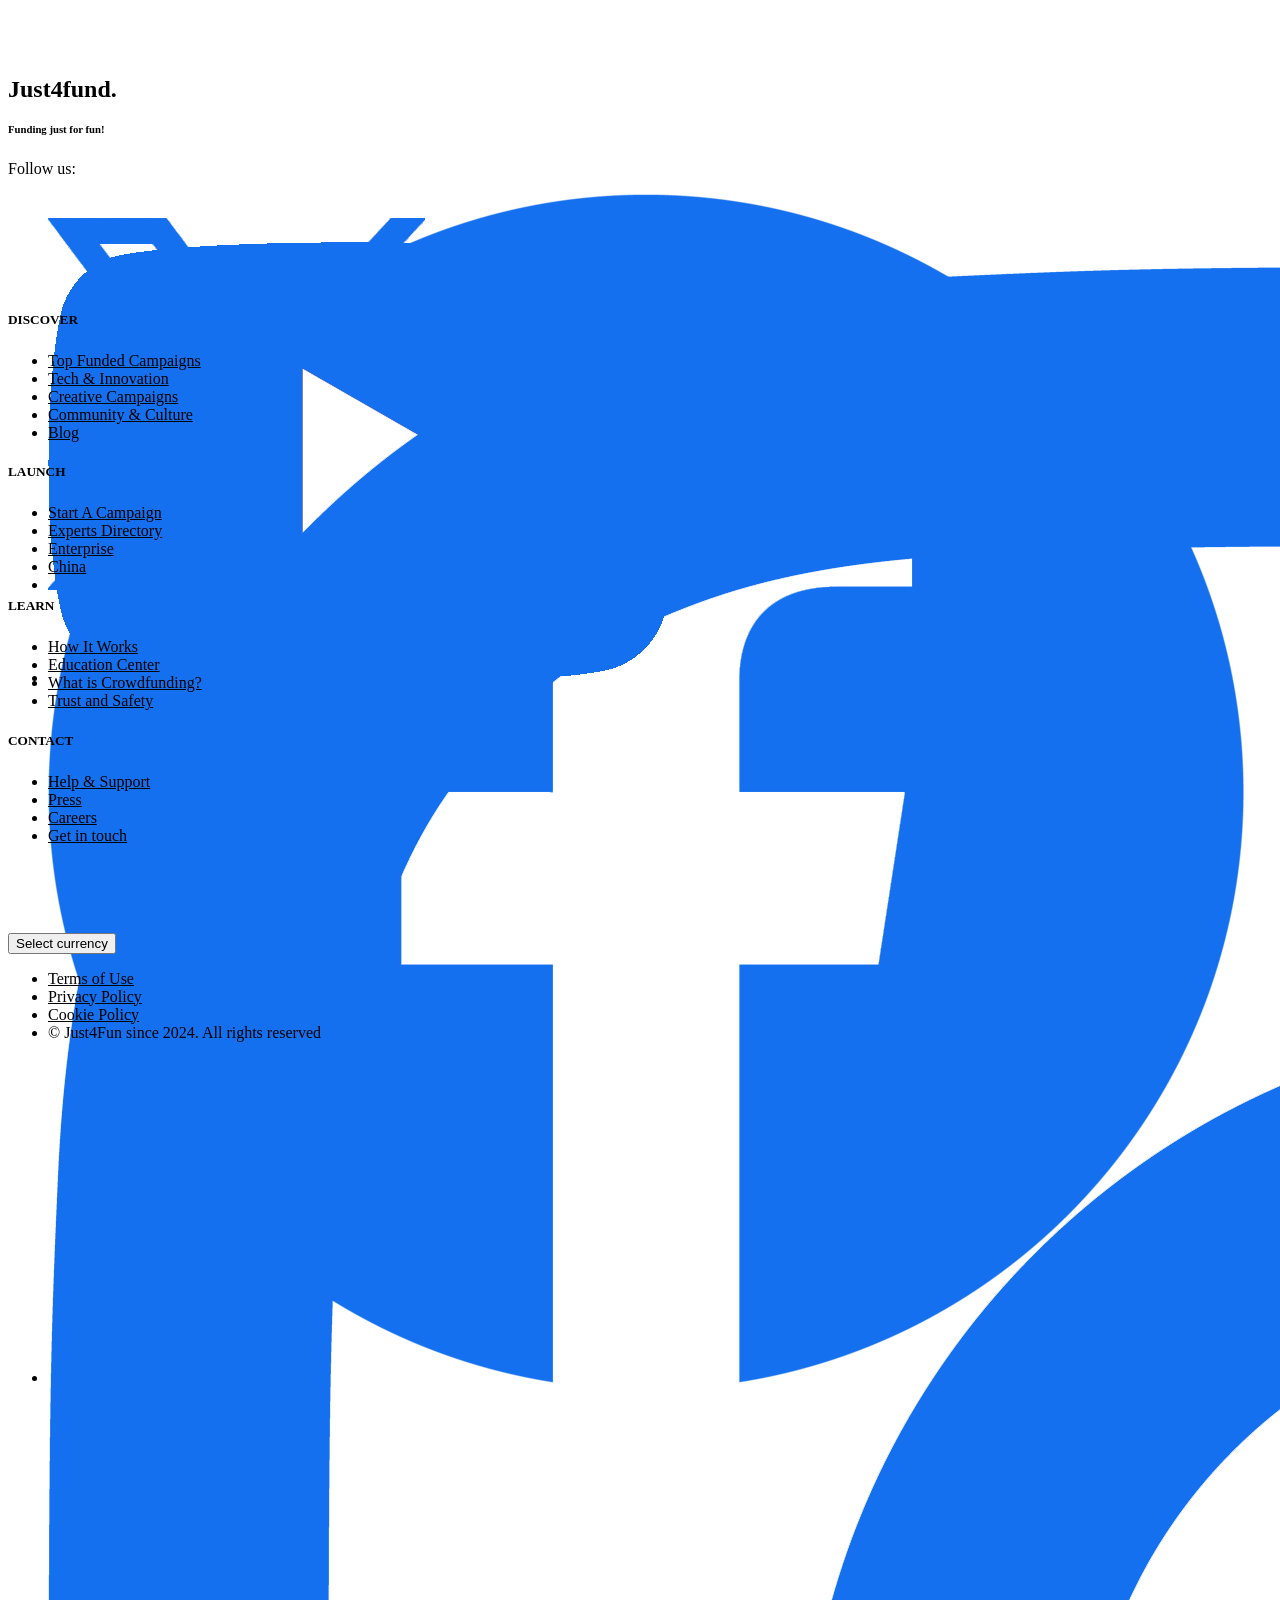
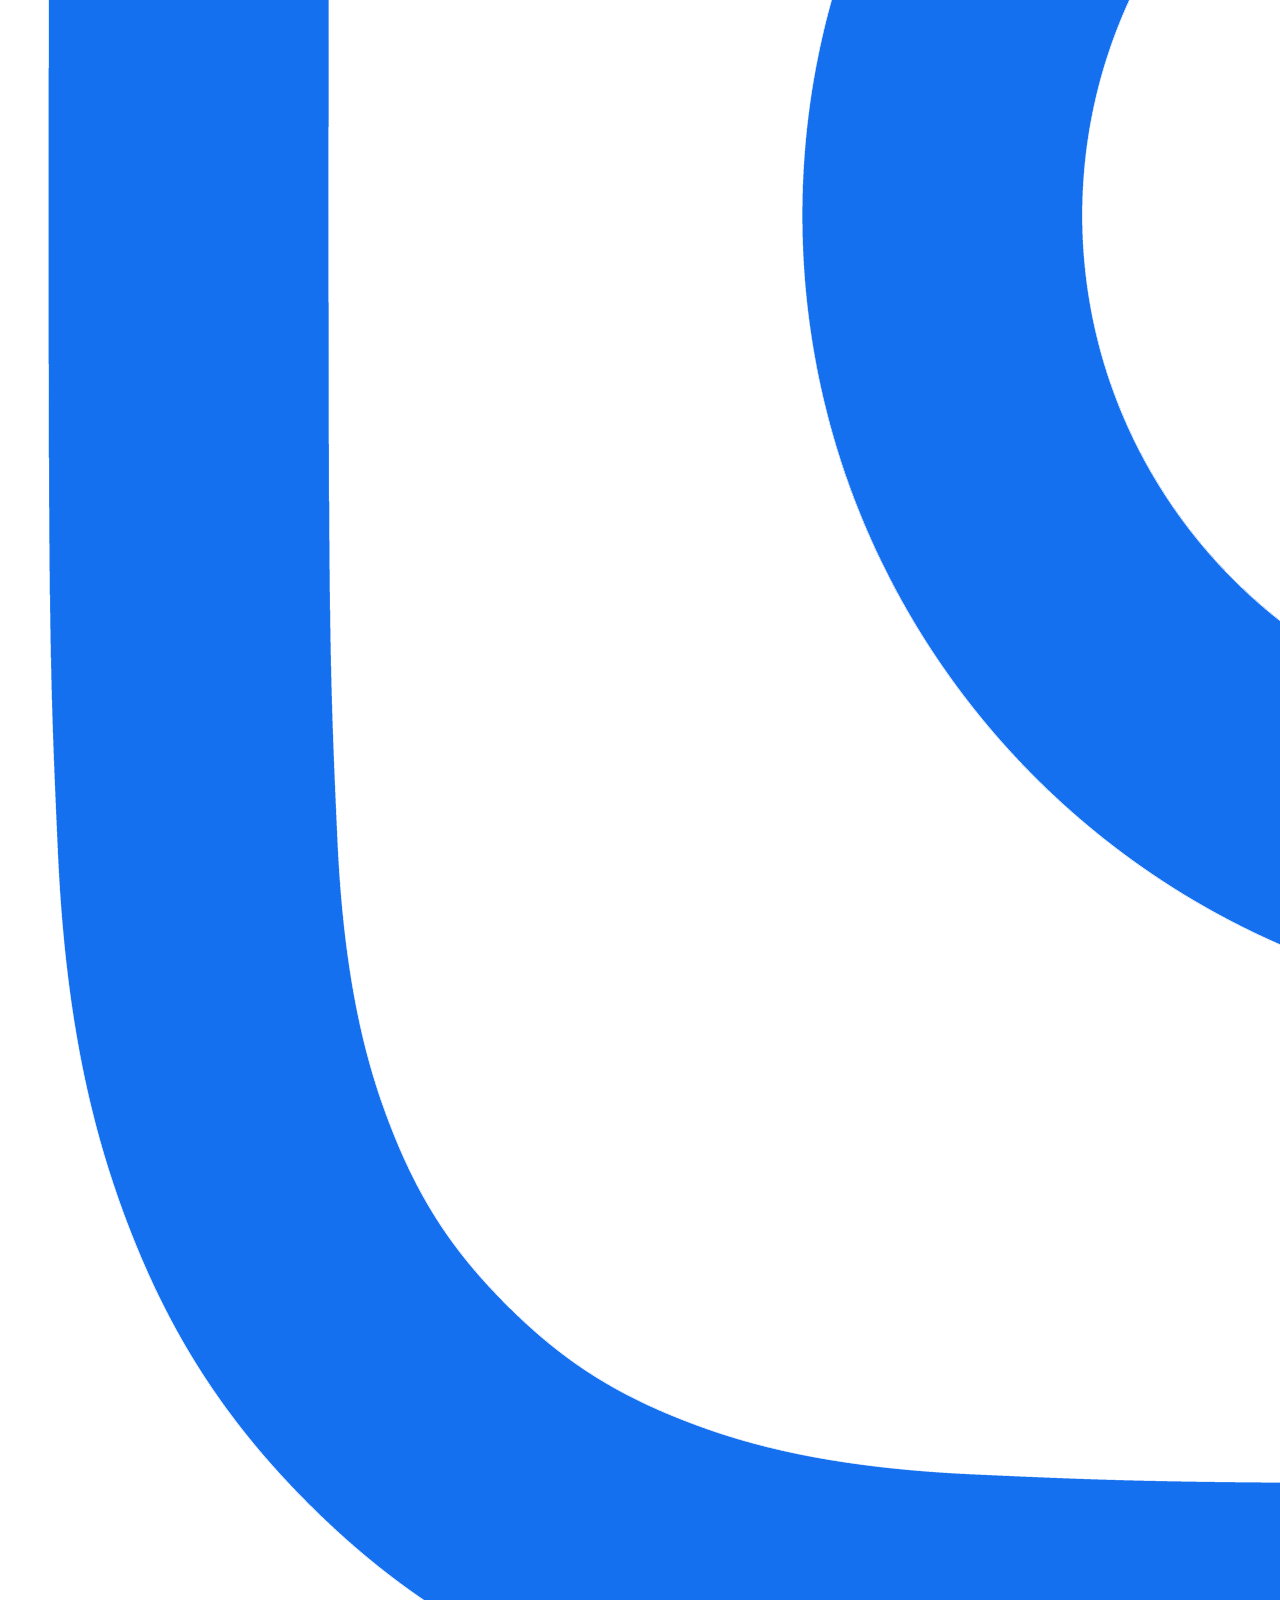
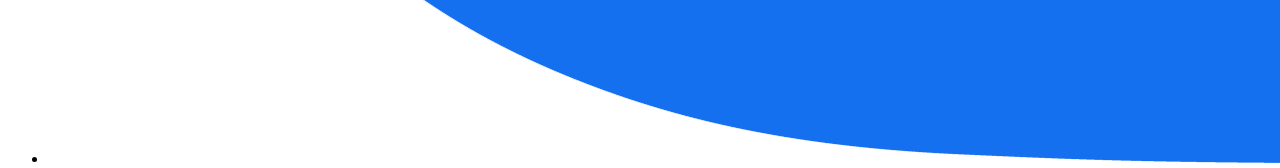
<file: layouts/common/AppFooter.html>
<!DOCTYPE html>
<html lang="en">
  <head>
    <style>
      .footer__top {
        padding: 3.25rem 0 3rem;
        border-top-color: var(--color-brand-600) !important;
      }
      .footer__top .container > div {
        gap: 2rem;
      }
      .footer__info {
        gap: 4rem;
      }
      .footer__title > h2 {
        line-height: 0.75;
        font-family: var(--font-lalezar);
      }
      .footer__title > h2 > span {
        color: var(--color-brand-600);
      }
      .footer__title > h6 {
        color: var(--color-text-description);
      }
      .footer__title > h2,
      .footer__contact > div {
        margin-bottom: 0.875rem;
      }
      .footer__contact > div {
        color: var(--color-text-icon-second);
      }
      .footer__contact ul {
        gap: 0.625rem;
      }
      .footer__contact li {
        width: 1.5rem;
        height: 1.5rem;
      }
      .footer__contact a img {
        object-fit: contain;
      }
      .footer__menu .footer__category a {
        color: var(--color-text-icon-primary);
      }
      .footer__category h5 {
        margin-bottom: 1.5rem;
        color: var(--color-text-description);
      }
      .footer__category ul {
        gap: 0.625rem;
      }
      .footer__bottom {
        padding: 1.5rem 0 1.6875rem;
        border-top-color: var(--color-brand-400) !important;
      }
      .footer__policy {
        column-gap: 2rem;
        row-gap: 0.625rem;
      }
      .footer__policy li a {
        color: var(--color-gray-400) !important;
      }
      .footer__bottom .btn.btn-1 {
        padding: 0.625rem 0.875rem;
        line-height: 1.4;
        color: var(--color-brand-700);
        border-color: var(--color-brand-300) !important;
      }
      .footer__top,
      .footer__bottom {
        background-color: var(--color-background-base-light);
      }
      @media only screen and (min-width: 1200px) {
        .footer__info {
          width: auto !important;
        }
        .footer__menu {
          max-width: 53.125rem;
        }
        .footer__policy {
          column-gap: 3rem;
        }
      }
    </style>
  </head>
  <body>
    <footer class="footer">
      <div class="footer__top border border-2 border-white">
        <div class="container container-padding-8">
          <div
            class="d-flex justify-content-between flex-wrap fs-6 fw-medium lh-base"
          >
            <div
              class="footer__info d-flex flex-row flex-xl-column flex-wrap w-100"
            >
              <div class="footer__title">
                <h2 class="fw-normal text-uppercase">
                  Just<span>4fund.</span>
                </h2>
                <h6 class="fs-small fw-medium mb-0">Funding just for fun!</h6>
              </div>
              <div class="footer__contact">
                <div>Follow us:</div>
                <ul class="d-flex align-items-center">
                  <li>
                    <a href="" class="d-block w-100 h-100">
                      <img
                        class="h-100"
                        src="../../assets/images/contact/facebook.png"
                        alt="facebook"
                        loading="lazy"
                      />
                    </a>
                  </li>
                  <li>
                    <a href="" class="d-block w-100 h-100">
                      <img
                        class="h-100"
                        src="../../assets/images/contact/x.png"
                        alt="x"
                        loading="lazy"
                      />
                    </a>
                  </li>
                  <li>
                    <a href="" class="d-block w-100 h-100">
                      <img
                        class="h-100"
                        src="../../assets/images/contact/youtube.png"
                        alt="youtube"
                        loading="lazy"
                      />
                    </a>
                  </li>
                  <li>
                    <a href="" class="d-block w-100 h-100">
                      <img
                        class="h-100"
                        src="../../assets/images/contact/instagram.png"
                        alt="instagram"
                        loading="lazy"
                      />
                    </a>
                  </li>
                </ul>
              </div>
            </div>
            <div class="footer__menu row w-100">
              <div class="col-12 col-sm-6 col-lg-3">
                <div class="footer__category">
                  <h5 class="fw-normal ln-1-75 text-uppercase">DISCOVER</h5>
                  <ul class="d-flex flex-column">
                    <li><a href="">Top Funded Campaigns</a></li>
                    <li><a href="">Tech & Innovation</a></li>
                    <li><a href="">Creative Campaigns</a></li>
                    <li><a href="">Community & Culture</a></li>
                    <li><a href="">Blog</a></li>
                  </ul>
                </div>
              </div>
              <div class="col-12 col-sm-6 col-lg-3">
                <div class="footer__category">
                  <h5 class="fw-normal ln-1-75 text-uppercase">LAUNCH</h5>
                  <ul class="d-flex flex-column">
                    <li><a href="">Start A Campaign</a></li>
                    <li><a href="">Experts Directory</a></li>
                    <li><a href="">Enterprise</a></li>
                    <li><a href="">China</a></li>
                  </ul>
                </div>
              </div>
              <div class="col-12 col-sm-6 col-lg-3">
                <div class="footer__category">
                  <h5 class="fw-normal ln-1-75 text-uppercase">LEARN</h5>
                  <ul class="d-flex flex-column">
                    <li><a href="">How It Works</a></li>
                    <li><a href="">Education Center</a></li>
                    <li><a href="">What is Crowdfunding?</a></li>
                    <li><a href="">Trust and Safety</a></li>
                  </ul>
                </div>
              </div>
              <div class="col-12 col-sm-6 col-lg-3">
                <div class="footer__category">
                  <h5 class="fw-normal ln-1-75 text-uppercase">CONTACT</h5>
                  <ul class="d-flex flex-column">
                    <li><a href="">Help & Support</a></li>
                    <li><a href="">Press</a></li>
                    <li><a href="">Careers</a></li>
                    <li><a href="">Get in touch</a></li>
                  </ul>
                </div>
              </div>
            </div>
          </div>
        </div>
      </div>
      <div class="footer__bottom border border-white">
        <div class="container container-padding-8">
          <div
            class="d-flex justify-content-between align-items-center flex-wrap fs-small fw-normal lh-base"
          >
            <button
              type="button"
              class="btn btn-3 fs-small text-uppercase d-none d-lg-block"
            >
              Select currency
            </button>
            <ul class="footer__policy d-flex flex-wrap">
              <li>
                <a href="">Terms of Use</a>
              </li>
              <li>
                <a href="">Privacy Policy</a>
              </li>
              <li>
                <a href="">Cookie Policy</a>
              </li>
              <li>
                <a>© Just4Fun since 2024. All rights reserved</a>
              </li>
            </ul>
          </div>
        </div>
      </div>
    </footer>
  </body>
</html>
</file>
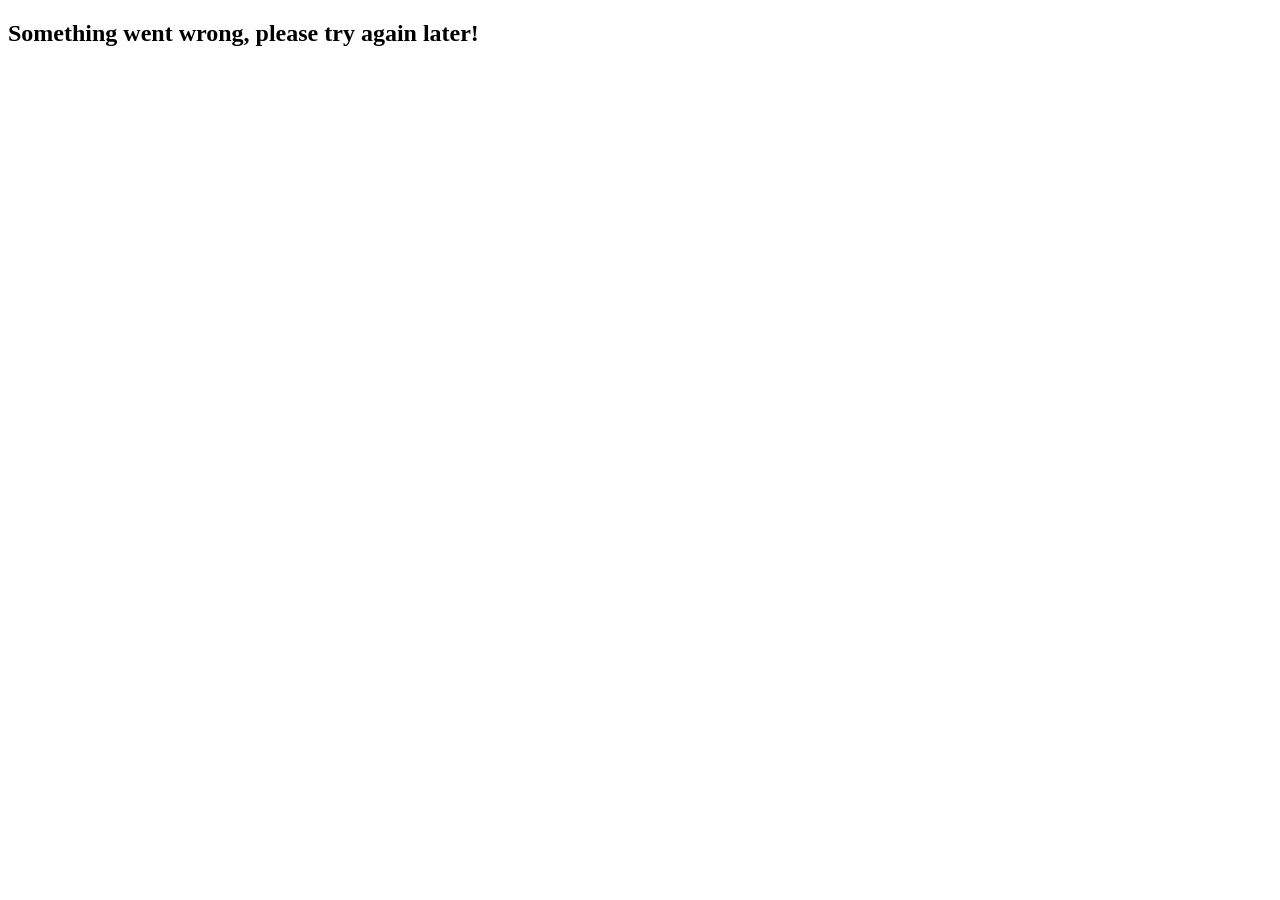
<file: pages/404/NotFoundPage.html>
<!DOCTYPE html>
<html lang="en">
  <head>
    <style>
      .page__404 {
        height: 50dvh;
      }
    </style>
  </head>
  <body>
    <section class="page__404 d-flex align-items-center justify-content-center">
      <div class="container">
        <h2 class="text-center">
          Something went wrong, please try again later!
        </h2>
      </div>
    </section>
  </body>
</html>
</file>
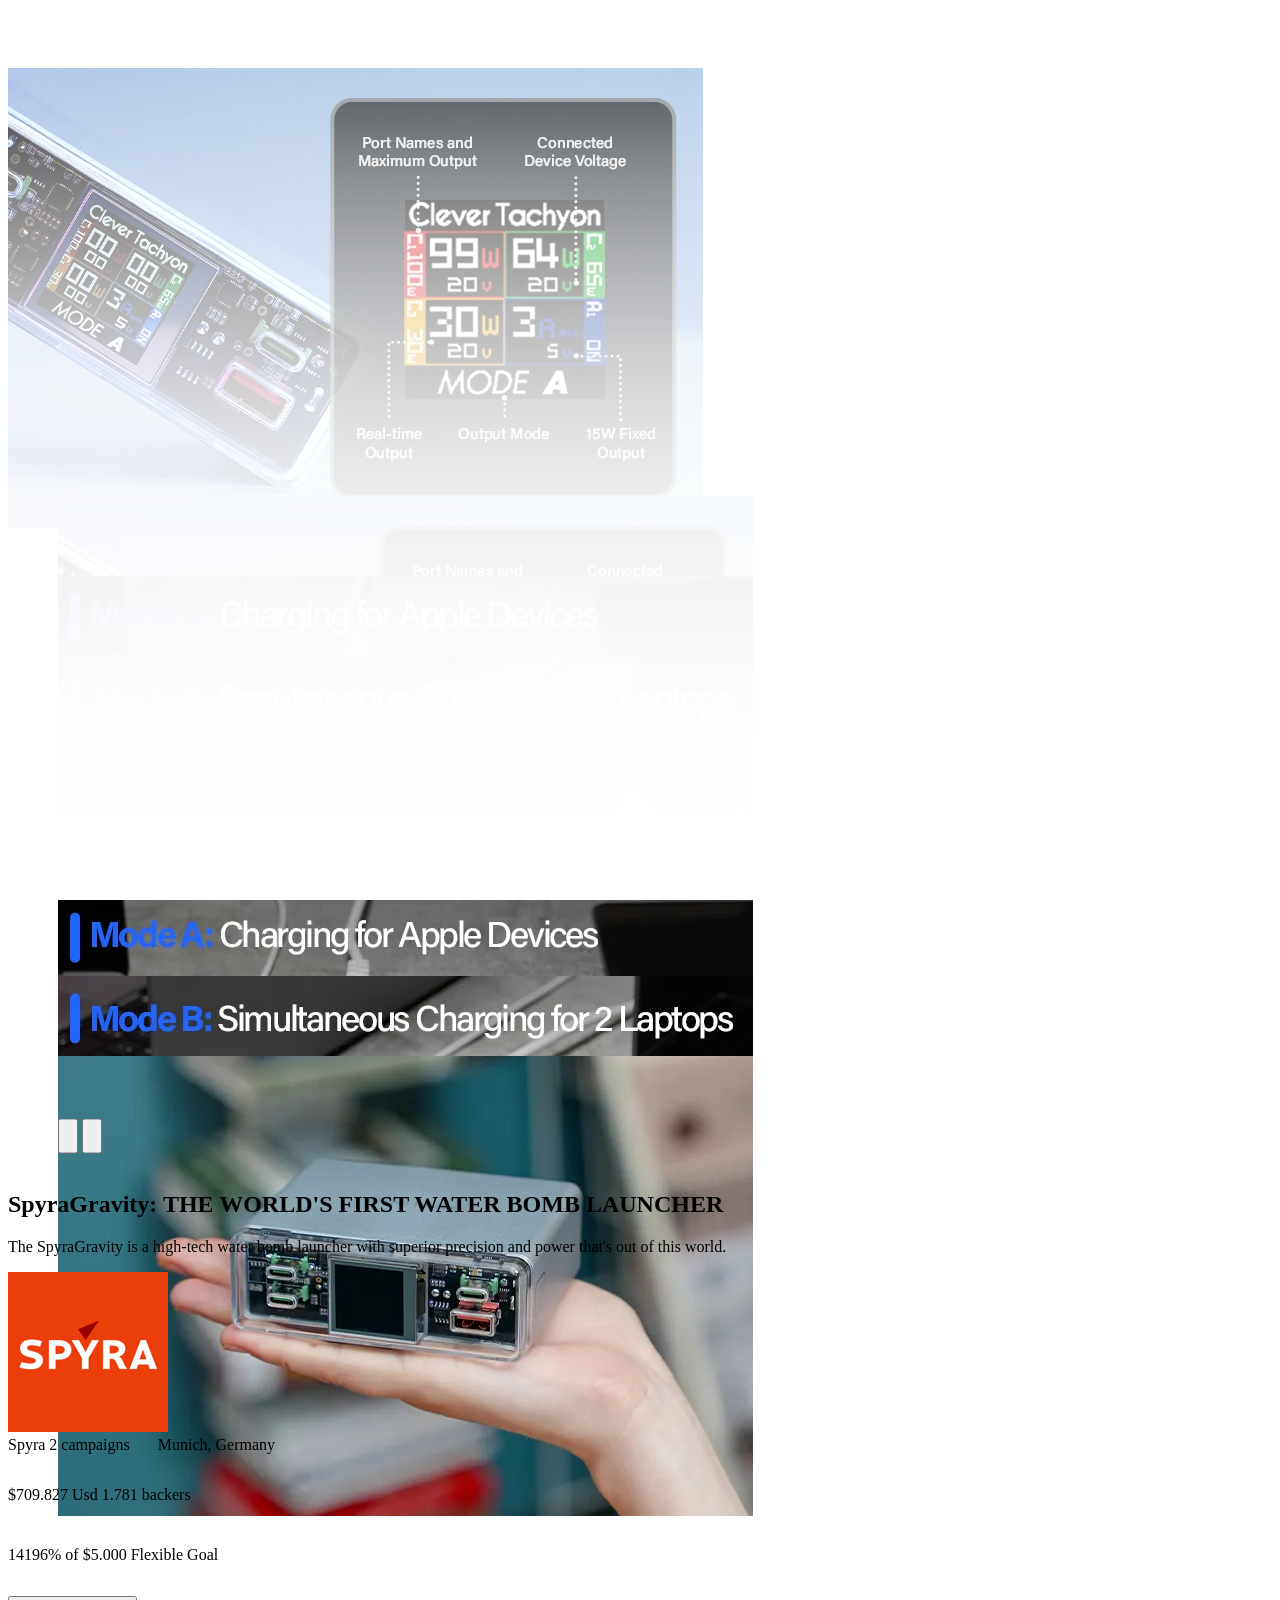
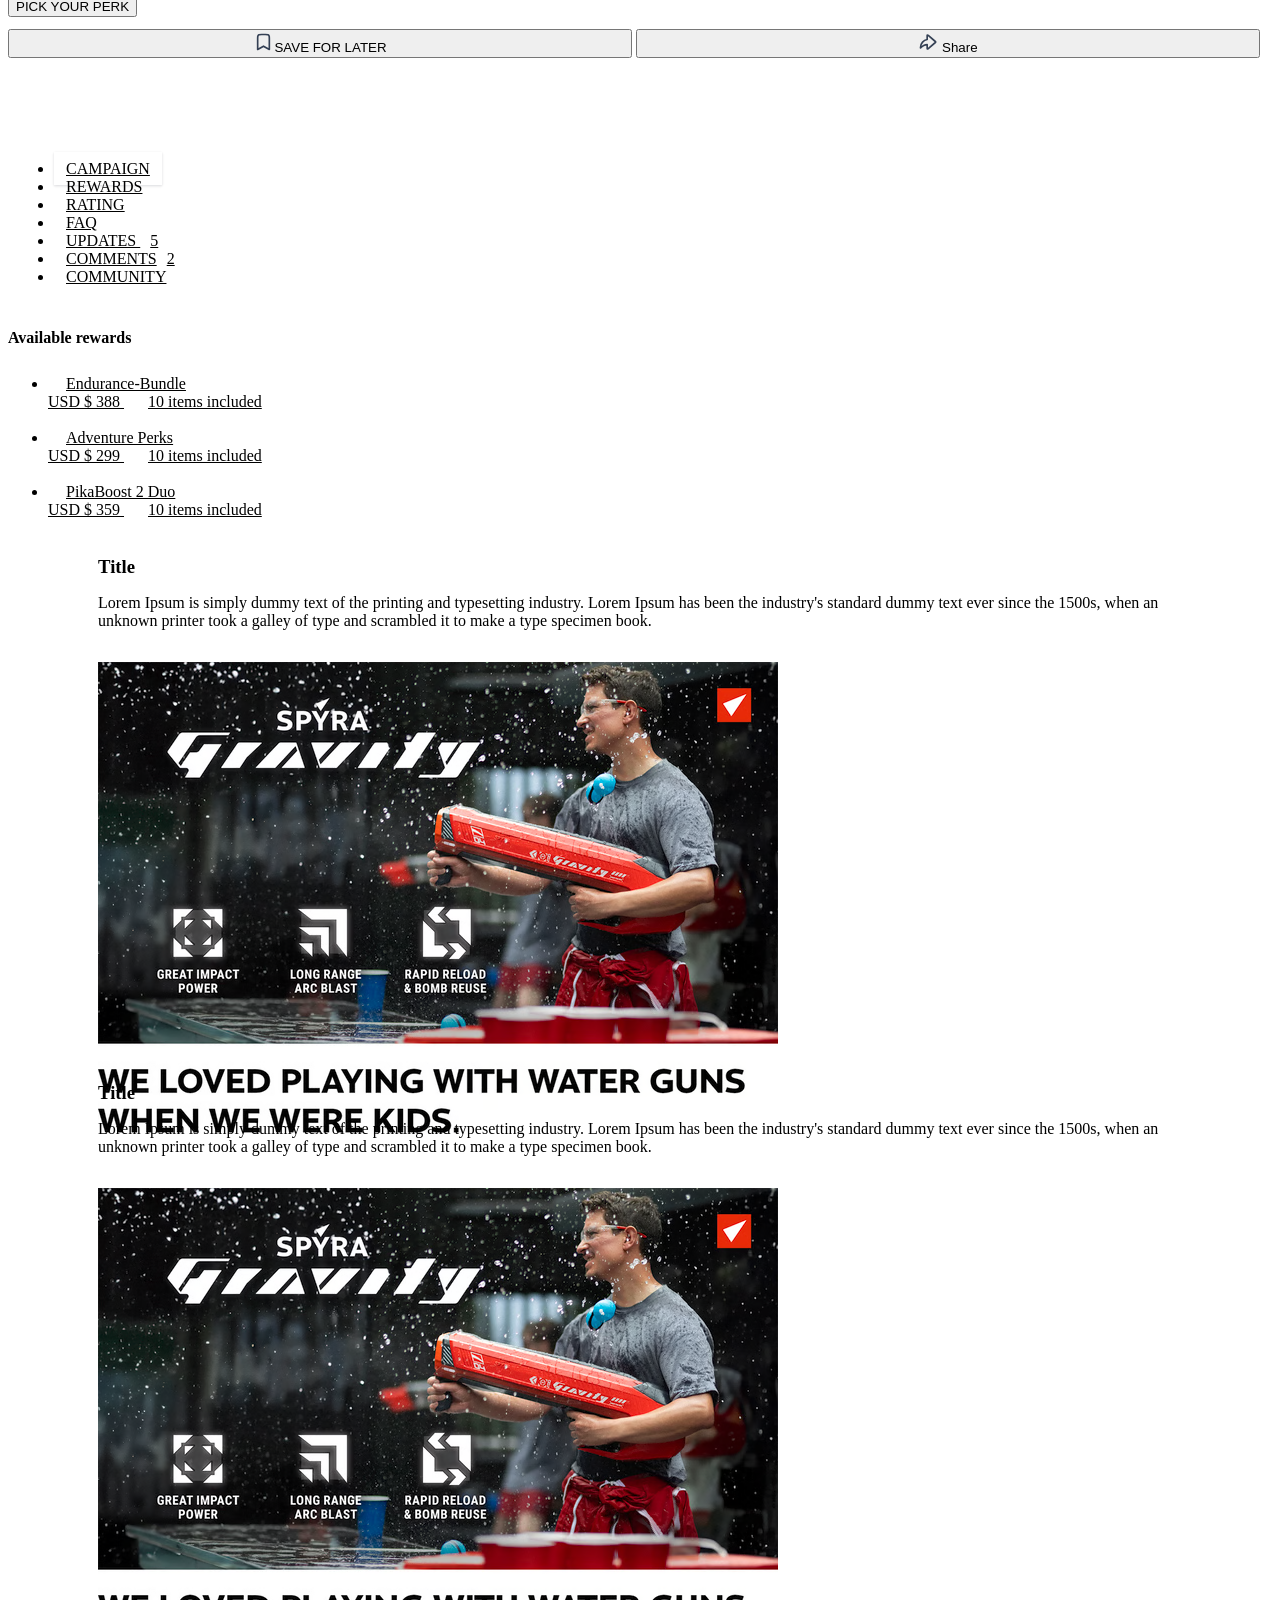
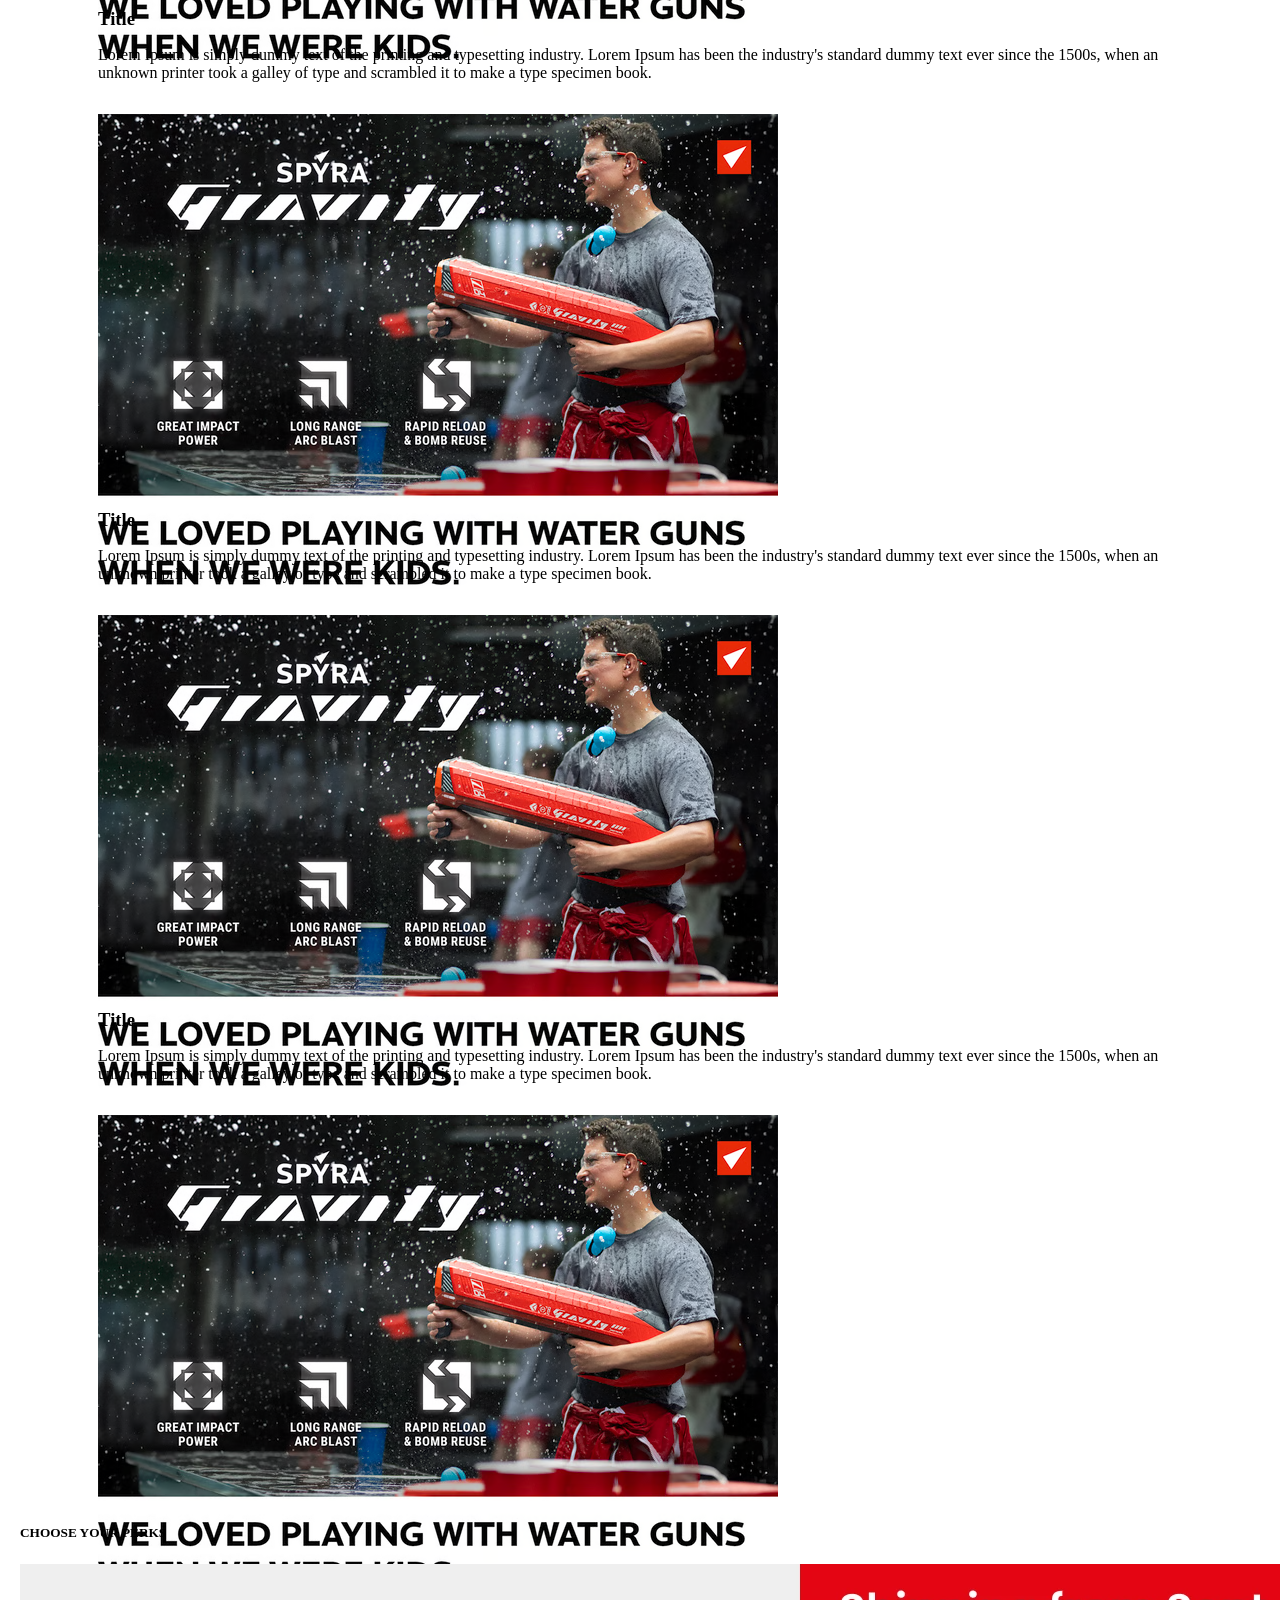
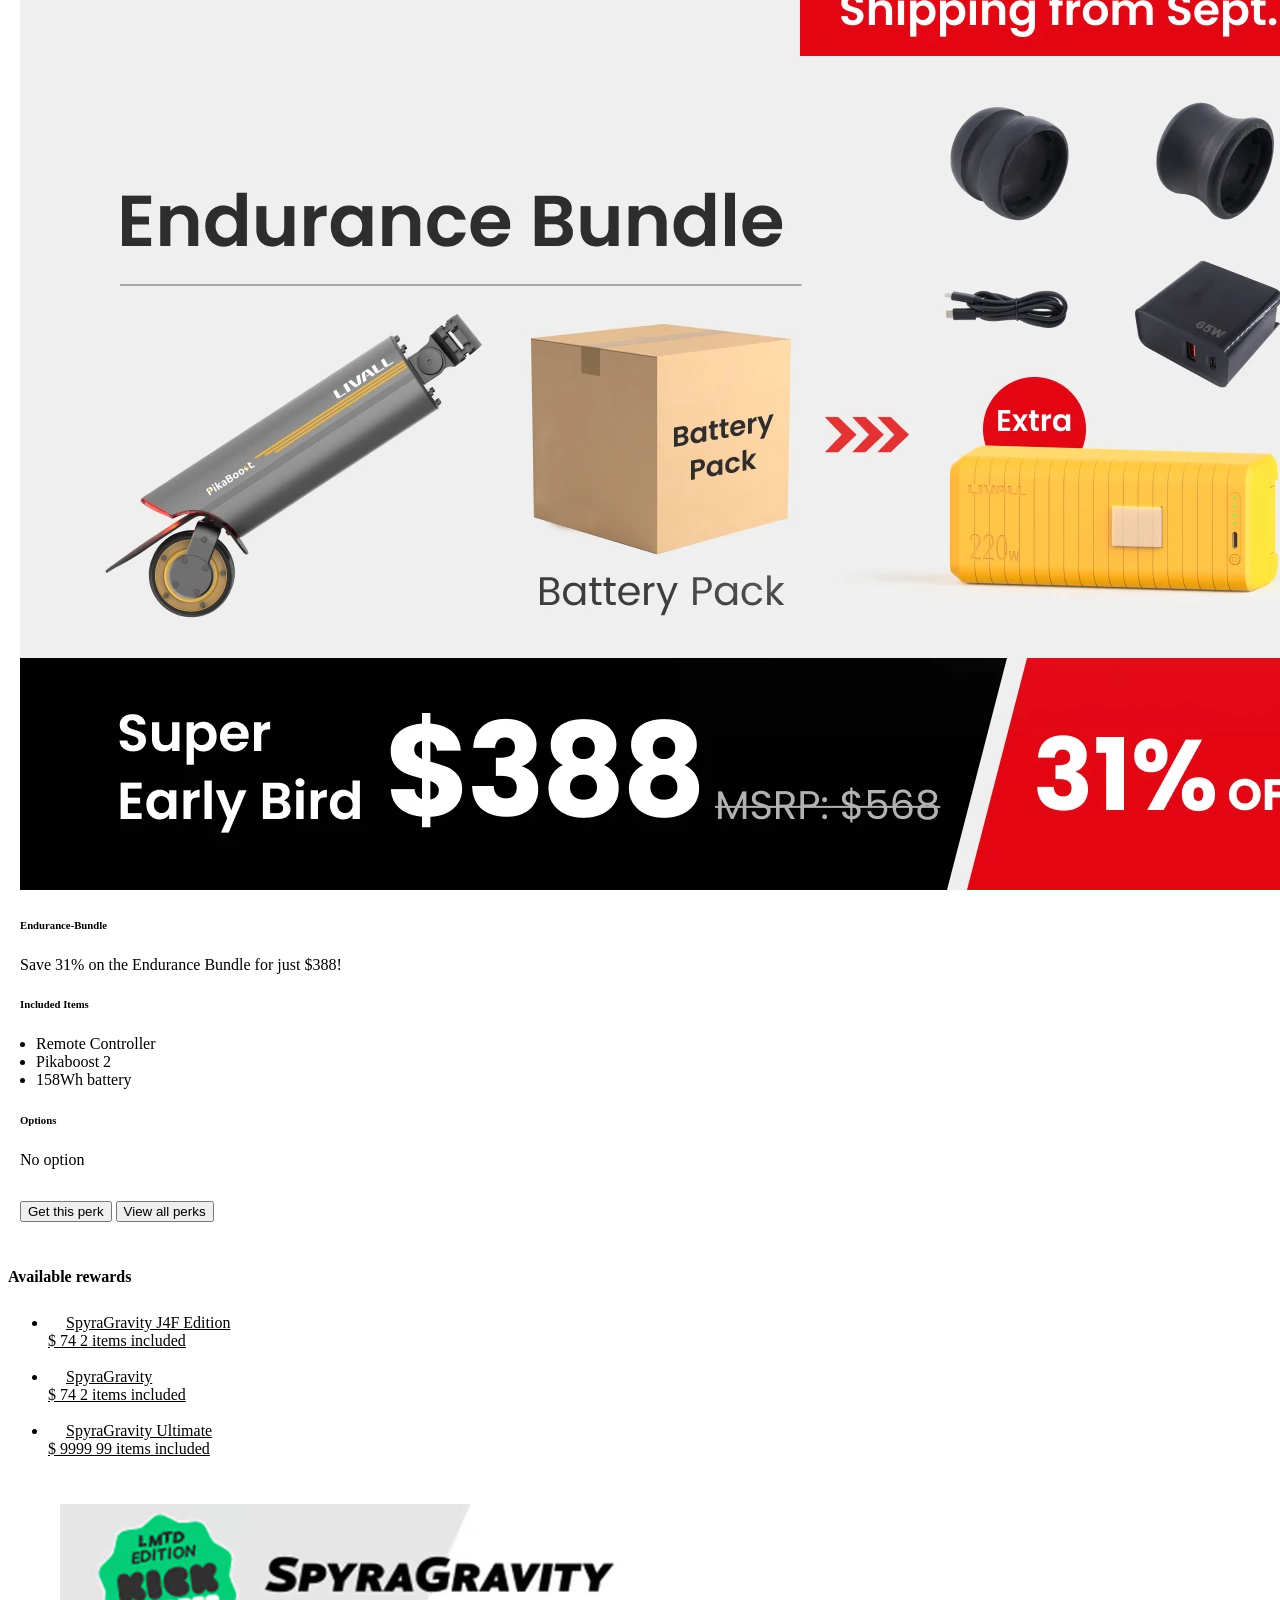
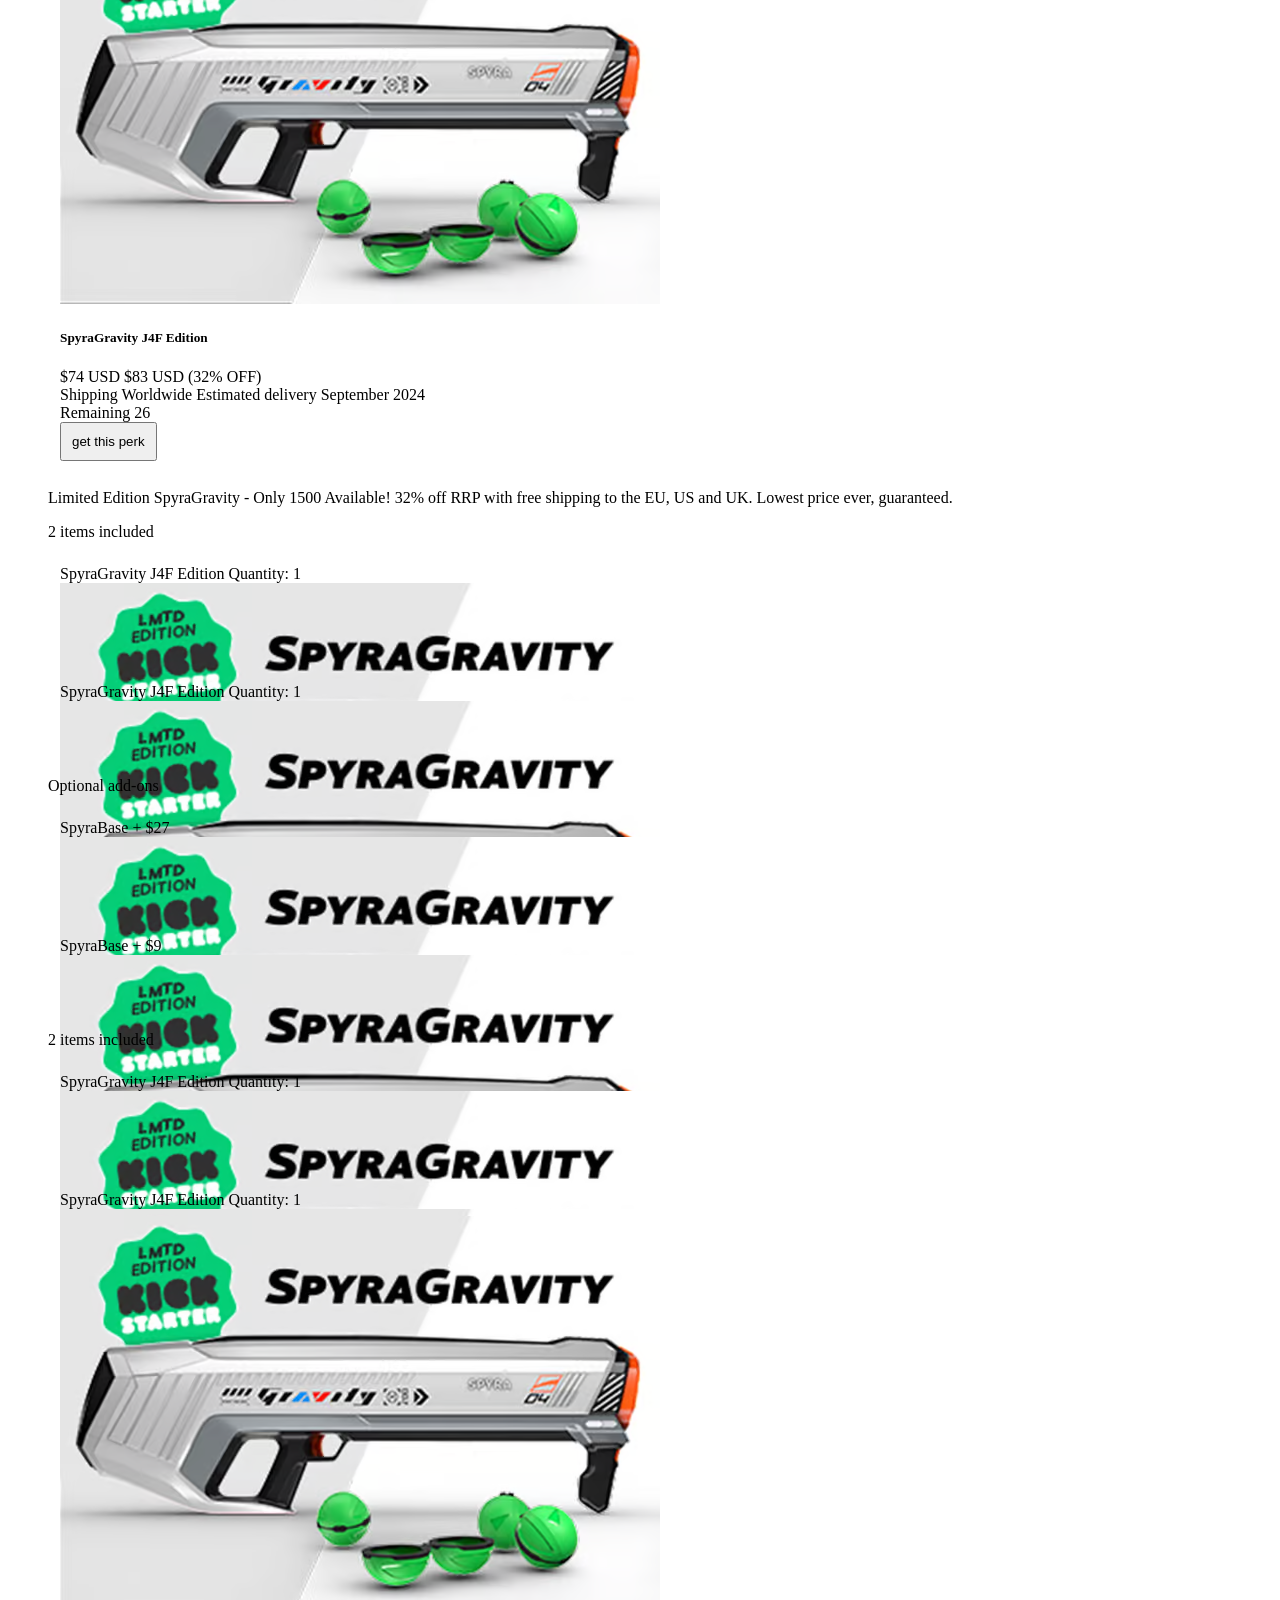
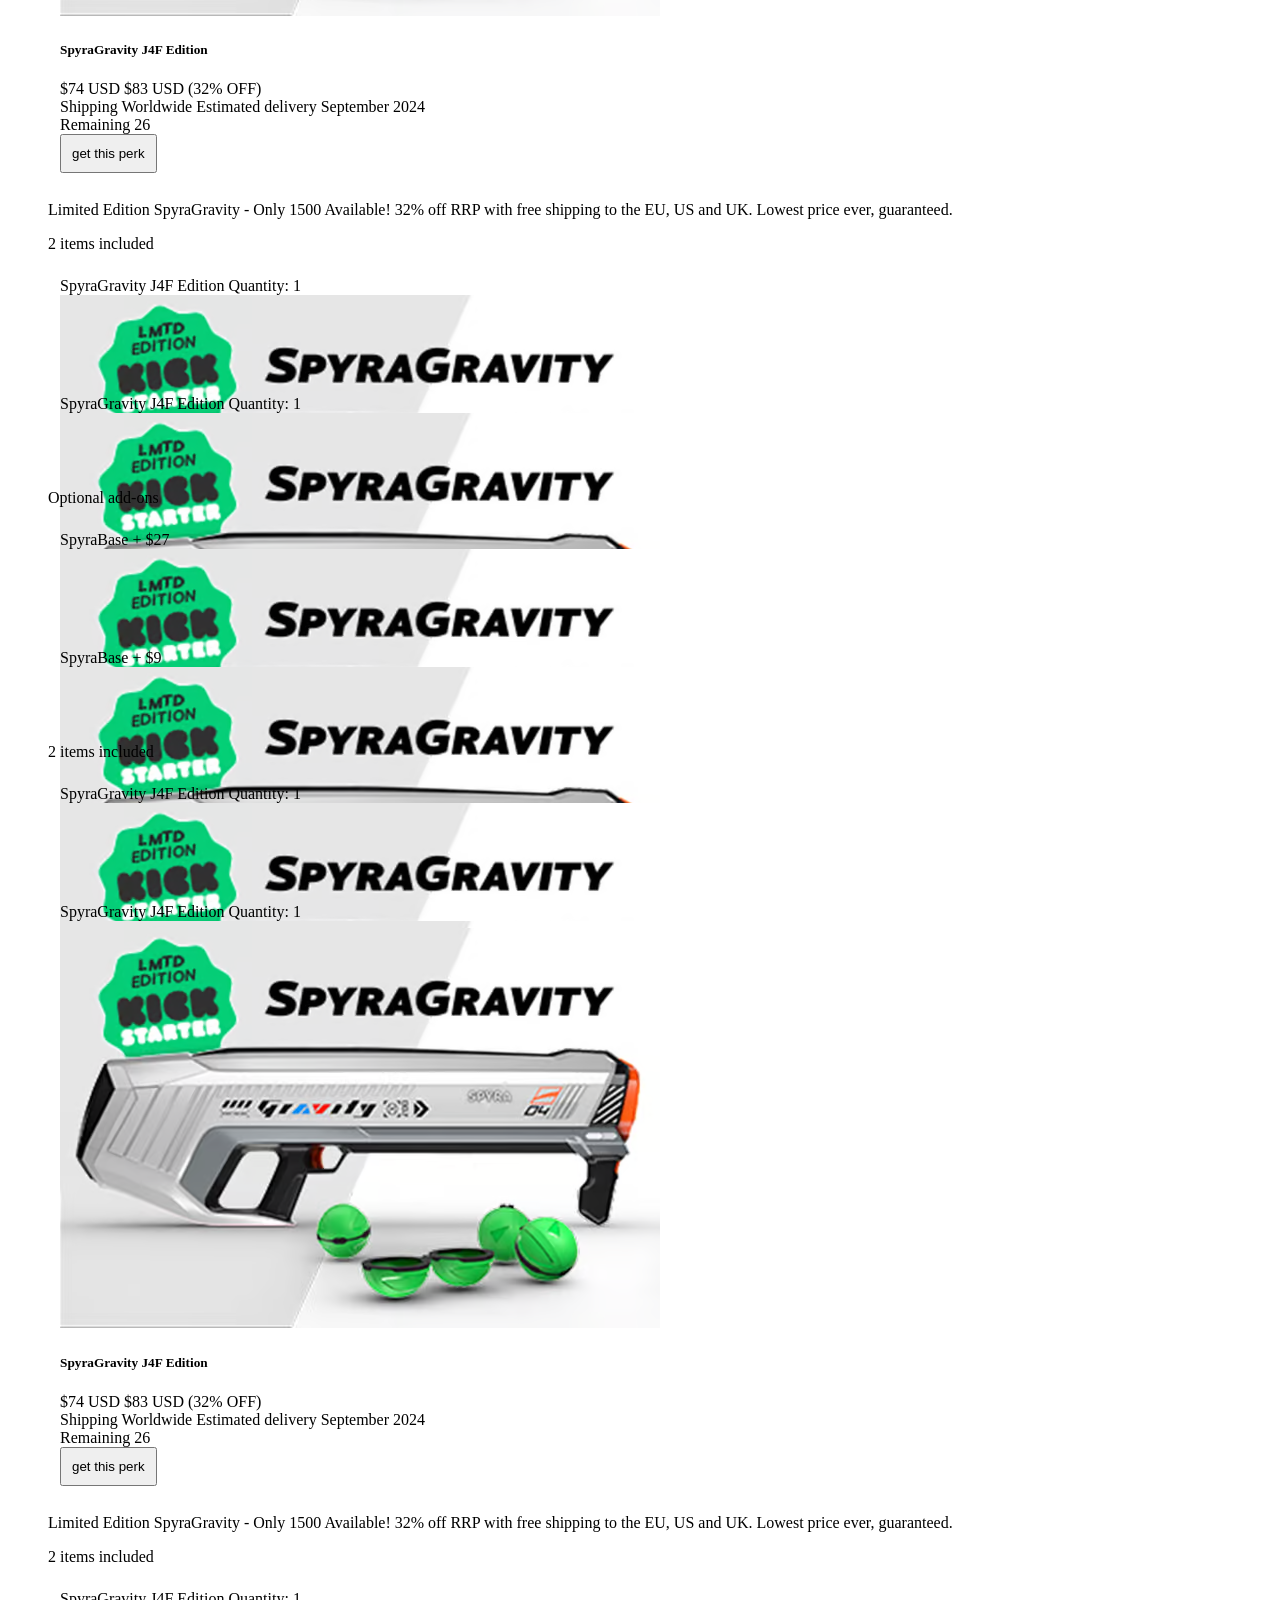
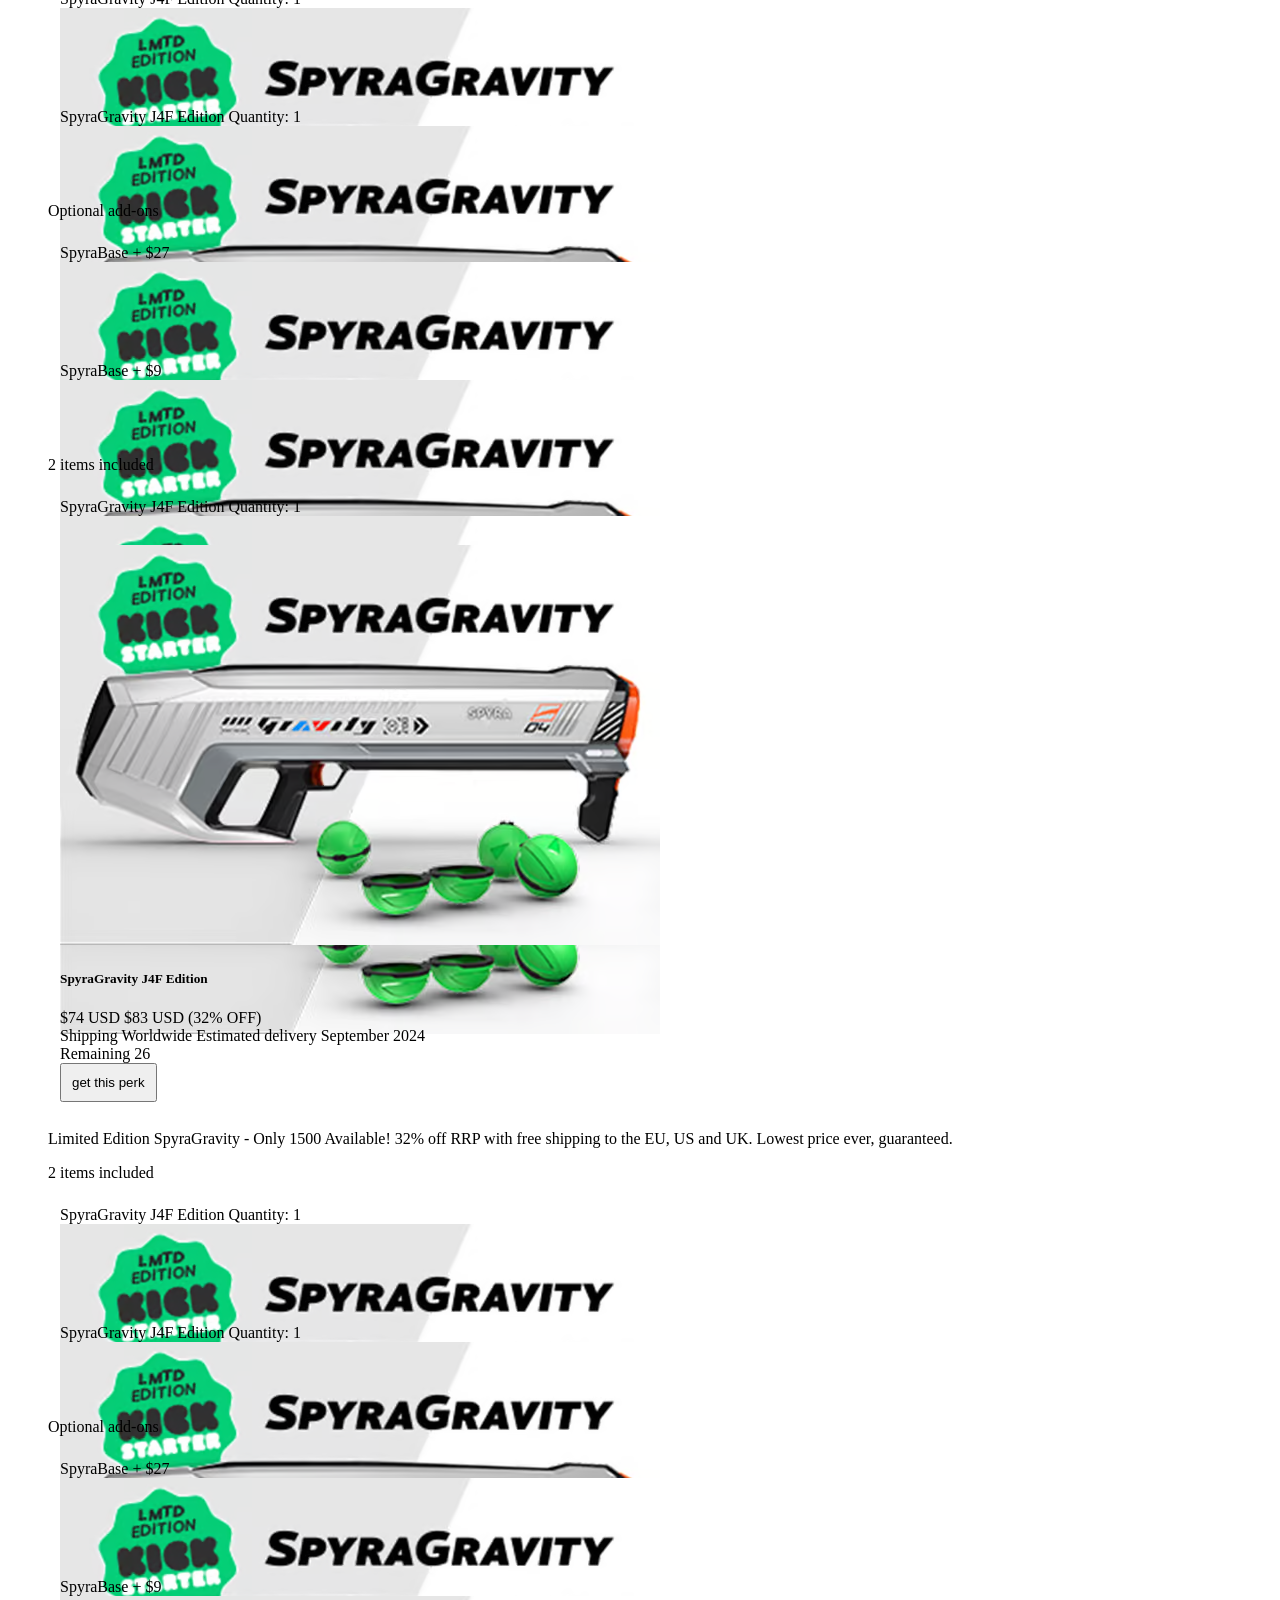
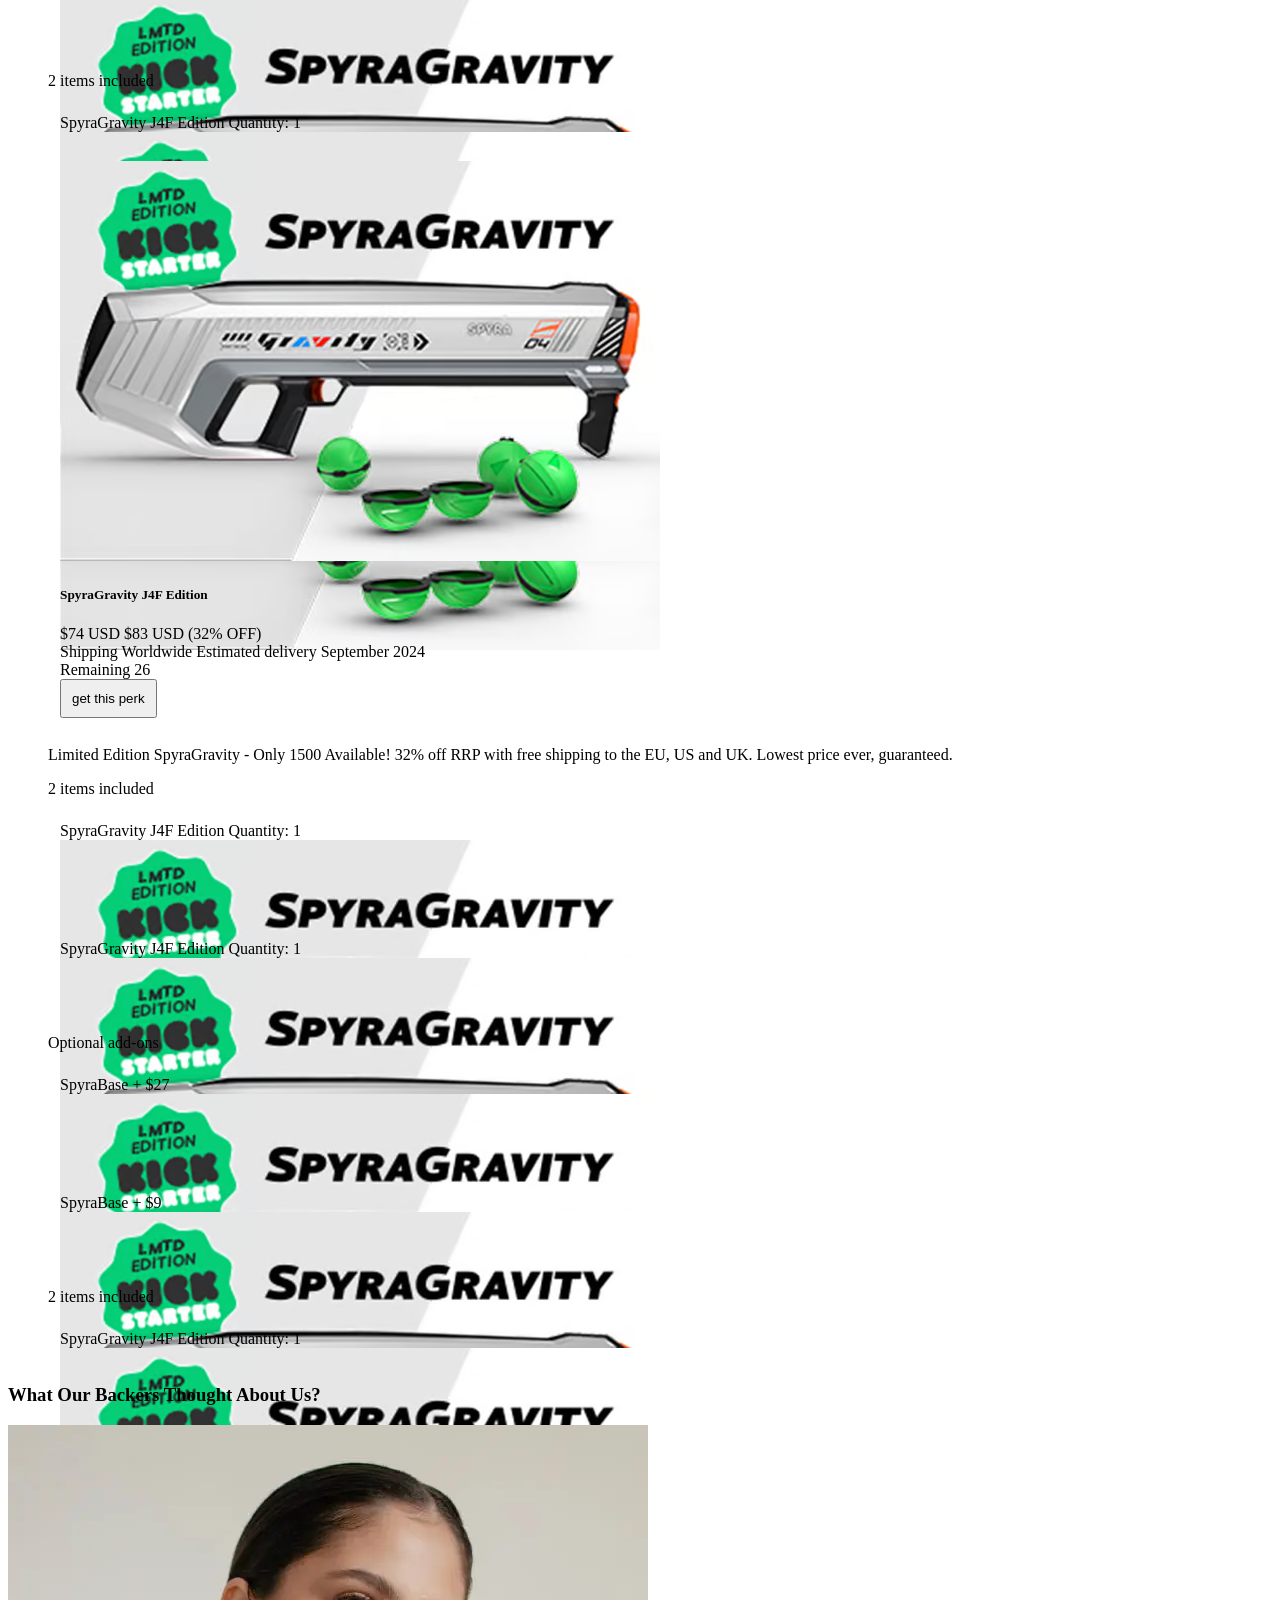
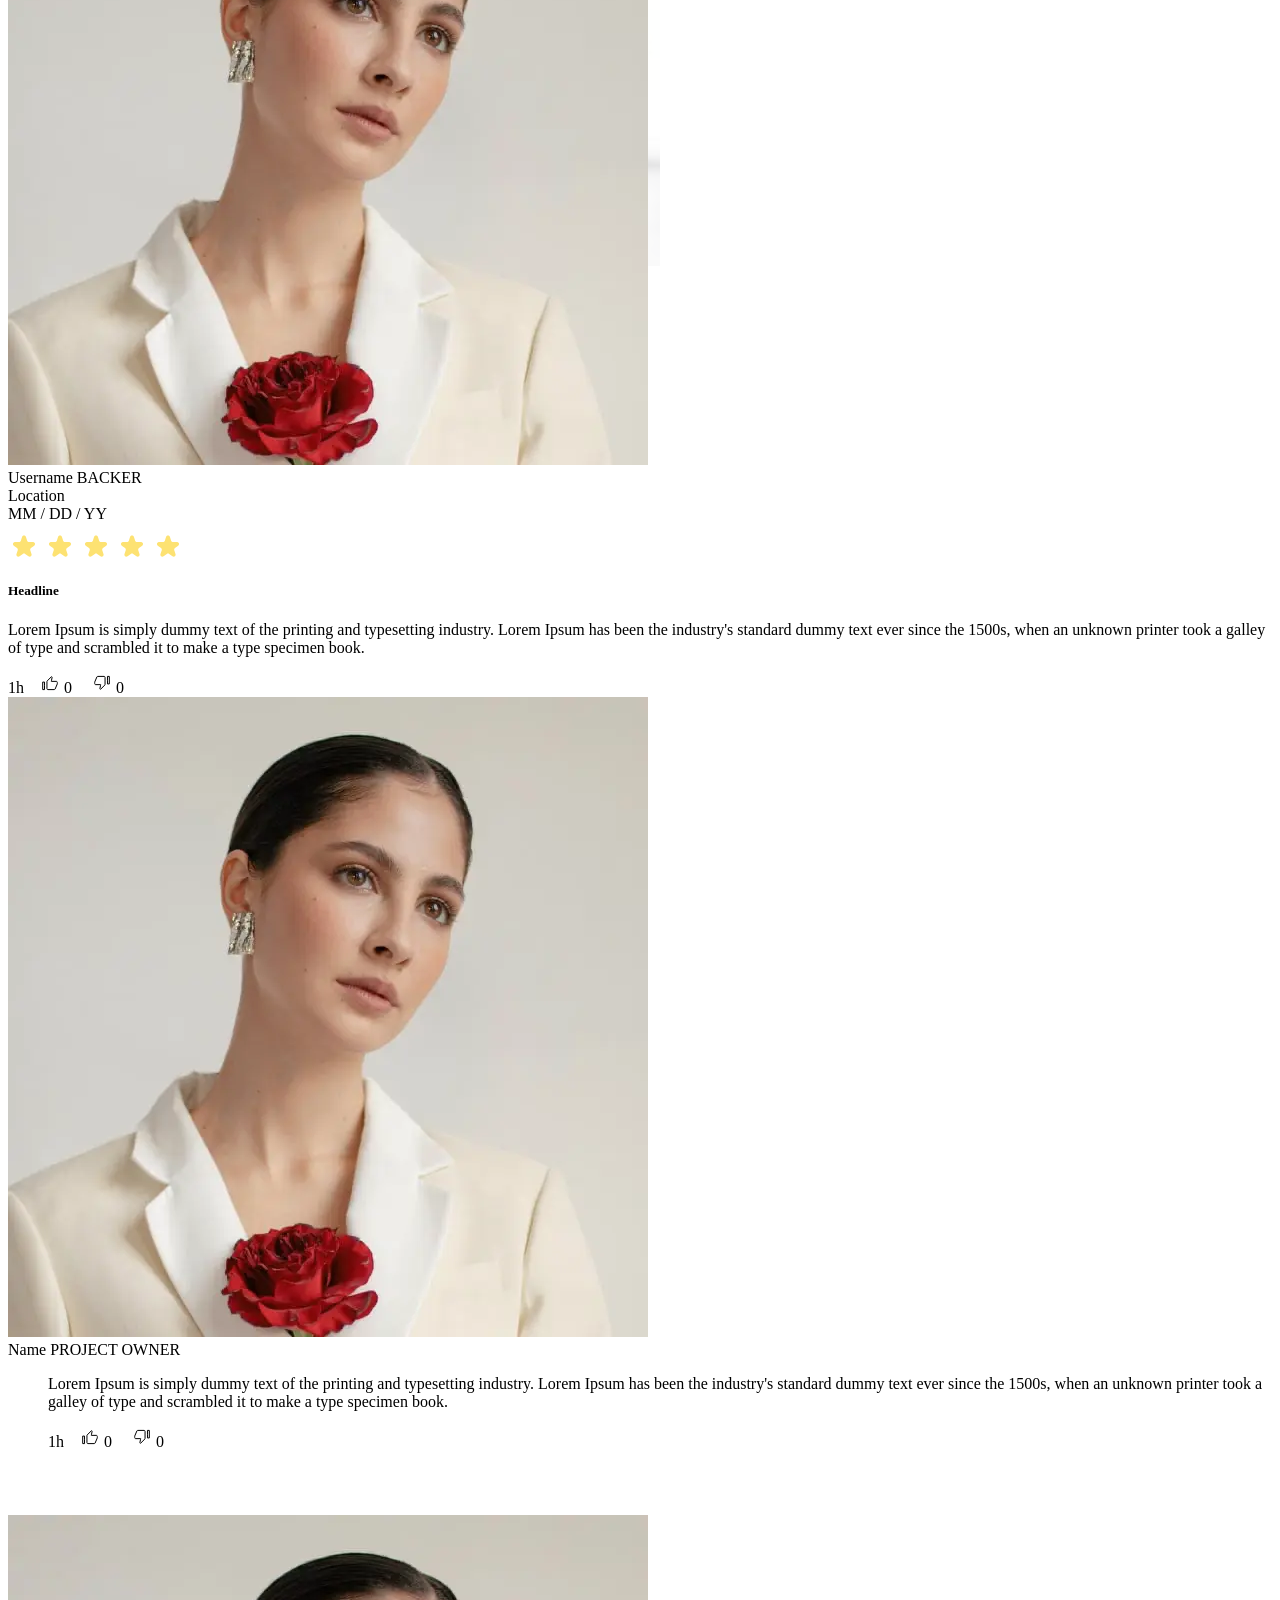
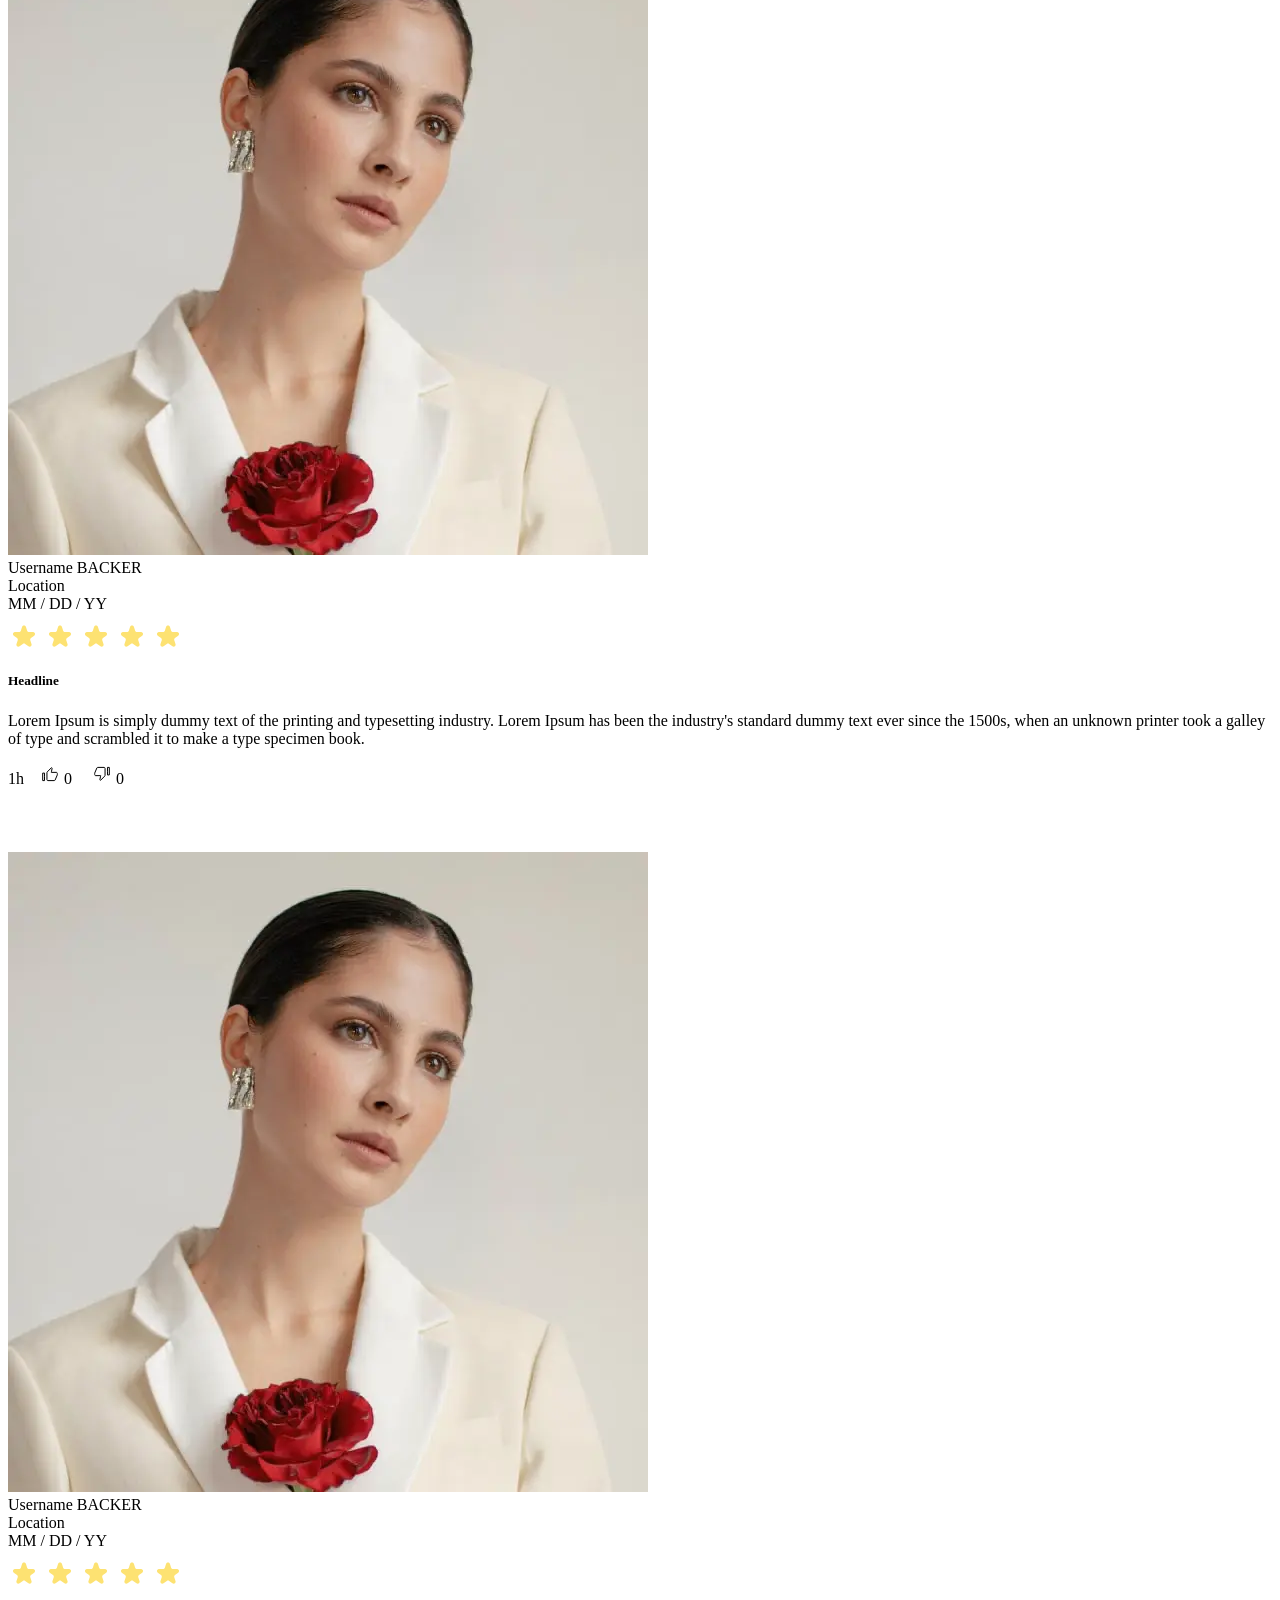
<file: pages/campaign/CampaignPage.html>
<!DOCTYPE html>
<html lang="en">
  <head>
    <style>
      #header {
        position: sticky;
      }
      .divider-1 {
        margin: 0 0.75rem;
        height: 1.25rem;
      }
      .nav-sub-tabs .nav-sub-link.active::before,
      .user__img--border::before,
      .reply__content::before {
        content: "";
        position: absolute;
        top: 0;
        left: 0;
      }
      .user__img--border::before {
        width: 100%;
        height: 100%;
        border: 0.75px solid var(--color-black);
        opacity: 0.08;
        border-radius: 99rem;
      }
      /* --------------------------------------------------------------------------------------- */
      /* campaign card  */
      .campaign__card {
        padding: 3.75rem 0 5rem;
        column-gap: 4.5rem;
      }
      .campaign__card__img .card__main__img {
        height: 26rem;
      }
      .campaign__card__img .card__sub__img {
        padding: 0 3.125rem;
      }
      .campaign__card .slider .slider-wrapper {
        margin: 0 -0.4375rem;
      }
      .campaign__card .slider .slide-item {
        padding: 0 0.4375rem;
      }
      .campaign__card .slide-item > * {
        width: 7.5rem;
        height: 5rem;
      }
      .campaign__card .slide-item:first-child > * {
        border: 2px solid var(--color-brand-600);
      }
      .campaign__card .slider .button-slider {
        --button-slider-size: 2.25rem;
        padding: 0.5rem;
        top: 50%;
        transform: translateY(-50%);
      }
      .campaign__card__info,
      .perk__description p,
      .perk__included li,
      .perk__options span,
      .rewards__card,
      .rating__tab,
      .question__callout span,
      .update__item,
      .update__action .btn.btn-2 span,
      .community__content h5,
      .backers__summary h6,
      .item__title h4 {
        color: var(--color-gray-800);
      }
      .campaign__card__info .card__user .user__label,
      .update__item .user__label,
      .comment__wrapper .user__label,
      .community__tab h5 > span {
        color: var(--color-gray-500);
      }
      .update__item h5 {
        color: var(--color-gray-400);
      }
      .campaign__card__info .card__user .divider-1 {
        height: 24px;
      }
      .campaign__card__info .card__data {
        background-color: var(--color-white);
      }
      .campaign__card__info .card__data .progress {
        margin: 0.625rem 0 1.25rem;
        height: 0.75rem;
      }
      .campaign__card__info .card__btn .btn-2 {
        width: calc((100% / 2) - 0.5rem);
      }
      .campaign__card__img .card__sub__img,
      .campaign__card__info .card__btn > div,
      .rewards__details .included__item {
        margin-top: 0.75rem;
      }
      .campaign__card__info .card__data,
      .update__item .hr-1 {
        margin: 2rem 0;
      }
      /* --------------------------------------------------------------------------------------- */
      /* campaign main  */
      .campaign__main .campaign__tabs {
        max-width: 50.75rem;
        background-color: var(--color-gray-50);
        border: 1px solid var(--color-gray-200);
        padding: 0.375rem;
      }
      .campaign__tabs .nav-tabs {
        gap: 0.25rem;
      }
      .campaign__tabs .nav-tabs::-webkit-scrollbar {
        display: none;
      }
      .nav-tabs .nav-link {
        color: var(--color-gray-500);
        padding: 0.5rem 0.75rem;
        border: none;
        margin-bottom: 0;
      }
      .nav-tabs .nav-link.active {
        border-radius: var(--border-radius-sm);
        box-shadow: 0px 1px 2px rgba(16, 24, 40, 0.06),
          0px 1px 3px rgba(16, 24, 40, 0.1);
      }
      .nav-tabs .nav-link .count {
        border-radius: var(--border-radius-full);
        outline: 1px solid var(--color-gray-200);
        padding: 0.125rem 0.625rem;
      }
      .nav-tabs .nav-link.active,
      .nav-tabs .nav-link .count,
      .update__action,
      .item__title .time {
        color: var(--color-gray-700);
      }
      .nav-tabs .nav-link:hover,
      .nav-tabs .nav-link.active {
        border-color: transparent;
      }
      /* --------------------------------------------------------------------------------------- */
      .campaign__card,
      .tab-content .content__wrapper,
      .faq__tab {
        row-gap: 2.5rem;
      }
      .nav-sub-tabs,
      .community__content .backers,
      .tag__list {
        gap: 1rem;
      }
      .nav-sub-link {
        padding-right: 0.125rem;
        padding-left: 1.125rem;
      }
      .nav-sub-link > div,
      .old__price,
      .rating__sorted,
      .feedback__time,
      .user__position,
      .backers__summary p,
      .item__title .label {
        color: var(--color-gray-600);
      }
      .nav-sub-link.active,
      .nav-sub-link.active > div,
      .sale__price {
        color: var(--color-blue-600);
      }
      .nav-sub-link.active::before {
        height: 100%;
        width: 0.25rem;
        background-color: var(--color-blue-600);
      }
      .card__perk,
      #rewards-tab-content .rewards__card,
      .rewards__details .included__item {
        padding: 0.75rem;
        border: 1px solid var(--color-blue-600);
      }
      .card__perk {
        width: 20.5rem;
      }
      .card__perk .perk__included ul {
        padding-left: 1rem;
        list-style: disc;
      }
      .card__perk .btn.btn-1 {
        margin: 2rem 0 0.75rem;
      }

      .nav-sub-link,
      .rewards__card h5,
      .rating__tab h3,
      .feedback__action {
        color: var(--color-black);
      }
      #campaign-tab-content h3,
      .rating__sorted,
      .reply__feedback .reply__info {
        margin-bottom: 0.75rem;
      }
      #campaign-tab-content p,
      .recommendation h4 {
        margin-bottom: 2rem;
      }
      #campaign-tab-content .campaign-tab-img {
        height: 23.5rem;
        margin-bottom: 2.75rem;
      }
      /* tab 1 */
      .tab-pane h4 {
        margin-bottom: 1.75rem;
      }
      /* tab 2 */
      .rewards__card,
      .rewards__details,
      .updates__tab {
        gap: 2rem;
      }
      #rewards-tab-content .tab-pane > div {
        gap: 5rem;
        margin-bottom: 6rem;
      }
      .rewards__card {
        width: 100%;
      }

      .rewards__details {
        padding-right: 2.5rem;
        padding-bottom: 1px;
        height: 38.625rem;
      }
      .rewards__details::-webkit-scrollbar {
        width: 1rem;
      }

      .rewards__details::-webkit-scrollbar-thumb {
        box-shadow: inset 0 0 14px 14px #d9d9d9;
        border-radius: var(--border-radius-xl);
        border: solid 4px transparent;
      }
      .rewards__details .included__item {
        gap: 1.625rem;
      }
      .rewards__details .included__item .included__item__img {
        width: 6rem;
        height: 4rem;
      }
      .rewards__card .btn.btn-1,
      .update__item__details .comment__item .alert,
      .comments__wrapper {
        padding: 0.625rem;
      }
      /* rating */
      .rating {
        margin-bottom: 4rem;
      }
      .rating__feedback .star {
        margin: 0.75rem 0;
      }
      .dislike__action img {
        transform: rotate(-180deg);
      }
      .feedback__action .divider-1 {
        margin: 0 0.5rem;
      }

      .feedback__img > * {
        width: 12.5rem;
        height: 12.5rem;
      }
      .feedback__content,
      .rating__sorted,
      .item__title .time {
        gap: 0.75rem;
      }
      .rating__sorted .sorted__img,
      .btn.back,
      .item__title .bookmark {
        width: 1.5rem;
        height: 1.5rem;
      }
      .rating__tab .star > * {
        width: 2rem;
        height: 2rem;
        padding: 0.25rem;
      }
      .rating__overall .score,
      .feedback__action .feedback__time {
        margin-right: 0.75rem;
      }
      .rating__overall .score > span:not(:first-child) {
        top: 3px;
      }
      .reply__content {
        padding-left: 2.5rem;
      }
      .reply__content::before {
        left: 15px;
        width: 0.125rem;
        height: 100%;
        background-color: var(--color-text-icon-placeholder);
      }
      .feedback__img,
      .update__action .post__action {
        gap: 1.25rem;
      }
      .rating__sorted .sorted__img,
      .update__action .btn.btn-2 span {
        padding: 0.125rem;
      }
      /* tab 4  */
      .faq__tab {
        column-gap: 6rem;
      }
      .faq__item {
        max-width: 40rem;
        background-color: var(--color-white);
        border: 1px solid var(--color-gray-800);
      }
      .faq__item .item__title {
        padding: 0.375rem 0;
      }
      .faq__item .item__svg {
        width: 2.25rem;
        height: 2.25rem;
      }
      .faq__item .faq__content {
        transition: all 700ms cubic-bezier(0.4, 0, 0.2, 1);
        max-height: 0;
      }
      .faq__item:focus-within .faq__content {
        max-height: 100vh;
      }
      /* tab 5 */
      .update__item {
        border: 1px solid var(--color-gray-300);
        margin-bottom: 3rem;
      }
      .update__items .update__item:not(:has(~ .update__item)) {
        margin-bottom: 0;
      }
      .update__item h3 {
        margin-bottom: 1.25rem;
      }
      .update__item .update__content {
        max-height: 15rem;
      }
      .update__item .update__content::after {
        content: "";
        position: absolute;
        bottom: 0;
        left: 0;
        right: 0;
        height: 100%;
        background: linear-gradient(
          to bottom,
          rgba(255, 255, 255, 0),
          rgba(255, 255, 255, 1)
        );
      }
      .update__action .btn.btn-2 svg {
        fill: var(--color-gray-700);
      }

      .update__items .see__more .btn.btn-2 {
        padding: 0.625rem 0.75rem;
      }

      /* update item details */

      .update__item__details .like__action {
        padding-left: 1.75rem;
        margin-bottom: 4rem;
      }
      .update__item__details .btn.btn-1 {
        margin-right: 0.875rem;
        padding: 0.5rem 0.75rem;
      }
      .update__item__details .total__like {
        color: var(--color-text-icon-placeholder);
      }

      .update__item__details .comment__item h4 {
        margin-bottom: 0.625rem;
      }

      .update__item__details .comment__item .comment__wrapper {
        padding: 1.125rem 1.5rem;
        border: 0.5px solid var(--color-gray-300);
      }
      .comment__wrapper > p {
        margin-top: 0.625rem;
        padding-left: 4rem;
      }
      .update__items,
      .update__item__details {
        display: none;
      }
      .update__items.active,
      .update__item__details.active {
        display: block;
      }

      .update__item__details .comment__item .alert,
      .comments__wrapper {
        color: var(--color-text-icon-primary);
        background-color: var(--color-brand-50);
      }
      .update__item__details .comment__item,
      .backers .backer__count,
      .backers__summary h2 {
        color: var(--color-text-icon-second);
      }
      /* tab 7 */
      .community__wrapper > h5 {
        padding: 9px;
        color: var(--color-brand-700);
      }
      .community__wrapper .hr-1 {
        margin-top: 5.25rem;
        margin-bottom: 4rem;
      }
      .community__content .hr-1 {
        margin-top: 2.25rem;
        margin-bottom: 1.25rem;
      }
      .backers {
        color: var(--color-brand-600);
      }
      .backer__location {
        column-gap: 0.875rem;
      }
      .backers__summary h2 {
        margin: 3.25rem 0;
      }
      .backers__summary .divider-1 {
        height: 19rem;
        margin: 0 3.25rem;
      }
      .community__wrapper .hr-1.backers-1 {
        margin: 5rem 0 1rem;
      }
      .community__wrapper .hr-1.backers-2 {
        margin: 5rem 0 2.875rem;
      }
      /* --------------------------------------------------------------------------------------- */
      /* campaign footer */
      .campaign__footer {
        padding: 2rem 0 3rem;
      }
      .project__tags {
        margin-bottom: 3.25em;
      }
      .project__tags h4 {
        margin-bottom: 1.375rem;
      }
      .tag__list > li {
        padding: 0.5rem 0.75rem;
        background-color: var(--color-gray-100);
        color: var(--color-gray-400);
        outline: 1px solid var(--color-gray-200);
      }
      .recommendation .recommendation__item img {
        aspect-ratio: 1.69;
      }
      .item__content {
        padding: 0 0.625rem;
      }
      .item__content,
      .item__title .time {
        margin-top: 0.75rem;
      }
      .item__content .item__logo {
        padding: 0.25rem;
      }
      .item__title .time .divider-1 {
        margin: 0;
        background-color: #475467;
      }
      .item__info {
        color: var(--color-gray-blue-700);
      }
      .item__price span:last-child {
        color: var(--color-blue-500);
      }
      .btn__explore__all {
        margin-top: 2.5rem;
      }
      /* --------------------------------------------------------------------------------------- */
      #campaign-tab-content .campaign-tab-img:last-of-type,
      #rewards-tab-content .tab-pane > div:last-child,
      .rating__tab .rating:last-of-type,
      .faq__wrapper .faq__item:last-of-type {
        margin-bottom: 0 !important;
      }
      /* --------------------------------------------------------------------------------------- */
      @media only screen and (min-width: 576px) {
        .backers__new,
        .backers__returning {
          max-width: 16.5rem;
        }
      }
      @media only screen and (min-width: 768px) {
        #campaign-tab-content {
          padding-left: 5.625rem;
        }

        .rewards__card {
          width: 18rem;
        }
      }
      @media only screen and (min-width: 992px) {
        .rewards__card {
          width: 25.5rem;
        }
        .rating__tab .sorted {
          padding-left: 4.75rem;
        }
        .update__items {
          max-width: 43.75rem;
        }
        .update__item__details,
        .comments__wrapper {
          max-width: 43.5rem;
        }
        .comments__tab {
          padding-left: 3.75rem;
        }
        .community__content {
          column-gap: 3rem;
          padding: 0 6.5rem;
        }
        .community__countries,
        .community__cities {
          max-width: 26rem;
          flex: 1 1 0%;
        }
        .backers__summary .divider-1 {
          margin: 0 8.25rem;
        }
        .recommendation__item {
          padding: 1rem;
        }
      }
      @media only screen and (min-width: 1200px) {
        .campaign__card__img {
          width: 39rem;
        }
        #campaign-tab-content {
          padding-right: 4rem;
        }
        #rewards-tab-content {
          padding-left: 2.5rem;
        }
      }
      @media only screen and (min-width: 1400px) {
        .recommendation .slider .row .col-xxl-3-5 {
          width: 28.57%;
        }
      }
    </style>
  </head>
  <body>
    <div class="container container-padding-8">
      <section
        class="campaign__card d-flex flex-column flex-xl-row justify-content-between"
      >
        <div class="campaign__card__img">
          <div class="card__main__img border-md overflow-hidden flex-shrink-0">
            <img
              loading="lazy"
              class="w-100 h-100 object-fit-cover"
              src="../../assets/images/campaign/1.png"
              alt="campaign-1"
            />
          </div>
          <div class="card__sub__img slider">
            <div class="slider-wrapper">
              <div class="slide-item">
                <div class="border-sm overflow-hidden cursor-pointer">
                  <img
                    loading="lazy"
                    class="w-100 h-100 object-fit-cover"
                    src="../../assets/images/campaign/1.png"
                    alt="campaign-1"
                  />
                </div>
              </div>
              <div class="slide-item">
                <div class="border-sm overflow-hidden cursor-pointer">
                  <img
                    loading="lazy"
                    class="w-100 h-100 object-fit-cover"
                    src="../../assets/images/campaign/2.png"
                    alt="campaign-2"
                  />
                </div>
              </div>
              <div class="slide-item">
                <div class="border-sm overflow-hidden cursor-pointer">
                  <img
                    loading="lazy"
                    class="w-100 h-100 object-fit-cover"
                    src="../../assets/images/campaign/3.png"
                    alt="campaign-3"
                  />
                </div>
              </div>
              <div class="slide-item">
                <div class="border-sm overflow-hidden cursor-pointer">
                  <img
                    loading="lazy"
                    class="w-100 h-100 object-fit-cover"
                    src="../../assets/images/campaign/4.png"
                    alt="campaign-4"
                  />
                </div>
              </div>
              <div class="slide-item">
                <div class="border-sm overflow-hidden cursor-pointer">
                  <img
                    loading="lazy"
                    class="w-100 h-100 object-fit-cover"
                    src="../../assets/images/campaign/1.png"
                    alt="campaign-1"
                  />
                </div>
              </div>
              <div class="slide-item">
                <div class="border-sm overflow-hidden cursor-pointer">
                  <img
                    loading="lazy"
                    class="w-100 h-100 object-fit-cover"
                    src="../../assets/images/campaign/2.png"
                    alt="campaign-2"
                  />
                </div>
              </div>
              <div class="slide-item">
                <div class="border-sm overflow-hidden cursor-pointer">
                  <img
                    loading="lazy"
                    class="w-100 h-100 object-fit-cover"
                    src="../../assets/images/campaign/3.png"
                    alt="campaign-3"
                  />
                </div>
              </div>
              <div class="slide-item">
                <div class="border-sm overflow-hidden cursor-pointer">
                  <img
                    loading="lazy"
                    class="w-100 h-100 object-fit-cover"
                    src="../../assets/images/campaign/4.png"
                    alt="campaign-4"
                  />
                </div>
              </div>
            </div>
            <button
              class="button-slider button-prev prev d-inline-flex justify-content-center align-items-center rounded-circle"
              data-type=""
              data-action=""
            >
              <svg
                class="w-100 h-100"
                xmlns="http://www.w3.org/2000/svg"
                viewBox="0 0 320 512"
              >
                <path
                  d="M9.4 233.4c-12.5 12.5-12.5 32.8 0 45.3l192 192c12.5 12.5 32.8 12.5 45.3 0s12.5-32.8 0-45.3L77.3 256 246.6 86.6c12.5-12.5 12.5-32.8 0-45.3s-32.8-12.5-45.3 0l-192 192z"
                />
              </svg>
            </button>
            <button
              class="button-slider button-next next d-inline-flex justify-content-center align-items-center rounded-circle"
              data-type=""
              data-action=""
            >
              <svg
                class="w-100 h-100"
                xmlns="http://www.w3.org/2000/svg"
                viewBox="0 0 320 512"
              >
                <path
                  d="M310.6 233.4c12.5 12.5 12.5 32.8 0 45.3l-192 192c-12.5 12.5-32.8 12.5-45.3 0s-12.5-32.8 0-45.3L242.7 256 73.4 86.6c-12.5-12.5-12.5-32.8 0-45.3s32.8-12.5 45.3 0l192 192z"
                />
              </svg>
            </button>
          </div>
        </div>
        <div class="campaign__card__info">
          <h2 class="fs-5xl fw-semibold lh-sm mb-3">
            SpyraGravity: THE WORLD'S FIRST WATER BOMB LAUNCHER
          </h2>
          <p class="fs-medium fw-normal lh-base mb-3">
            The SpyraGravity is a high-tech water bomb launcher with superior
            precision and power that's out of this world.
          </p>
          <div class="card__user d-flex align-items-center">
            <div class="icon-2-5 rounded-circle overflow-hidden me-3">
              <img
                loading="lazy"
                class="w-100 h-100 object-fit-cover"
                src="../../assets/images/campaign/icon.png"
                alt="user-icon"
              />
            </div>
            <div>
              <span class="d-block fs-2xl fw-semibold lh-1-3">Spyra</span>
              <span class="user__label d-flex fw-normal lh-base">
                <span>2 campaigns</span>
                <span class="divider-1"></span>
                <span>Munich, Germany</span>
              </span>
            </div>
          </div>

          <div class="card__data border-md lh-base">
            <div
              class="d-flex flex-wrap align-items-baseline justify-content-between"
            >
              <span class="fs-4 fw-semibold"
                >$709.827
                <span class="fs-medium text-uppercase fw-normal"
                  >Usd</span
                ></span
              >
              <span class="fs-medium fw-semibold"
                >1.781 <span class="fw-normal">backers</span></span
              >
            </div>
            <div class="progress border-full">
              <div
                class="progress-bar"
                role="progressbar"
                style="width: 100%"
                aria-valuenow="100"
                aria-valuemin="0"
                aria-valuemax="100"
              ></div>
            </div>
            <div
              class="d-flex flex-wrap align-items-baseline justify-content-between"
            >
              <div class="d-flex flex-wrap align-items-center">
                <span class="fs-medium fw-normal pe-3">14196% of $5.000 </span>
                <span class="fs-small fw-semibold text-decoration-underline"
                  >Flexible Goal</span
                >
              </div>
            </div>
          </div>

          <div class="card__btn">
            <button class="btn btn-1 w-100 text-uppercase">
              PICK YOUR PERK
            </button>
            <div class="d-flex justify-content-between">
              <button
                class="btn btn-2 text-uppercase d-flex justify-content-center align-items-center"
              >
                <span class="me-1"
                  ><img
                    loading="lazy"
                    src="../../assets/images/icons/bookmark.svg"
                    alt="icon" /></span
                >SAVE FOR LATER
              </button>
              <button
                class="btn btn-2 text-uppercase d-flex justify-content-center align-items-center"
              >
                <span class="me-1"
                  ><img
                    loading="lazy"
                    src="../../assets/images/icons/share-06.svg"
                    alt="icon"
                /></span>
                Share
              </button>
            </div>
          </div>
        </div>
      </section>

      <section class="campaign__main">
        <div class="campaign__tabs border-xl">
          <ul
            class="nav nav-tabs border-bottom-0 fw-semibold lh-base flex-nowrap overflow-auto pb-1"
            role="tablist"
          >
            <li class="nav-item" role="presentation">
              <a
                class="nav-link active text-uppercase"
                id="simple-tab-0"
                data-bs-toggle="tab"
                href="#simple-tabpanel-0"
                role="tab"
                aria-controls="simple-tabpanel-0"
                aria-selected="true"
                >CAMPAIGN</a
              >
            </li>
            <li class="nav-item" role="presentation">
              <a
                class="nav-link text-uppercase"
                id="simple-tab-1"
                data-bs-toggle="tab"
                href="#simple-tabpanel-1"
                role="tab"
                aria-controls="simple-tabpanel-1"
                aria-selected="false"
                >REWARDS</a
              >
            </li>
            <li class="nav-item" role="presentation">
              <a
                class="nav-link text-uppercase"
                id="simple-tab-2"
                data-bs-toggle="tab"
                href="#simple-tabpanel-2"
                role="tab"
                aria-controls="simple-tabpanel-2"
                aria-selected="false"
                >RATING</a
              >
            </li>
            <li class="nav-item" role="presentation">
              <a
                class="nav-link text-uppercase"
                id="simple-tab-3"
                data-bs-toggle="tab"
                href="#simple-tabpanel-3"
                role="tab"
                aria-controls="simple-tabpanel-3"
                aria-selected="false"
                >FAQ</a
              >
            </li>
            <li class="nav-item" role="presentation">
              <a
                class="nav-link d-flex justify-content-between align-items-center"
                id="simple-tab-4"
                data-bs-toggle="tab"
                href="#simple-tabpanel-4"
                role="tab"
                aria-controls="simple-tabpanel-4"
                aria-selected="false"
                ><span class="text-uppercase me-2"> UPDATES </span
                ><span class="count fs-small fw-medium lh-1-3">5</span></a
              >
            </li>
            <li class="nav-item" role="presentation">
              <a
                class="nav-link d-flex justify-content-between align-items-center"
                id="simple-tab-5"
                data-bs-toggle="tab"
                href="#simple-tabpanel-5"
                role="tab"
                aria-controls="simple-tabpanel-5"
                aria-selected="false"
                ><span class="text-uppercase me-2">COMMENTS</span
                ><span class="count fs-small fw-medium lh-1-3">2</span></a
              >
            </li>
            <li class="nav-item" role="presentation">
              <a
                class="nav-link text-uppercase"
                id="simple-tab-6"
                data-bs-toggle="tab"
                href="#simple-tabpanel-6"
                role="tab"
                aria-controls="simple-tabpanel-6"
                aria-selected="false"
                >COMMUNITY</a
              >
            </li>
          </ul>
        </div>
        <div class="tab-content pt-5" id="tab-content">
          <!-- main tab 1  -->
          <div
            class="tab-pane active"
            id="simple-tabpanel-0"
            role="tabpanel"
            aria-labelledby="simple-tab-0"
          >
            <div
              class="content__wrapper d-flex flex-wrap flex-md-nowrap align-items-start"
            >
              <!-- nav  -->
              <div class="flex-shrink-0">
                <h4 class="fs-2xl fw-bold lh-1-3">Available rewards</h4>
                <ul class="nav nav-sub-tabs flex-column lh-base" role="tablist">
                  <li class="nav-sub-item" role="presentation">
                    <a
                      class="nav-sub-link active d-block position-relative"
                      id="campaign-tab-0"
                      data-bs-toggle="tab"
                      href="#campaign-tabpanel-0"
                      role="tab"
                      aria-controls="campaign-tabpanel-0"
                      aria-selected="true"
                    >
                      <span class="fw-semibold d-inline-block mb-1"
                        >Endurance-Bundle</span
                      >
                      <div class="d-flex align-items-center fs-small fw-normal">
                        <span>USD $ 388</span>
                        <span class="divider-1"></span>
                        <span>10 items included</span>
                      </div>
                    </a>
                  </li>
                  <li class="nav-sub-item" role="presentation">
                    <a
                      class="nav-sub-link d-block position-relative"
                      id="campaign-tab-1"
                      data-bs-toggle="tab"
                      href="#campaign-tabpanel-1"
                      role="tab"
                      aria-controls="campaign-tabpanel-1"
                      aria-selected="true"
                    >
                      <span class="fw-semibold d-inline-block mb-1"
                        >Adventure Perks</span
                      >
                      <div class="d-flex align-items-center fs-small fw-normal">
                        <span>USD $ 299</span>
                        <span class="divider-1"></span>
                        <span>10 items included</span>
                      </div>
                    </a>
                  </li>
                  <li class="nav-sub-item" role="presentation">
                    <a
                      class="nav-sub-link d-block position-relative"
                      id="campaign-tab-2"
                      data-bs-toggle="tab"
                      href="#campaign-tabpanel-2"
                      role="tab"
                      aria-controls="campaign-tabpanel-2"
                      aria-selected="true"
                    >
                      <span class="fw-semibold d-inline-block mb-1"
                        >PikaBoost 2 Duo</span
                      >
                      <div class="d-flex align-items-center fs-small fw-normal">
                        <span>USD $ 359</span>
                        <span class="divider-1"></span>
                        <span>10 items included</span>
                      </div>
                    </a>
                  </li>
                </ul>
              </div>
              <!-- tabs  -->
              <div
                class="tab-content campaign-tab-content"
                id="campaign-tab-content"
              >
                <div
                  class="tab-pane fade show active"
                  id="campaign-tabpanel-0"
                  role="tabpanel"
                  aria-labelledby="campaign-tab-0"
                >
                  <div>
                    <h3>Title</h3>
                    <p>
                      Lorem Ipsum is simply dummy text of the printing and
                      typesetting industry. Lorem Ipsum has been the industry's
                      standard dummy text ever since the 1500s, when an unknown
                      printer took a galley of type and scrambled it to make a
                      type specimen book.
                    </p>
                    <div class="campaign-tab-img">
                      <img
                        loading="lazy"
                        class="w-100 h-100 object-fit-cover"
                        src="../../assets/images/campaign/6.png"
                        alt="spyra"
                      />
                    </div>

                    <h3>Title</h3>
                    <p>
                      Lorem Ipsum is simply dummy text of the printing and
                      typesetting industry. Lorem Ipsum has been the industry's
                      standard dummy text ever since the 1500s, when an unknown
                      printer took a galley of type and scrambled it to make a
                      type specimen book.
                    </p>
                    <div class="campaign-tab-img">
                      <img
                        loading="lazy"
                        class="w-100 h-100 object-fit-cover"
                        src="../../assets/images/campaign/6.png"
                        alt="spyra"
                      />
                    </div>

                    <h3>Title</h3>
                    <p>
                      Lorem Ipsum is simply dummy text of the printing and
                      typesetting industry. Lorem Ipsum has been the industry's
                      standard dummy text ever since the 1500s, when an unknown
                      printer took a galley of type and scrambled it to make a
                      type specimen book.
                    </p>
                    <div class="campaign-tab-img">
                      <img
                        loading="lazy"
                        class="w-100 h-100 object-fit-cover"
                        src="../../assets/images/campaign/6.png"
                        alt="spyra"
                      />
                    </div>
                  </div>
                </div>
                <div
                  class="tab-pane fade"
                  id="campaign-tabpanel-2"
                  role="tabpanel"
                  aria-labelledby="campaign-tab-2"
                >
                  <div>
                    <h3>Title</h3>
                    <p>
                      Lorem Ipsum is simply dummy text of the printing and
                      typesetting industry. Lorem Ipsum has been the industry's
                      standard dummy text ever since the 1500s, when an unknown
                      printer took a galley of type and scrambled it to make a
                      type specimen book.
                    </p>
                    <div class="campaign-tab-img">
                      <img
                        loading="lazy"
                        class="w-100 h-100 object-fit-cover"
                        src="../../assets/images/campaign/6.png"
                        alt="spyra"
                      />
                    </div>
                  </div>
                </div>
                <div
                  class="tab-pane fade"
                  id="campaign-tabpanel-1"
                  role="tabpanel"
                  aria-labelledby="campaign-tab-1"
                >
                  <div>
                    <h3>Title</h3>
                    <p>
                      Lorem Ipsum is simply dummy text of the printing and
                      typesetting industry. Lorem Ipsum has been the industry's
                      standard dummy text ever since the 1500s, when an unknown
                      printer took a galley of type and scrambled it to make a
                      type specimen book.
                    </p>
                    <div class="campaign-tab-img">
                      <img
                        loading="lazy"
                        class="w-100 h-100 object-fit-cover"
                        src="../../assets/images/campaign/6.png"
                        alt="spyra"
                      />
                    </div>
                  </div>
                </div>
              </div>
              <!-- perk card  -->
              <div
                class="d-none d-xl-block card__perk border-xl lh-base flex-shrink-0"
              >
                <h5 class="fs-5 fw-semibold text-uppercase mb-4">
                  CHOOSE YOUR PERKS
                </h5>
                <div class="mb-4">
                  <img
                    loading="lazy"
                    class="w-100 h-100 object-fit-cover"
                    src="../../assets/images/campaign/5.png"
                    alt="perk"
                  />
                </div>
                <div class="perk__description mb-4">
                  <h6 class="fw-semibold mb-2">Endurance-Bundle</h6>
                  <p class="fw-normal">
                    Save 31% on the Endurance Bundle for just $388!
                  </p>
                </div>
                <div class="perk__included mb-4">
                  <h6 class="fw-semibold mb-2">Included Items</h6>
                  <ul class="fs-small fw-normal">
                    <li>Remote Controller</li>
                    <li>Pikaboost 2</li>
                    <li>158Wh battery</li>
                  </ul>
                </div>
                <div class="perk__options">
                  <h6 class="fw-semibold mb-2">Options</h6>
                  <span class="fs-small fw-normal">No option</span>
                </div>
                <button class="btn btn-1 fs-small text-uppercase w-100">
                  Get this perk
                </button>
                <button class="btn btn-2 fs-small text-uppercase w-100">
                  View all perks
                </button>
              </div>
            </div>
          </div>

          <!-- main tab 2  -->
          <div
            class="tab-pane"
            id="simple-tabpanel-1"
            role="tabpanel"
            aria-labelledby="simple-tab-1"
          >
            <div
              class="content__wrapper d-flex flex-wrap flex-xl-nowrap align-items-start"
            >
              <!-- nav  -->
              <div class="flex-shrink-0">
                <h4 class="fs-2xl fw-bold lh-1-3">Available rewards</h4>
                <ul class="nav nav-sub-tabs flex-column lh-base" role="tablist">
                  <li class="nav-sub-item" role="presentation">
                    <a
                      class="nav-sub-link active d-block position-relative"
                      id="rewards-tab-0"
                      data-bs-toggle="tab"
                      href="#rewards-tabpanel-0"
                      role="tab"
                      aria-controls="rewards-tabpanel-0"
                      aria-selected="true"
                    >
                      <span class="fw-semibold d-inline-block mb-1"
                        >SpyraGravity J4F Edition</span
                      >
                      <div class="d-flex align-items-center fs-small fw-normal">
                        <span class="me-2">$ 74</span>
                        <!-- <span class="divider-1"></span> -->
                        <span>2 items included</span>
                      </div>
                    </a>
                  </li>
                  <li class="nav-sub-item" role="presentation">
                    <a
                      class="nav-sub-link d-block position-relative"
                      id="rewards-tab-1"
                      data-bs-toggle="tab"
                      href="#rewards-tabpanel-1"
                      role="tab"
                      aria-controls="rewards-tabpanel-1"
                      aria-selected="true"
                    >
                      <span class="fw-semibold d-inline-block mb-1"
                        >SpyraGravity</span
                      >
                      <div class="d-flex align-items-center fs-small fw-normal">
                        <span class="me-2">$ 74</span>
                        <!-- <span class="divider-1"></span> -->
                        <span>2 items included</span>
                      </div>
                    </a>
                  </li>
                  <li class="nav-sub-item" role="presentation">
                    <a
                      class="nav-sub-link d-block position-relative"
                      id="rewards-tab-2"
                      data-bs-toggle="tab"
                      href="#rewards-tabpanel-2"
                      role="tab"
                      aria-controls="rewards-tabpanel-2"
                      aria-selected="true"
                    >
                      <span class="fw-semibold d-inline-block mb-1"
                        >SpyraGravity Ultimate</span
                      >
                      <div class="d-flex align-items-center fs-small fw-normal">
                        <span class="me-2">$ 9999</span>
                        <!-- <span class="divider-1"></span> -->
                        <span>99 items included</span>
                      </div>
                    </a>
                  </li>
                </ul>
              </div>
              <!-- tab  -->
              <div
                class="tab-content rewards-tab-content"
                id="rewards-tab-content"
              >
                <div
                  class="tab-pane fade show active"
                  id="rewards-tabpanel-0"
                  role="tabpanel"
                  aria-labelledby="rewards-tab-0"
                >
                  <div class="d-flex flex-column flex-md-row">
                    <div
                      class="rewards__card d-flex flex-column border-sm lh-base flex-shrink-0"
                    >
                      <img
                        loading="lazy"
                        class="w-100 h-100 object-fit-cover"
                        src="../../assets/images/campaign/7.png"
                        alt="7"
                      />
                      <div class="d-flex justify-content-between">
                        <h5 class="fs-5 fw-semibold mb-0">
                          SpyraGravity J4F Edition
                        </h5>
                        <span class="card__price fw-semibold flex-shrink-0"
                          ><span class="new__price fs-medium d-block mb-1"
                            >$74 USD</span
                          >
                          <span
                            class="old__price fw-medium text-decoration-line-through d-block"
                            >$83 USD</span
                          >
                          <span class="sale__price d-block">(32% OFF)</span>
                        </span>
                      </div>
                      <div>
                        <div class="d-flex justify-content-between mb-4">
                          <span>
                            <span class="d-block fw-semibold mb-1"
                              >Shipping</span
                            >
                            <span class="d-block fs-small fw-normal"
                              >Worldwide</span
                            >
                          </span>
                          <span class="fs-small">
                            <span class="d-block fw-semibold mb-1"
                              >Estimated delivery</span
                            >
                            <span class="d-block fw-normal"
                              >September 2024</span
                            >
                          </span>
                        </div>
                        <div class="fs-small">
                          <span class="d-block fw-semibold">Remaining</span>
                          <span class="fw-normal">26</span>
                        </div>
                      </div>
                      <button class="btn btn-1 w-100 text-uppercase">
                        get this perk
                      </button>
                    </div>
                    <div
                      class="rewards__details fs-medium fw-semibold lh-base d-flex flex-column overflow-auto"
                    >
                      <p class="mb-0">
                        Limited Edition SpyraGravity - Only 1500 Available! 32%
                        off RRP with free shipping to the EU, US and UK. Lowest
                        price ever, guaranteed.
                      </p>
                      <div>
                        <span>2 items included</span>
                        <div
                          class="included__item d-flex justify-content-between border-xl"
                        >
                          <div class="included__item__label">
                            <span class="d-block mb-2"
                              >SpyraGravity J4F Edition</span
                            >
                            <span class="d-block fs-6 fw-normal"
                              >Quantity: 1</span
                            >
                          </div>
                          <div class="included__item__img">
                            <img
                              loading="lazy"
                              src="../../assets/images/campaign/7.png"
                              alt="8"
                            />
                          </div>
                        </div>
                        <div
                          class="included__item d-flex justify-content-between border-xl"
                        >
                          <div class="included__item__label">
                            <span class="d-block mb-2"
                              >SpyraGravity J4F Edition</span
                            >
                            <span class="d-block fs-6 fw-normal"
                              >Quantity: 1</span
                            >
                          </div>
                          <div class="included__item__img">
                            <img
                              loading="lazy"
                              src="../../assets/images/campaign/7.png"
                              alt="8"
                            />
                          </div>
                        </div>
                      </div>
                      <div>
                        <span>Optional add-ons</span>
                        <div
                          class="included__item d-flex justify-content-between border-xl"
                        >
                          <div class="included__item__label">
                            <span class="d-block mb-2">SpyraBase</span>
                            <span class="d-block fs-6 fw-normal">+ $27</span>
                          </div>
                          <div class="included__item__img">
                            <img
                              loading="lazy"
                              src="../../assets/images/campaign/7.png"
                              alt="8"
                            />
                          </div>
                        </div>
                        <div
                          class="included__item d-flex justify-content-between border-xl"
                        >
                          <div class="included__item__label">
                            <span class="d-block mb-2">SpyraBase</span>
                            <span class="d-block fs-6 fw-normal">+ $9</span>
                          </div>
                          <div class="included__item__img">
                            <img
                              loading="lazy"
                              src="../../assets/images/campaign/7.png"
                              alt="8"
                            />
                          </div>
                        </div>
                      </div>
                      <div>
                        <span>2 items included</span>
                        <div
                          class="included__item d-flex justify-content-between border-xl"
                        >
                          <div class="included__item__label">
                            <span class="d-block mb-2"
                              >SpyraGravity J4F Edition</span
                            >
                            <span class="d-block fs-6 fw-normal"
                              >Quantity: 1</span
                            >
                          </div>
                          <div class="included__item__img">
                            <img
                              loading="lazy"
                              src="../../assets/images/campaign/7.png"
                              alt="8"
                            />
                          </div>
                        </div>
                        <div
                          class="included__item d-flex justify-content-between border-xl"
                        >
                          <div class="included__item__label">
                            <span class="d-block mb-2"
                              >SpyraGravity J4F Edition</span
                            >
                            <span class="d-block fs-6 fw-normal"
                              >Quantity: 1</span
                            >
                          </div>
                          <div class="included__item__img">
                            <img
                              loading="lazy"
                              src="../../assets/images/campaign/7.png"
                              alt="8"
                            />
                          </div>
                        </div>
                      </div>
                    </div>
                  </div>

                  <div class="d-flex flex-column flex-md-row">
                    <div
                      class="rewards__card d-flex flex-column border-sm lh-base flex-shrink-0"
                    >
                      <img
                        loading="lazy"
                        class="w-100 h-100 object-fit-cover"
                        src="../../assets/images/campaign/7.png"
                        alt="7"
                      />
                      <div class="d-flex justify-content-between">
                        <h5 class="fs-5 fw-semibold mb-0">
                          SpyraGravity J4F Edition
                        </h5>
                        <span class="card__price fw-semibold flex-shrink-0"
                          ><span class="new__price fs-medium d-block mb-1"
                            >$74 USD</span
                          >
                          <span
                            class="old__price fw-medium text-decoration-line-through d-block"
                            >$83 USD</span
                          >
                          <span class="sale__price d-block">(32% OFF)</span>
                        </span>
                      </div>
                      <div>
                        <div class="d-flex justify-content-between mb-4">
                          <span>
                            <span class="d-block fw-semibold mb-1"
                              >Shipping</span
                            >
                            <span class="d-block fs-small fw-normal"
                              >Worldwide</span
                            >
                          </span>
                          <span class="fs-small">
                            <span class="d-block fw-semibold mb-1"
                              >Estimated delivery</span
                            >
                            <span class="d-block fw-normal"
                              >September 2024</span
                            >
                          </span>
                        </div>
                        <div class="fs-small">
                          <span class="d-block fw-semibold">Remaining</span>
                          <span class="fw-normal">26</span>
                        </div>
                      </div>
                      <button class="btn btn-1 w-100 text-uppercase">
                        get this perk
                      </button>
                    </div>
                    <div
                      class="rewards__details fs-medium fw-semibold lh-base d-flex flex-column overflow-auto"
                    >
                      <p class="mb-0">
                        Limited Edition SpyraGravity - Only 1500 Available! 32%
                        off RRP with free shipping to the EU, US and UK. Lowest
                        price ever, guaranteed.
                      </p>
                      <div>
                        <span>2 items included</span>
                        <div
                          class="included__item d-flex justify-content-between border-xl"
                        >
                          <div class="included__item__label">
                            <span class="d-block mb-2"
                              >SpyraGravity J4F Edition</span
                            >
                            <span class="d-block fs-6 fw-normal"
                              >Quantity: 1</span
                            >
                          </div>
                          <div class="included__item__img">
                            <img
                              loading="lazy"
                              src="../../assets/images/campaign/7.png"
                              alt="8"
                            />
                          </div>
                        </div>
                        <div
                          class="included__item d-flex justify-content-between border-xl"
                        >
                          <div class="included__item__label">
                            <span class="d-block mb-2"
                              >SpyraGravity J4F Edition</span
                            >
                            <span class="d-block fs-6 fw-normal"
                              >Quantity: 1</span
                            >
                          </div>
                          <div class="included__item__img">
                            <img
                              loading="lazy"
                              src="../../assets/images/campaign/7.png"
                              alt="8"
                            />
                          </div>
                        </div>
                      </div>
                      <div>
                        <span>Optional add-ons</span>
                        <div
                          class="included__item d-flex justify-content-between border-xl"
                        >
                          <div class="included__item__label">
                            <span class="d-block mb-2">SpyraBase</span>
                            <span class="d-block fs-6 fw-normal">+ $27</span>
                          </div>
                          <div class="included__item__img">
                            <img
                              loading="lazy"
                              src="../../assets/images/campaign/7.png"
                              alt="8"
                            />
                          </div>
                        </div>
                        <div
                          class="included__item d-flex justify-content-between border-xl"
                        >
                          <div class="included__item__label">
                            <span class="d-block mb-2">SpyraBase</span>
                            <span class="d-block fs-6 fw-normal">+ $9</span>
                          </div>
                          <div class="included__item__img">
                            <img
                              loading="lazy"
                              src="../../assets/images/campaign/7.png"
                              alt="8"
                            />
                          </div>
                        </div>
                      </div>
                      <div>
                        <span>2 items included</span>
                        <div
                          class="included__item d-flex justify-content-between border-xl"
                        >
                          <div class="included__item__label">
                            <span class="d-block mb-2"
                              >SpyraGravity J4F Edition</span
                            >
                            <span class="d-block fs-6 fw-normal"
                              >Quantity: 1</span
                            >
                          </div>
                          <div class="included__item__img">
                            <img
                              loading="lazy"
                              src="../../assets/images/campaign/7.png"
                              alt="8"
                            />
                          </div>
                        </div>
                        <div
                          class="included__item d-flex justify-content-between border-xl"
                        >
                          <div class="included__item__label">
                            <span class="d-block mb-2"
                              >SpyraGravity J4F Edition</span
                            >
                            <span class="d-block fs-6 fw-normal"
                              >Quantity: 1</span
                            >
                          </div>
                          <div class="included__item__img">
                            <img
                              loading="lazy"
                              src="../../assets/images/campaign/7.png"
                              alt="8"
                            />
                          </div>
                        </div>
                      </div>
                    </div>
                  </div>

                  <div class="d-flex flex-column flex-md-row">
                    <div
                      class="rewards__card d-flex flex-column border-sm lh-base flex-shrink-0"
                    >
                      <img
                        loading="lazy"
                        class="w-100 h-100 object-fit-cover"
                        src="../../assets/images/campaign/7.png"
                        alt="7"
                      />
                      <div class="d-flex justify-content-between">
                        <h5 class="fs-5 fw-semibold mb-0">
                          SpyraGravity J4F Edition
                        </h5>
                        <span class="card__price fw-semibold flex-shrink-0"
                          ><span class="new__price fs-medium d-block mb-1"
                            >$74 USD</span
                          >
                          <span
                            class="old__price fw-medium text-decoration-line-through d-block"
                            >$83 USD</span
                          >
                          <span class="sale__price d-block">(32% OFF)</span>
                        </span>
                      </div>
                      <div>
                        <div class="d-flex justify-content-between mb-4">
                          <span>
                            <span class="d-block fw-semibold mb-1"
                              >Shipping</span
                            >
                            <span class="d-block fs-small fw-normal"
                              >Worldwide</span
                            >
                          </span>
                          <span class="fs-small">
                            <span class="d-block fw-semibold mb-1"
                              >Estimated delivery</span
                            >
                            <span class="d-block fw-normal"
                              >September 2024</span
                            >
                          </span>
                        </div>
                        <div class="fs-small">
                          <span class="d-block fw-semibold">Remaining</span>
                          <span class="fw-normal">26</span>
                        </div>
                      </div>
                      <button class="btn btn-1 w-100 text-uppercase">
                        get this perk
                      </button>
                    </div>
                    <div
                      class="rewards__details fs-medium fw-semibold lh-base d-flex flex-column overflow-auto"
                    >
                      <p class="mb-0">
                        Limited Edition SpyraGravity - Only 1500 Available! 32%
                        off RRP with free shipping to the EU, US and UK. Lowest
                        price ever, guaranteed.
                      </p>
                      <div>
                        <span>2 items included</span>
                        <div
                          class="included__item d-flex justify-content-between border-xl"
                        >
                          <div class="included__item__label">
                            <span class="d-block mb-2"
                              >SpyraGravity J4F Edition</span
                            >
                            <span class="d-block fs-6 fw-normal"
                              >Quantity: 1</span
                            >
                          </div>
                          <div class="included__item__img">
                            <img
                              loading="lazy"
                              src="../../assets/images/campaign/7.png"
                              alt="8"
                            />
                          </div>
                        </div>
                        <div
                          class="included__item d-flex justify-content-between border-xl"
                        >
                          <div class="included__item__label">
                            <span class="d-block mb-2"
                              >SpyraGravity J4F Edition</span
                            >
                            <span class="d-block fs-6 fw-normal"
                              >Quantity: 1</span
                            >
                          </div>
                          <div class="included__item__img">
                            <img
                              loading="lazy"
                              src="../../assets/images/campaign/7.png"
                              alt="8"
                            />
                          </div>
                        </div>
                      </div>
                      <div>
                        <span>Optional add-ons</span>
                        <div
                          class="included__item d-flex justify-content-between border-xl"
                        >
                          <div class="included__item__label">
                            <span class="d-block mb-2">SpyraBase</span>
                            <span class="d-block fs-6 fw-normal">+ $27</span>
                          </div>
                          <div class="included__item__img">
                            <img
                              loading="lazy"
                              src="../../assets/images/campaign/7.png"
                              alt="8"
                            />
                          </div>
                        </div>
                        <div
                          class="included__item d-flex justify-content-between border-xl"
                        >
                          <div class="included__item__label">
                            <span class="d-block mb-2">SpyraBase</span>
                            <span class="d-block fs-6 fw-normal">+ $9</span>
                          </div>
                          <div class="included__item__img">
                            <img
                              loading="lazy"
                              src="../../assets/images/campaign/7.png"
                              alt="8"
                            />
                          </div>
                        </div>
                      </div>
                      <div>
                        <span>2 items included</span>
                        <div
                          class="included__item d-flex justify-content-between border-xl"
                        >
                          <div class="included__item__label">
                            <span class="d-block mb-2"
                              >SpyraGravity J4F Edition</span
                            >
                            <span class="d-block fs-6 fw-normal"
                              >Quantity: 1</span
                            >
                          </div>
                          <div class="included__item__img">
                            <img
                              loading="lazy"
                              src="../../assets/images/campaign/7.png"
                              alt="8"
                            />
                          </div>
                        </div>
                        <div
                          class="included__item d-flex justify-content-between border-xl"
                        >
                          <div class="included__item__label">
                            <span class="d-block mb-2"
                              >SpyraGravity J4F Edition</span
                            >
                            <span class="d-block fs-6 fw-normal"
                              >Quantity: 1</span
                            >
                          </div>
                          <div class="included__item__img">
                            <img
                              loading="lazy"
                              src="../../assets/images/campaign/7.png"
                              alt="8"
                            />
                          </div>
                        </div>
                      </div>
                    </div>
                  </div>
                </div>
                <div
                  class="tab-pane fade show"
                  id="rewards-tabpanel-1"
                  role="tabpanel"
                  aria-labelledby="rewards-tab-1"
                >
                  <div class="d-flex flex-column flex-md-row">
                    <div
                      class="rewards__card d-flex flex-column border-sm lh-base flex-shrink-0"
                    >
                      <img
                        loading="lazy"
                        class="w-100 h-100 object-fit-cover"
                        src="../../assets/images/campaign/7.png"
                        alt="7"
                      />
                      <div class="d-flex justify-content-between">
                        <h5 class="fs-5 fw-semibold mb-0">
                          SpyraGravity J4F Edition
                        </h5>
                        <span class="card__price fw-semibold flex-shrink-0"
                          ><span class="new__price fs-medium d-block mb-1"
                            >$74 USD</span
                          >
                          <span
                            class="old__price fw-medium text-decoration-line-through d-block"
                            >$83 USD</span
                          >
                          <span class="sale__price d-block">(32% OFF)</span>
                        </span>
                      </div>
                      <div>
                        <div class="d-flex justify-content-between mb-4">
                          <span>
                            <span class="d-block fw-semibold mb-1"
                              >Shipping</span
                            >
                            <span class="d-block fs-small fw-normal"
                              >Worldwide</span
                            >
                          </span>
                          <span class="fs-small">
                            <span class="d-block fw-semibold mb-1"
                              >Estimated delivery</span
                            >
                            <span class="d-block fw-normal"
                              >September 2024</span
                            >
                          </span>
                        </div>
                        <div class="fs-small">
                          <span class="d-block fw-semibold">Remaining</span>
                          <span class="fw-normal">26</span>
                        </div>
                      </div>
                      <button class="btn btn-1 w-100 text-uppercase">
                        get this perk
                      </button>
                    </div>
                    <div
                      class="rewards__details fs-medium fw-semibold lh-base d-flex flex-column overflow-auto"
                    >
                      <p class="mb-0">
                        Limited Edition SpyraGravity - Only 1500 Available! 32%
                        off RRP with free shipping to the EU, US and UK. Lowest
                        price ever, guaranteed.
                      </p>
                      <div>
                        <span>2 items included</span>
                        <div
                          class="included__item d-flex justify-content-between border-xl"
                        >
                          <div class="included__item__label">
                            <span class="d-block mb-2"
                              >SpyraGravity J4F Edition</span
                            >
                            <span class="d-block fs-6 fw-normal"
                              >Quantity: 1</span
                            >
                          </div>
                          <div class="included__item__img">
                            <img
                              loading="lazy"
                              src="../../assets/images/campaign/7.png"
                              alt="8"
                            />
                          </div>
                        </div>
                        <div
                          class="included__item d-flex justify-content-between border-xl"
                        >
                          <div class="included__item__label">
                            <span class="d-block mb-2"
                              >SpyraGravity J4F Edition</span
                            >
                            <span class="d-block fs-6 fw-normal"
                              >Quantity: 1</span
                            >
                          </div>
                          <div class="included__item__img">
                            <img
                              loading="lazy"
                              src="../../assets/images/campaign/7.png"
                              alt="8"
                            />
                          </div>
                        </div>
                      </div>
                      <div>
                        <span>Optional add-ons</span>
                        <div
                          class="included__item d-flex justify-content-between border-xl"
                        >
                          <div class="included__item__label">
                            <span class="d-block mb-2">SpyraBase</span>
                            <span class="d-block fs-6 fw-normal">+ $27</span>
                          </div>
                          <div class="included__item__img">
                            <img
                              loading="lazy"
                              src="../../assets/images/campaign/7.png"
                              alt="8"
                            />
                          </div>
                        </div>
                        <div
                          class="included__item d-flex justify-content-between border-xl"
                        >
                          <div class="included__item__label">
                            <span class="d-block mb-2">SpyraBase</span>
                            <span class="d-block fs-6 fw-normal">+ $9</span>
                          </div>
                          <div class="included__item__img">
                            <img
                              loading="lazy"
                              src="../../assets/images/campaign/7.png"
                              alt="8"
                            />
                          </div>
                        </div>
                      </div>
                      <div>
                        <span>2 items included</span>
                        <div
                          class="included__item d-flex justify-content-between border-xl"
                        >
                          <div class="included__item__label">
                            <span class="d-block mb-2"
                              >SpyraGravity J4F Edition</span
                            >
                            <span class="d-block fs-6 fw-normal"
                              >Quantity: 1</span
                            >
                          </div>
                          <div class="included__item__img">
                            <img
                              loading="lazy"
                              src="../../assets/images/campaign/7.png"
                              alt="8"
                            />
                          </div>
                        </div>
                        <div
                          class="included__item d-flex justify-content-between border-xl"
                        >
                          <div class="included__item__label">
                            <span class="d-block mb-2"
                              >SpyraGravity J4F Edition</span
                            >
                            <span class="d-block fs-6 fw-normal"
                              >Quantity: 1</span
                            >
                          </div>
                          <div class="included__item__img">
                            <img
                              loading="lazy"
                              src="../../assets/images/campaign/7.png"
                              alt="8"
                            />
                          </div>
                        </div>
                      </div>
                    </div>
                  </div>
                </div>
                <div
                  class="tab-pane fade show"
                  id="rewards-tabpanel-2"
                  role="tabpanel"
                  aria-labelledby="rewards-tab-2"
                >
                  <div class="d-flex flex-column flex-md-row">
                    <div
                      class="rewards__card d-flex flex-column border-sm lh-base flex-shrink-0"
                    >
                      <img
                        loading="lazy"
                        class="w-100 h-100 object-fit-cover"
                        src="../../assets/images/campaign/7.png"
                        alt="7"
                      />
                      <div class="d-flex justify-content-between">
                        <h5 class="fs-5 fw-semibold mb-0">
                          SpyraGravity J4F Edition
                        </h5>
                        <span class="card__price fw-semibold flex-shrink-0"
                          ><span class="new__price fs-medium d-block mb-1"
                            >$74 USD</span
                          >
                          <span
                            class="old__price fw-medium text-decoration-line-through d-block"
                            >$83 USD</span
                          >
                          <span class="sale__price d-block">(32% OFF)</span>
                        </span>
                      </div>
                      <div>
                        <div class="d-flex justify-content-between mb-4">
                          <span>
                            <span class="d-block fw-semibold mb-1"
                              >Shipping</span
                            >
                            <span class="d-block fs-small fw-normal"
                              >Worldwide</span
                            >
                          </span>
                          <span class="fs-small">
                            <span class="d-block fw-semibold mb-1"
                              >Estimated delivery</span
                            >
                            <span class="d-block fw-normal"
                              >September 2024</span
                            >
                          </span>
                        </div>
                        <div class="fs-small">
                          <span class="d-block fw-semibold">Remaining</span>
                          <span class="fw-normal">26</span>
                        </div>
                      </div>
                      <button class="btn btn-1 w-100 text-uppercase">
                        get this perk
                      </button>
                    </div>
                    <div
                      class="rewards__details fs-medium fw-semibold lh-base d-flex flex-column overflow-auto"
                    >
                      <p class="mb-0">
                        Limited Edition SpyraGravity - Only 1500 Available! 32%
                        off RRP with free shipping to the EU, US and UK. Lowest
                        price ever, guaranteed.
                      </p>
                      <div>
                        <span>2 items included</span>
                        <div
                          class="included__item d-flex justify-content-between border-xl"
                        >
                          <div class="included__item__label">
                            <span class="d-block mb-2"
                              >SpyraGravity J4F Edition</span
                            >
                            <span class="d-block fs-6 fw-normal"
                              >Quantity: 1</span
                            >
                          </div>
                          <div class="included__item__img">
                            <img
                              loading="lazy"
                              src="../../assets/images/campaign/7.png"
                              alt="8"
                            />
                          </div>
                        </div>
                        <div
                          class="included__item d-flex justify-content-between border-xl"
                        >
                          <div class="included__item__label">
                            <span class="d-block mb-2"
                              >SpyraGravity J4F Edition</span
                            >
                            <span class="d-block fs-6 fw-normal"
                              >Quantity: 1</span
                            >
                          </div>
                          <div class="included__item__img">
                            <img
                              loading="lazy"
                              src="../../assets/images/campaign/7.png"
                              alt="8"
                            />
                          </div>
                        </div>
                      </div>
                      <div>
                        <span>Optional add-ons</span>
                        <div
                          class="included__item d-flex justify-content-between border-xl"
                        >
                          <div class="included__item__label">
                            <span class="d-block mb-2">SpyraBase</span>
                            <span class="d-block fs-6 fw-normal">+ $27</span>
                          </div>
                          <div class="included__item__img">
                            <img
                              loading="lazy"
                              src="../../assets/images/campaign/7.png"
                              alt="8"
                            />
                          </div>
                        </div>
                        <div
                          class="included__item d-flex justify-content-between border-xl"
                        >
                          <div class="included__item__label">
                            <span class="d-block mb-2">SpyraBase</span>
                            <span class="d-block fs-6 fw-normal">+ $9</span>
                          </div>
                          <div class="included__item__img">
                            <img
                              loading="lazy"
                              src="../../assets/images/campaign/7.png"
                              alt="8"
                            />
                          </div>
                        </div>
                      </div>
                      <div>
                        <span>2 items included</span>
                        <div
                          class="included__item d-flex justify-content-between border-xl"
                        >
                          <div class="included__item__label">
                            <span class="d-block mb-2"
                              >SpyraGravity J4F Edition</span
                            >
                            <span class="d-block fs-6 fw-normal"
                              >Quantity: 1</span
                            >
                          </div>
                          <div class="included__item__img">
                            <img
                              loading="lazy"
                              src="../../assets/images/campaign/7.png"
                              alt="8"
                            />
                          </div>
                        </div>
                        <div
                          class="included__item d-flex justify-content-between border-xl"
                        >
                          <div class="included__item__label">
                            <span class="d-block mb-2"
                              >SpyraGravity J4F Edition</span
                            >
                            <span class="d-block fs-6 fw-normal"
                              >Quantity: 1</span
                            >
                          </div>
                          <div class="included__item__img">
                            <img
                              loading="lazy"
                              src="../../assets/images/campaign/7.png"
                              alt="8"
                            />
                          </div>
                        </div>
                      </div>
                    </div>
                  </div>
                </div>
              </div>
            </div>
          </div>

          <!-- main tab 3  -->
          <div
            class="tab-pane"
            id="simple-tabpanel-2"
            role="tabpanel"
            aria-labelledby="simple-tab-2"
          >
            <div class="rating__tab">
              <h3 class="fs--4xl fw-semibold lh-sm mb-5">
                What Our Backers Thought About Us?
              </h3>
              <div class="row">
                <div class="col-12 col-md-8">
                  <div class="lh-base">
                    <div class="rating">
                      <div class="rating__feedback">
                        <div class="feedback__info d-flex align-items-start">
                          <div
                            class="icon-3-5 user__img--border position-relative flex-shrink-0"
                          >
                            <img
                              loading="lazy"
                              class="rounded-circle w-100 h-100 object-fit-cover"
                              src="../../assets/images/users/user-1.png"
                              alt="user"
                            />
                          </div>
                          <div
                            class="d-flex flex-wrap justify-content-between align-items-baseline w-100"
                          >
                            <div>
                              <div class="fw-semibold mb-1">
                                <span class="fs-medium me-4">Username</span>
                                <span
                                  class="user__position fs-xs text-uppercase"
                                  >BACKER</span
                                >
                              </div>
                              <span class="fw-normal">Location</span>
                            </div>
                            <span class="fw-normal">MM / DD / YY</span>
                          </div>
                        </div>
                        <div class="star d-flex align-items-center">
                          <span
                            ><img
                              loading="lazy"
                              class="w-100 h-100 object-fit-cover"
                              src="../../assets/images/icons/star.svg"
                              alt="star"
                          /></span>
                          <span
                            ><img
                              loading="lazy"
                              class="w-100 h-100 object-fit-cover"
                              src="../../assets/images/icons/star.svg"
                              alt="star"
                          /></span>
                          <span
                            ><img
                              loading="lazy"
                              class="w-100 h-100 object-fit-cover"
                              src="../../assets/images/icons/star.svg"
                              alt="star"
                          /></span>
                          <span
                            ><img
                              loading="lazy"
                              class="w-100 h-100 object-fit-cover"
                              src="../../assets/images/icons/star.svg"
                              alt="star"
                          /></span>
                          <span
                            ><img
                              loading="lazy"
                              class="w-100 h-100 object-fit-cover"
                              src="../../assets/images/icons/star.svg"
                              alt="star"
                          /></span>
                        </div>
                        <div class="feedback__content d-flex flex-column">
                          <h5 class="fs-medium fw-semibold mb-0">Headline</h5>
                          <p class="fw-normal mb-0">
                            Lorem Ipsum is simply dummy text of the printing and
                            typesetting industry. Lorem Ipsum has been the
                            industry's standard dummy text ever since the 1500s,
                            when an unknown printer took a galley of type and
                            scrambled it to make a type specimen book.
                          </p>
                          <div
                            class="feedback__action d-flex align-items-center"
                          >
                            <span class="feedback__time fs-xs fw-medium"
                              >1h</span
                            >
                            <span class="d-flex">
                              <span class="d-flex align-items-center">
                                <span
                                  class="like__action icon d-inline-block me-1"
                                  ><img
                                    loading="lazy"
                                    class="w-100 h-100 object-fit-cover"
                                    src="../../assets/images/icons/like.svg"
                                    alt="like"
                                /></span>
                                <span class="fs-xs fw-medium">0</span>
                              </span>
                              <span class="divider-1"></span>
                              <span class="d-flex align-items-center">
                                <span
                                  class="dislike__action icon d-inline-block me-1"
                                  ><img
                                    loading="lazy"
                                    class="w-100 h-100 object-fit-cover"
                                    src="../../assets/images/icons/like.svg"
                                    alt="dislike"
                                /></span>
                                <span class="fs-xs fw-medium">0</span>
                              </span>
                            </span>
                          </div>
                        </div>
                      </div>
                      <div class="reply__feedback mt-4">
                        <div class="reply__info d-flex align-items-center">
                          <div
                            class="icon-2 user__img--border position-relative flex-shrink-0 me-2"
                          >
                            <img
                              loading="lazy"
                              class="rounded-circle w-100 h-100 object-fit-cover"
                              src="../../assets/images/users/user-1.png"
                              alt="user"
                            />
                          </div>
                          <div>
                            <span
                              class="d-inline-block fs-medium fw-semibold me-3"
                              >Name</span
                            >
                            <span
                              class="user__position d-inline-block text-uppercase fs-xs fw-semibold"
                              >PROJECT OWNER</span
                            >
                          </div>
                        </div>
                        <div
                          class="reply__content feedback__content d-flex flex-column position-relative"
                        >
                          <p class="fw-normal mb-0">
                            Lorem Ipsum is simply dummy text of the printing and
                            typesetting industry. Lorem Ipsum has been the
                            industry's standard dummy text ever since the 1500s,
                            when an unknown printer took a galley of type and
                            scrambled it to make a type specimen book.
                          </p>
                          <div
                            class="feedback__action d-flex align-items-center"
                          >
                            <span class="feedback__time fs-xs fw-medium"
                              >1h</span
                            >
                            <span class="d-flex">
                              <span class="d-flex align-items-center">
                                <span
                                  class="like__action icon d-inline-block me-1"
                                  ><img
                                    loading="lazy"
                                    class="w-100 h-100 object-fit-cover"
                                    src="../../assets/images/icons/like.svg"
                                    alt="like"
                                /></span>
                                <span class="fs-xs fw-medium">0</span>
                              </span>
                              <span class="divider-1"></span>
                              <span class="d-flex align-items-center">
                                <span
                                  class="dislike__action icon d-inline-block me-1"
                                  ><img
                                    loading="lazy"
                                    class="w-100 h-100 object-fit-cover"
                                    src="../../assets/images/icons/like.svg"
                                    alt="dislike"
                                /></span>
                                <span class="fs-xs fw-medium">0</span>
                              </span>
                            </span>
                          </div>
                        </div>
                      </div>
                    </div>

                    <div class="rating">
                      <div class="rating__feedback">
                        <div class="feedback__info d-flex align-items-start">
                          <div
                            class="icon-3-5 user__img--border position-relative flex-shrink-0"
                          >
                            <img
                              loading="lazy"
                              class="rounded-circle w-100 h-100 object-fit-cover"
                              src="../../assets/images/users/user-1.png"
                              alt="user"
                            />
                          </div>
                          <div
                            class="d-flex flex-wrap justify-content-between align-items-baseline w-100"
                          >
                            <div>
                              <div class="fw-semibold mb-1">
                                <span class="fs-medium me-4">Username</span>
                                <span
                                  class="user__position fs-xs text-uppercase"
                                  >BACKER</span
                                >
                              </div>
                              <span class="fw-normal">Location</span>
                            </div>
                            <span class="fw-normal">MM / DD / YY</span>
                          </div>
                        </div>
                        <div class="star d-flex align-items-center">
                          <span
                            ><img
                              loading="lazy"
                              class="w-100 h-100 object-fit-cover"
                              src="../../assets/images/icons/star.svg"
                              alt="star"
                          /></span>
                          <span
                            ><img
                              loading="lazy"
                              class="w-100 h-100 object-fit-cover"
                              src="../../assets/images/icons/star.svg"
                              alt="star"
                          /></span>
                          <span
                            ><img
                              loading="lazy"
                              class="w-100 h-100 object-fit-cover"
                              src="../../assets/images/icons/star.svg"
                              alt="star"
                          /></span>
                          <span
                            ><img
                              loading="lazy"
                              class="w-100 h-100 object-fit-cover"
                              src="../../assets/images/icons/star.svg"
                              alt="star"
                          /></span>
                          <span
                            ><img
                              loading="lazy"
                              class="w-100 h-100 object-fit-cover"
                              src="../../assets/images/icons/star.svg"
                              alt="star"
                          /></span>
                        </div>
                        <div class="feedback__content d-flex flex-column">
                          <h5 class="fs-medium fw-semibold mb-0">Headline</h5>
                          <p class="fw-normal mb-0">
                            Lorem Ipsum is simply dummy text of the printing and
                            typesetting industry. Lorem Ipsum has been the
                            industry's standard dummy text ever since the 1500s,
                            when an unknown printer took a galley of type and
                            scrambled it to make a type specimen book.
                          </p>
                          <div
                            class="feedback__action d-flex align-items-center"
                          >
                            <span class="feedback__time fs-xs fw-medium"
                              >1h</span
                            >
                            <span class="d-flex">
                              <span class="d-flex align-items-center">
                                <span
                                  class="like__action icon d-inline-block me-1"
                                  ><img
                                    loading="lazy"
                                    class="w-100 h-100 object-fit-cover"
                                    src="../../assets/images/icons/like.svg"
                                    alt="like"
                                /></span>
                                <span class="fs-xs fw-medium">0</span>
                              </span>
                              <span class="divider-1"></span>
                              <span class="d-flex align-items-center">
                                <span
                                  class="dislike__action icon d-inline-block me-1"
                                  ><img
                                    loading="lazy"
                                    class="w-100 h-100 object-fit-cover"
                                    src="../../assets/images/icons/like.svg"
                                    alt="dislike"
                                /></span>
                                <span class="fs-xs fw-medium">0</span>
                              </span>
                            </span>
                          </div>
                        </div>
                      </div>
                    </div>

                    <div class="rating">
                      <div class="rating__feedback">
                        <div class="feedback__info d-flex align-items-start">
                          <div
                            class="icon-3-5 user__img--border position-relative flex-shrink-0"
                          >
                            <img
                              loading="lazy"
                              class="rounded-circle w-100 h-100 object-fit-cover"
                              src="../../assets/images/users/user-1.png"
                              alt="user"
                            />
                          </div>
                          <div
                            class="d-flex flex-wrap justify-content-between align-items-baseline w-100"
                          >
                            <div>
                              <div class="fw-semibold mb-1">
                                <span class="fs-medium me-4">Username</span>
                                <span
                                  class="user__position fs-xs text-uppercase"
                                  >BACKER</span
                                >
                              </div>
                              <span class="fw-normal">Location</span>
                            </div>
                            <span class="fw-normal">MM / DD / YY</span>
                          </div>
                        </div>
                        <div class="star d-flex align-items-center">
                          <span
                            ><img
                              loading="lazy"
                              class="w-100 h-100 object-fit-cover"
                              src="../../assets/images/icons/star.svg"
                              alt="star"
                          /></span>
                          <span
                            ><img
                              loading="lazy"
                              class="w-100 h-100 object-fit-cover"
                              src="../../assets/images/icons/star.svg"
                              alt="star"
                          /></span>
                          <span
                            ><img
                              loading="lazy"
                              class="w-100 h-100 object-fit-cover"
                              src="../../assets/images/icons/star.svg"
                              alt="star"
                          /></span>
                          <span
                            ><img
                              loading="lazy"
                              class="w-100 h-100 object-fit-cover"
                              src="../../assets/images/icons/star.svg"
                              alt="star"
                          /></span>
                          <span
                            ><img
                              loading="lazy"
                              class="w-100 h-100 object-fit-cover"
                              src="../../assets/images/icons/star.svg"
                              alt="star"
                          /></span>
                        </div>
                        <div class="feedback__content d-flex flex-column">
                          <h5 class="fs-medium fw-semibold mb-0">Headline</h5>
                          <p class="fw-normal mb-0">
                            Lorem Ipsum is simply dummy text of the printing and
                            typesetting industry. Lorem Ipsum has been the
                            industry's standard dummy text ever since the 1500s,
                            when an unknown printer took a galley of type and
                            scrambled it to make a type specimen book.
                          </p>
                          <div
                            class="feedback__action d-flex align-items-center"
                          >
                            <span class="feedback__time fs-xs fw-medium"
                              >1h</span
                            >
                            <span class="d-flex">
                              <span class="d-flex align-items-center">
                                <span
                                  class="like__action icon d-inline-block me-1"
                                  ><img
                                    loading="lazy"
                                    class="w-100 h-100 object-fit-cover"
                                    src="../../assets/images/icons/like.svg"
                                    alt="like"
                                /></span>
                                <span class="fs-xs fw-medium">0</span>
                              </span>
                              <span class="divider-1"></span>
                              <span class="d-flex align-items-center">
                                <span
                                  class="dislike__action icon d-inline-block me-1"
                                  ><img
                                    loading="lazy"
                                    class="w-100 h-100 object-fit-cover"
                                    src="../../assets/images/icons/like.svg"
                                    alt="dislike"
                                /></span>
                                <span class="fs-xs fw-medium">0</span>
                              </span>
                            </span>
                          </div>
                        </div>
                        <div
                          class="feedback__img d-flex align-items-center mt-4 overflow-hidden"
                        >
                          <div>
                            <img
                              loading="lazy"
                              class="w-100 h-100 object-fit-cover"
                              src="../../assets/images/campaign/8.png"
                              alt="comment"
                            />
                          </div>
                        </div>
                      </div>
                    </div>

                    <div class="rating">
                      <div class="rating__feedback">
                        <div class="feedback__info d-flex align-items-start">
                          <div
                            class="icon-3-5 user__img--border position-relative flex-shrink-0"
                          >
                            <img
                              loading="lazy"
                              class="rounded-circle w-100 h-100 object-fit-cover"
                              src="../../assets/images/users/user-1.png"
                              alt="user"
                            />
                          </div>
                          <div
                            class="d-flex flex-wrap justify-content-between align-items-baseline w-100"
                          >
                            <div>
                              <div class="fw-semibold mb-1">
                                <span class="fs-medium me-4">Username</span>
                                <span
                                  class="user__position fs-xs text-uppercase"
                                  >BACKER</span
                                >
                              </div>
                              <span class="fw-normal">Location</span>
                            </div>
                            <span class="fw-normal">MM / DD / YY</span>
                          </div>
                        </div>
                        <div class="star d-flex align-items-center">
                          <span
                            ><img
                              loading="lazy"
                              class="w-100 h-100 object-fit-cover"
                              src="../../assets/images/icons/star.svg"
                              alt="star"
                          /></span>
                          <span
                            ><img
                              loading="lazy"
                              class="w-100 h-100 object-fit-cover"
                              src="../../assets/images/icons/star.svg"
                              alt="star"
                          /></span>
                          <span
                            ><img
                              loading="lazy"
                              class="w-100 h-100 object-fit-cover"
                              src="../../assets/images/icons/star.svg"
                              alt="star"
                          /></span>
                          <span
                            ><img
                              loading="lazy"
                              class="w-100 h-100 object-fit-cover"
                              src="../../assets/images/icons/star.svg"
                              alt="star"
                          /></span>
                          <span
                            ><img
                              loading="lazy"
                              class="w-100 h-100 object-fit-cover"
                              src="../../assets/images/icons/star.svg"
                              alt="star"
                          /></span>
                        </div>
                        <div class="feedback__content d-flex flex-column">
                          <h5 class="fs-medium fw-semibold mb-0">Headline</h5>
                          <p class="fw-normal mb-0">
                            Lorem Ipsum is simply dummy text of the printing and
                            typesetting industry. Lorem Ipsum has been the
                            industry's standard dummy text ever since the 1500s,
                            when an unknown printer took a galley of type and
                            scrambled it to make a type specimen book.
                          </p>
                          <div
                            class="feedback__action d-flex align-items-center"
                          >
                            <span class="feedback__time fs-xs fw-medium"
                              >1h</span
                            >
                            <span class="d-flex">
                              <span class="d-flex align-items-center">
                                <span
                                  class="like__action icon d-inline-block me-1"
                                  ><img
                                    loading="lazy"
                                    class="w-100 h-100 object-fit-cover"
                                    src="../../assets/images/icons/like.svg"
                                    alt="like"
                                /></span>
                                <span class="fs-xs fw-medium">0</span>
                              </span>
                              <span class="divider-1"></span>
                              <span class="d-flex align-items-center">
                                <span
                                  class="dislike__action icon d-inline-block me-1"
                                  ><img
                                    loading="lazy"
                                    class="w-100 h-100 object-fit-cover"
                                    src="../../assets/images/icons/like.svg"
                                    alt="dislike"
                                /></span>
                                <span class="fs-xs fw-medium">0</span>
                              </span>
                            </span>
                          </div>
                        </div>
                        <div
                          class="feedback__img d-flex align-items-center mt-4 overflow-hidden"
                        >
                          <div>
                            <img
                              loading="lazy"
                              class="w-100 h-100 object-fit-cover"
                              src="../../assets/images/campaign/8.png"
                              alt="comment"
                            />
                          </div>
                          <div>
                            <img
                              loading="lazy"
                              class="w-100 h-100 object-fit-cover"
                              src="../../assets/images/campaign/8.png"
                              alt="comment"
                            />
                          </div>
                          <div>
                            <img
                              loading="lazy"
                              class="w-100 h-100 object-fit-cover"
                              src="../../assets/images/campaign/8.png"
                              alt="comment"
                            />
                          </div>
                        </div>
                      </div>
                      <div class="reply__feedback mt-4">
                        <div class="reply__info d-flex align-items-center">
                          <div
                            class="icon-2 user__img--border position-relative flex-shrink-0 me-2"
                          >
                            <img
                              loading="lazy"
                              class="rounded-circle w-100 h-100 object-fit-cover"
                              src="../../assets/images/users/user-1.png"
                              alt="user"
                            />
                          </div>
                          <div>
                            <span
                              class="d-inline-block fs-medium fw-semibold me-3"
                              >Name</span
                            >
                            <span
                              class="user__position d-inline-block text-uppercase fs-xs fw-semibold"
                              >PROJECT OWNER</span
                            >
                          </div>
                        </div>
                        <div
                          class="reply__content feedback__content d-flex flex-column position-relative"
                        >
                          <p class="fw-normal mb-0">
                            Lorem Ipsum is simply dummy text of the printing and
                            typesetting industry. Lorem Ipsum has been the
                            industry's standard dummy text ever since the 1500s,
                            when an unknown printer took a galley of type and
                            scrambled it to make a type specimen book.
                          </p>
                          <div
                            class="feedback__action d-flex align-items-center"
                          >
                            <span class="feedback__time fs-xs fw-medium"
                              >1h</span
                            >
                            <span class="d-flex">
                              <span class="d-flex align-items-center">
                                <span
                                  class="like__action icon d-inline-block me-1"
                                  ><img
                                    loading="lazy"
                                    class="w-100 h-100 object-fit-cover"
                                    src="../../assets/images/icons/like.svg"
                                    alt="like"
                                /></span>
                                <span class="fs-xs fw-medium">0</span>
                              </span>
                              <span class="divider-1"></span>
                              <span class="d-flex align-items-center">
                                <span
                                  class="dislike__action icon d-inline-block me-1"
                                  ><img
                                    loading="lazy"
                                    class="w-100 h-100 object-fit-cover"
                                    src="../../assets/images/icons/like.svg"
                                    alt="dislike"
                                /></span>
                                <span class="fs-xs fw-medium">0</span>
                              </span>
                            </span>
                          </div>
                        </div>
                      </div>
                    </div>

                    <div class="rating">
                      <div class="rating__feedback">
                        <div class="feedback__info d-flex align-items-start">
                          <div
                            class="icon-3-5 user__img--border position-relative flex-shrink-0"
                          >
                            <img
                              loading="lazy"
                              class="rounded-circle w-100 h-100 object-fit-cover"
                              src="../../assets/images/users/user-1.png"
                              alt="user"
                            />
                          </div>
                          <div
                            class="d-flex flex-wrap justify-content-between align-items-baseline w-100"
                          >
                            <div>
                              <div class="fw-semibold mb-1">
                                <span class="fs-medium me-4">Username</span>
                                <span
                                  class="user__position fs-xs text-uppercase"
                                  >BACKER</span
                                >
                              </div>
                              <span class="fw-normal">Location</span>
                            </div>
                            <span class="fw-normal">MM / DD / YY</span>
                          </div>
                        </div>
                        <div class="star d-flex align-items-center">
                          <span
                            ><img
                              loading="lazy"
                              class="w-100 h-100 object-fit-cover"
                              src="../../assets/images/icons/star.svg"
                              alt="star"
                          /></span>
                          <span
                            ><img
                              loading="lazy"
                              class="w-100 h-100 object-fit-cover"
                              src="../../assets/images/icons/star.svg"
                              alt="star"
                          /></span>
                          <span
                            ><img
                              loading="lazy"
                              class="w-100 h-100 object-fit-cover"
                              src="../../assets/images/icons/star.svg"
                              alt="star"
                          /></span>
                          <span
                            ><img
                              loading="lazy"
                              class="w-100 h-100 object-fit-cover"
                              src="../../assets/images/icons/star.svg"
                              alt="star"
                          /></span>
                          <span
                            ><img
                              loading="lazy"
                              class="w-100 h-100 object-fit-cover"
                              src="../../assets/images/icons/star.svg"
                              alt="star"
                          /></span>
                        </div>
                        <div class="feedback__content d-flex flex-column">
                          <h5 class="fs-medium fw-semibold mb-0">Headline</h5>
                          <p class="fw-normal mb-0">
                            Lorem Ipsum is simply dummy text of the printing and
                            typesetting industry. Lorem Ipsum has been the
                            industry's standard dummy text ever since the 1500s,
                            when an unknown printer took a galley of type and
                            scrambled it to make a type specimen book.
                          </p>
                          <div
                            class="feedback__action d-flex align-items-center"
                          >
                            <span class="feedback__time fs-xs fw-medium"
                              >1h</span
                            >
                            <span class="d-flex">
                              <span class="d-flex align-items-center">
                                <span
                                  class="like__action icon d-inline-block me-1"
                                  ><img
                                    loading="lazy"
                                    class="w-100 h-100 object-fit-cover"
                                    src="../../assets/images/icons/like.svg"
                                    alt="like"
                                /></span>
                                <span class="fs-xs fw-medium">0</span>
                              </span>
                              <span class="divider-1"></span>
                              <span class="d-flex align-items-center">
                                <span
                                  class="dislike__action icon d-inline-block me-1"
                                  ><img
                                    loading="lazy"
                                    class="w-100 h-100 object-fit-cover"
                                    src="../../assets/images/icons/like.svg"
                                    alt="dislike"
                                /></span>
                                <span class="fs-xs fw-medium">0</span>
                              </span>
                            </span>
                          </div>
                        </div>
                      </div>
                      <div class="reply__feedback mt-4">
                        <div class="reply__info d-flex align-items-center">
                          <div
                            class="icon-2 user__img--border position-relative flex-shrink-0 me-2"
                          >
                            <img
                              loading="lazy"
                              class="rounded-circle w-100 h-100 object-fit-cover"
                              src="../../assets/images/users/user-1.png"
                              alt="user"
                            />
                          </div>
                          <div>
                            <span
                              class="d-inline-block fs-medium fw-semibold me-3"
                              >Name</span
                            >
                            <span
                              class="user__position d-inline-block text-uppercase fs-xs fw-semibold"
                              >PROJECT OWNER</span
                            >
                          </div>
                        </div>
                        <div
                          class="reply__content feedback__content d-flex flex-column position-relative"
                        >
                          <p class="fw-normal mb-0">
                            Lorem Ipsum is simply dummy text of the printing and
                            typesetting industry. Lorem Ipsum has been the
                            industry's standard dummy text ever since the 1500s,
                            when an unknown printer took a galley of type and
                            scrambled it to make a type specimen book.
                          </p>
                          <div
                            class="feedback__action d-flex align-items-center"
                          >
                            <span class="feedback__time fs-xs fw-medium"
                              >1h</span
                            >
                            <span class="d-flex">
                              <span class="d-flex align-items-center">
                                <span
                                  class="like__action icon d-inline-block me-1"
                                  ><img
                                    loading="lazy"
                                    class="w-100 h-100 object-fit-cover"
                                    src="../../assets/images/icons/like.svg"
                                    alt="like"
                                /></span>
                                <span class="fs-xs fw-medium">0</span>
                              </span>
                              <span class="divider-1"></span>
                              <span class="d-flex align-items-center">
                                <span
                                  class="dislike__action icon d-inline-block me-1"
                                  ><img
                                    loading="lazy"
                                    class="w-100 h-100 object-fit-cover"
                                    src="../../assets/images/icons/like.svg"
                                    alt="dislike"
                                /></span>
                                <span class="fs-xs fw-medium">0</span>
                              </span>
                            </span>
                          </div>
                        </div>
                      </div>
                    </div>

                    <div class="rating">
                      <div class="rating__feedback">
                        <div class="feedback__info d-flex align-items-start">
                          <div
                            class="icon-3-5 user__img--border position-relative flex-shrink-0"
                          >
                            <img
                              loading="lazy"
                              class="rounded-circle w-100 h-100 object-fit-cover"
                              src="../../assets/images/users/user-1.png"
                              alt="user"
                            />
                          </div>
                          <div
                            class="d-flex flex-wrap justify-content-between align-items-baseline w-100"
                          >
                            <div>
                              <div class="fw-semibold mb-1">
                                <span class="fs-medium me-4">Username</span>
                                <span
                                  class="user__position fs-xs text-uppercase"
                                  >BACKER</span
                                >
                              </div>
                              <span class="fw-normal">Location</span>
                            </div>
                            <span class="fw-normal">MM / DD / YY</span>
                          </div>
                        </div>
                        <div class="star d-flex align-items-center">
                          <span
                            ><img
                              loading="lazy"
                              class="w-100 h-100 object-fit-cover"
                              src="../../assets/images/icons/star.svg"
                              alt="star"
                          /></span>
                          <span
                            ><img
                              loading="lazy"
                              class="w-100 h-100 object-fit-cover"
                              src="../../assets/images/icons/star.svg"
                              alt="star"
                          /></span>
                          <span
                            ><img
                              loading="lazy"
                              class="w-100 h-100 object-fit-cover"
                              src="../../assets/images/icons/star.svg"
                              alt="star"
                          /></span>
                          <span
                            ><img
                              loading="lazy"
                              class="w-100 h-100 object-fit-cover"
                              src="../../assets/images/icons/star.svg"
                              alt="star"
                          /></span>
                          <span
                            ><img
                              loading="lazy"
                              class="w-100 h-100 object-fit-cover"
                              src="../../assets/images/icons/star.svg"
                              alt="star"
                          /></span>
                        </div>
                        <div class="feedback__content d-flex flex-column">
                          <h5 class="fs-medium fw-semibold mb-0">Headline</h5>
                          <p class="fw-normal mb-0">
                            Lorem Ipsum is simply dummy text of the printing and
                            typesetting industry. Lorem Ipsum has been the
                            industry's standard dummy text ever since the 1500s,
                            when an unknown printer took a galley of type and
                            scrambled it to make a type specimen book.
                          </p>
                          <div
                            class="feedback__action d-flex align-items-center"
                          >
                            <span class="feedback__time fs-xs fw-medium"
                              >1h</span
                            >
                            <span class="d-flex">
                              <span class="d-flex align-items-center">
                                <span
                                  class="like__action icon d-inline-block me-1"
                                  ><img
                                    loading="lazy"
                                    class="w-100 h-100 object-fit-cover"
                                    src="../../assets/images/icons/like.svg"
                                    alt="like"
                                /></span>
                                <span class="fs-xs fw-medium">0</span>
                              </span>
                              <span class="divider-1"></span>
                              <span class="d-flex align-items-center">
                                <span
                                  class="dislike__action icon d-inline-block me-1"
                                  ><img
                                    loading="lazy"
                                    class="w-100 h-100 object-fit-cover"
                                    src="../../assets/images/icons/like.svg"
                                    alt="dislike"
                                /></span>
                                <span class="fs-xs fw-medium">0</span>
                              </span>
                            </span>
                          </div>
                        </div>
                        <div
                          class="feedback__img d-flex align-items-center mt-4 overflow-hidden"
                        >
                          <div>
                            <img
                              loading="lazy"
                              class="w-100 h-100 object-fit-cover"
                              src="../../assets/images/campaign/8.png"
                              alt="comment"
                            />
                          </div>
                          <div>
                            <img
                              loading="lazy"
                              class="w-100 h-100 object-fit-cover"
                              src="../../assets/images/campaign/8.png"
                              alt="comment"
                            />
                          </div>
                        </div>
                      </div>
                      <div class="reply__feedback mt-4">
                        <div class="reply__info d-flex align-items-center">
                          <div
                            class="icon-2 user__img--border position-relative flex-shrink-0 me-2"
                          >
                            <img
                              loading="lazy"
                              class="rounded-circle w-100 h-100 object-fit-cover"
                              src="../../assets/images/users/user-1.png"
                              alt="user"
                            />
                          </div>
                          <div>
                            <span
                              class="d-inline-block fs-medium fw-semibold me-3"
                              >Name</span
                            >
                            <span
                              class="user__position d-inline-block text-uppercase fs-xs fw-semibold"
                              >PROJECT OWNER</span
                            >
                          </div>
                        </div>
                        <div
                          class="reply__content feedback__content d-flex flex-column position-relative"
                        >
                          <p class="fw-normal mb-0">
                            Lorem Ipsum is simply dummy text of the printing and
                            typesetting industry. Lorem Ipsum has been the
                            industry's standard dummy text ever since the 1500s,
                            when an unknown printer took a galley of type and
                            scrambled it to make a type specimen book.
                          </p>
                          <div
                            class="feedback__action d-flex align-items-center"
                          >
                            <span class="feedback__time fs-xs fw-medium"
                              >1h</span
                            >
                            <span class="d-flex">
                              <span class="d-flex align-items-center">
                                <span
                                  class="like__action icon d-inline-block me-1"
                                  ><img
                                    loading="lazy"
                                    class="w-100 h-100 object-fit-cover"
                                    src="../../assets/images/icons/like.svg"
                                    alt="like"
                                /></span>
                                <span class="fs-xs fw-medium">0</span>
                              </span>
                              <span class="divider-1"></span>
                              <span class="d-flex align-items-center">
                                <span
                                  class="dislike__action icon d-inline-block me-1"
                                  ><img
                                    loading="lazy"
                                    class="w-100 h-100 object-fit-cover"
                                    src="../../assets/images/icons/like.svg"
                                    alt="dislike"
                                /></span>
                                <span class="fs-xs fw-medium">0</span>
                              </span>
                            </span>
                          </div>
                        </div>
                      </div>
                    </div>

                    <div class="rating">
                      <div class="rating__feedback">
                        <div class="feedback__info d-flex align-items-start">
                          <div
                            class="icon-3-5 user__img--border position-relative flex-shrink-0"
                          >
                            <img
                              loading="lazy"
                              class="rounded-circle w-100 h-100 object-fit-cover"
                              src="../../assets/images/users/user-1.png"
                              alt="user"
                            />
                          </div>
                          <div
                            class="d-flex flex-wrap justify-content-between align-items-baseline w-100"
                          >
                            <div>
                              <div class="fw-semibold mb-1">
                                <span class="fs-medium me-4">Username</span>
                                <span
                                  class="user__position fs-xs text-uppercase"
                                  >BACKER</span
                                >
                              </div>
                              <span class="fw-normal">Location</span>
                            </div>
                            <span class="fw-normal">MM / DD / YY</span>
                          </div>
                        </div>
                        <div class="star d-flex align-items-center">
                          <span
                            ><img
                              loading="lazy"
                              class="w-100 h-100 object-fit-cover"
                              src="../../assets/images/icons/star.svg"
                              alt="star"
                          /></span>
                          <span
                            ><img
                              loading="lazy"
                              class="w-100 h-100 object-fit-cover"
                              src="../../assets/images/icons/star.svg"
                              alt="star"
                          /></span>
                          <span
                            ><img
                              loading="lazy"
                              class="w-100 h-100 object-fit-cover"
                              src="../../assets/images/icons/star.svg"
                              alt="star"
                          /></span>
                          <span
                            ><img
                              loading="lazy"
                              class="w-100 h-100 object-fit-cover"
                              src="../../assets/images/icons/star.svg"
                              alt="star"
                          /></span>
                          <span
                            ><img
                              loading="lazy"
                              class="w-100 h-100 object-fit-cover"
                              src="../../assets/images/icons/star.svg"
                              alt="star"
                          /></span>
                        </div>
                        <div class="feedback__content d-flex flex-column">
                          <h5 class="fs-medium fw-semibold mb-0">Headline</h5>
                          <p class="fw-normal mb-0">
                            Lorem Ipsum is simply dummy text of the printing and
                            typesetting industry. Lorem Ipsum has been the
                            industry's standard dummy text ever since the 1500s,
                            when an unknown printer took a galley of type and
                            scrambled it to make a type specimen book.
                          </p>
                          <div
                            class="feedback__action d-flex align-items-center"
                          >
                            <span class="feedback__time fs-xs fw-medium"
                              >1h</span
                            >
                            <span class="d-flex">
                              <span class="d-flex align-items-center">
                                <span
                                  class="like__action icon d-inline-block me-1"
                                  ><img
                                    loading="lazy"
                                    class="w-100 h-100 object-fit-cover"
                                    src="../../assets/images/icons/like.svg"
                                    alt="like"
                                /></span>
                                <span class="fs-xs fw-medium">0</span>
                              </span>
                              <span class="divider-1"></span>
                              <span class="d-flex align-items-center">
                                <span
                                  class="dislike__action icon d-inline-block me-1"
                                  ><img
                                    loading="lazy"
                                    class="w-100 h-100 object-fit-cover"
                                    src="../../assets/images/icons/like.svg"
                                    alt="dislike"
                                /></span>
                                <span class="fs-xs fw-medium">0</span>
                              </span>
                            </span>
                          </div>
                        </div>
                      </div>
                    </div>
                  </div>
                </div>
                <div class="col-12 col-md-4">
                  <div class="lh-base sorted">
                    <div class="rating__sorted d-flex align-items-center">
                      <span class="sorted__img"
                        ><img
                          loading="lazy"
                          class="w-100 h-100 object-fit-cover"
                          src="../../assets/images/icons/filter-lines.svg"
                          alt="filter" /></span
                      ><span class="fs-medium fw-semibold">Sort by</span>
                    </div>
                    <div class="rating__overall ps-2">
                      <span class="fw-semibold">Overrall</span>
                      <div class="d-flex align-items-center">
                        <div class="score">
                          <span class="fs-5 fw-semibold">4.9</span
                          ><span class="fw-normal position-relative">/</span
                          ><span class="fw-normal position-relative">5</span>
                        </div>
                        <div class="star d-flex align-items-center">
                          <span
                            ><img
                              loading="lazy"
                              class="w-100 h-100 object-fit-cover"
                              src="../../assets/images/icons/star.svg"
                              alt="star"
                          /></span>
                          <span
                            ><img
                              loading="lazy"
                              class="w-100 h-100 object-fit-cover"
                              src="../../assets/images/icons/star.svg"
                              alt="star"
                          /></span>
                          <span
                            ><img
                              loading="lazy"
                              class="w-100 h-100 object-fit-cover"
                              src="../../assets/images/icons/star.svg"
                              alt="star"
                          /></span>
                          <span
                            ><img
                              loading="lazy"
                              class="w-100 h-100 object-fit-cover"
                              src="../../assets/images/icons/star.svg"
                              alt="star"
                          /></span>
                          <span
                            ><img
                              loading="lazy"
                              class="w-100 h-100 object-fit-cover"
                              src="../../assets/images/icons/star.svg"
                              alt="star"
                          /></span>
                        </div>
                      </div>
                    </div>
                  </div>
                </div>
              </div>
            </div>
          </div>

          <!-- main tab 4 -->
          <div
            class="tab-pane"
            id="simple-tabpanel-3"
            role="tabpanel"
            aria-labelledby="simple-tab-3"
          >
            <div
              class="faq__tab fw-normal lh-base d-flex flex-wrap flex-md-nowrap"
            >
              <span class="question__callout">
                <span class="fw-medium d-inline-block text-md-nowrap"
                  >Want to ask a question directly?</span
                >
                <span>Click <a href="">here</a></span>
              </span>
              <div class="faq__wrapper w-100">
                <div class="faq__item mb-4 border-xl" tabindex="0">
                  <div
                    class="item__header w-100 d-flex justify-content-between p-4"
                  >
                    <span class="item__title fw-medium"
                      >How can I talk to you guys directly?</span
                    >
                    <span
                      class="item__svg p-2 d-flex justify-content-center align-items-center"
                      ><svg
                        class="w-100 h-100"
                        xmlns="http://www.w3.org/2000/svg"
                        viewBox="0 0 512 512"
                      >
                        <path
                          d="M233.4 406.6c12.5 12.5 32.8 12.5 45.3 0l192-192c12.5-12.5 12.5-32.8 0-45.3s-32.8-12.5-45.3 0L256 338.7 86.6 169.4c-12.5-12.5-32.8-12.5-45.3 0s-12.5 32.8 0 45.3l192 192z"
                        />
                      </svg>
                    </span>
                  </div>
                  <div class="faq__content overflow-hidden">
                    <p class="fs-small fw-normal pb-4 ps-4 pe-4 mb-0">
                      Latest Production Update & Speed Limit Info for Europe<br /><br />Dear
                      Backers,<br /><br />We’re thrilled to share that, with the
                      support of nearly 700 backers, we’ve already raised over
                      $250,000 in crowdfunding! This incredible achievement
                      wouldn’t have been possible without your trust and
                      support. We’ve been diligently keeping track of the
                      factory’s production progress, and today we want to
                      share the latest updates on PikaBoost 2 and provide a
                      sincere response to the concerns about European speed
                      limits.<br /><br />Prepping for the First 1,000 Units!<br /><br />Before
                      we begin mass production, we need to order the materials
                      from our suppliers. Once all the necessary components are
                      in stock, we’ll promptly set up the production line and
                      schedule our team to start the formal production phase. At
                      the moment, we’re focused on this crucial and
                      time-consuming stage of receiving all the materials. We
                      truly appreciate your patience and support during this
                      important process. We expect to have all the necessary
                      materials ready by early September. Although this stage
                      does take some time, it’s all to ensure that everything
                      meets our high standards.<br /><br />Alright, that’s all
                      for now! We hope you enjoyed the update. Over the next few
                      weeks, we’ll keep you informed with the latest on
                      production, certification, and shipping progress.We truly
                      appreciate your support and will keep you updated every
                      step of the way!<br /><br />Happy riding,<br /><br />Spyra
                      Team
                    </p>
                  </div>
                </div>
                <div class="faq__item mb-4 border-xl" tabindex="1">
                  <div
                    class="item__header w-100 d-flex justify-content-between p-4"
                  >
                    <span class="item__title fw-medium"
                      >What's the shooting range?</span
                    >
                    <span
                      class="item__svg p-2 d-flex justify-content-center align-items-center"
                      ><svg
                        class="w-100 h-100"
                        xmlns="http://www.w3.org/2000/svg"
                        viewBox="0 0 512 512"
                      >
                        <path
                          d="M233.4 406.6c12.5 12.5 32.8 12.5 45.3 0l192-192c12.5-12.5 12.5-32.8 0-45.3s-32.8-12.5-45.3 0L256 338.7 86.6 169.4c-12.5-12.5-32.8-12.5-45.3 0s-12.5 32.8 0 45.3l192 192z"
                        />
                      </svg>
                    </span>
                  </div>
                  <div class="faq__content overflow-hidden">
                    <p class="fs-small fw-normal pb-4 ps-4 pe-4 mb-0">
                      Latest Production Update & Speed Limit Info for Europe<br /><br />Dear
                      Backers,<br /><br />We’re thrilled to share that, with the
                      support of nearly 700 backers, we’ve already raised over
                      $250,000 in crowdfunding! This incredible achievement
                      wouldn’t have been possible without your trust and
                      support. We’ve been diligently keeping track of the
                      factory’s production progress, and today we want to
                      share the latest updates on PikaBoost 2 and provide a
                      sincere response to the concerns about European speed
                      limits.<br /><br />Prepping for the First 1,000
                      Units!Happy riding,<br /><br />Spyra Team
                    </p>
                  </div>
                </div>
                <div class="faq__item mb-4 border-xl" tabindex="2">
                  <div
                    class="item__header w-100 d-flex justify-content-between p-4"
                  >
                    <span class="item__title fw-medium"
                      >How powerful is the SpyraGravity?</span
                    >
                    <span
                      class="item__svg p-2 d-flex justify-content-center align-items-center"
                      ><svg
                        class="w-100 h-100"
                        xmlns="http://www.w3.org/2000/svg"
                        viewBox="0 0 512 512"
                      >
                        <path
                          d="M233.4 406.6c12.5 12.5 32.8 12.5 45.3 0l192-192c12.5-12.5 12.5-32.8 0-45.3s-32.8-12.5-45.3 0L256 338.7 86.6 169.4c-12.5-12.5-32.8-12.5-45.3 0s-12.5 32.8 0 45.3l192 192z"
                        />
                      </svg>
                    </span>
                  </div>
                  <div class="faq__content overflow-hidden">
                    <p class="fs-small fw-normal pb-4 ps-4 pe-4 mb-0">
                      Latest Production Update & Speed Limit Info for Europe<br /><br />Dear
                      Backers,<br /><br />Before we begin mass production, we
                      need to order the materials from our suppliers. Once all
                      the necessary components are in stock, we’ll promptly set
                      up the production line and schedule our team to start the
                      formal production phase. At the moment, we’re focused on
                      this crucial and time-consuming stage of receiving all the
                      materials. We truly appreciate your patience and support
                      during this important process. We expect to have all the
                      necessary materials ready by early September. Although
                      this stage does take some time, it’s all to ensure that
                      everything meets our high standards.<br /><br />We’ve also
                      photographed some essential materials that have arrived,
                      including packaging, electronic components, circuit
                      boards, and structural parts. Our goal is to prepare for
                      the production of 1,000 units. Once everything is set,
                      we'll kick off the production phase, with plans to
                      start shipping the first batch of 250 units by
                      mid-September. We'll continue to keep you updated on our
                      progress, so stay tuned for more!<br /><br />Alright,
                      that’s all for now! We hope you enjoyed the update. Over
                      the next few weeks, we’ll keep you informed with the
                      latest on production, certification, and shipping
                      progress.We truly appreciate your support and will keep
                      you updated every step of the way!<br /><br />Happy
                      riding,<br /><br />Spyra Team
                    </p>
                  </div>
                </div>
                <div class="faq__item mb-4 border-xl" tabindex="3">
                  <div
                    class="item__header w-100 d-flex justify-content-between p-4"
                  >
                    <span class="item__title fw-medium"
                      >How do I refill the water boom?</span
                    >
                    <span
                      class="item__svg p-2 d-flex justify-content-center align-items-center"
                      ><svg
                        class="w-100 h-100"
                        xmlns="http://www.w3.org/2000/svg"
                        viewBox="0 0 512 512"
                      >
                        <path
                          d="M233.4 406.6c12.5 12.5 32.8 12.5 45.3 0l192-192c12.5-12.5 12.5-32.8 0-45.3s-32.8-12.5-45.3 0L256 338.7 86.6 169.4c-12.5-12.5-32.8-12.5-45.3 0s-12.5 32.8 0 45.3l192 192z"
                        />
                      </svg>
                    </span>
                  </div>
                  <div class="faq__content overflow-hidden">
                    <p class="fs-small fw-normal pb-4 ps-4 pe-4 mb-0">
                      Latest Production Update & Speed Limit Info for Europe<br /><br />Dear
                      Backers,<br /><br />We’re thrilled to share that, with the
                      support of nearly 700 backers, we’ve already raised over
                      $250,000 in crowdfunding! This incredible achievement
                      wouldn’t have been possible without your trust and
                      support. We’ve been diligently keeping track of the
                      factory’s production progress, and today we want to
                      share the latest updates on PikaBoost 2 and provide a
                      sincere response to the concerns about European speed
                      limits.<br /><br />Prepping for the First 1,000
                      Units!Happy riding,<br /><br />Spyra Team
                    </p>
                  </div>
                </div>
                <div class="faq__item mb-4 border-xl" tabindex="4">
                  <div
                    class="item__header w-100 d-flex justify-content-between p-4"
                  >
                    <span class="item__title fw-medium"
                      >Is this dangerous?</span
                    >
                    <span
                      class="item__svg p-2 d-flex justify-content-center align-items-center"
                      ><svg
                        class="w-100 h-100"
                        xmlns="http://www.w3.org/2000/svg"
                        viewBox="0 0 512 512"
                      >
                        <path
                          d="M233.4 406.6c12.5 12.5 32.8 12.5 45.3 0l192-192c12.5-12.5 12.5-32.8 0-45.3s-32.8-12.5-45.3 0L256 338.7 86.6 169.4c-12.5-12.5-32.8-12.5-45.3 0s-12.5 32.8 0 45.3l192 192z"
                        />
                      </svg>
                    </span>
                  </div>
                  <div class="faq__content overflow-hidden">
                    <p class="fs-small fw-normal pb-4 ps-4 pe-4 mb-0">
                      Latest Production Update & Speed Limit Info for Europe<br /><br />Dear
                      Backers,<br /><br />Before we begin mass production, we
                      need to order the materials from our suppliers. Once all
                      the necessary components are in stock, we’ll promptly set
                      up the production line and schedule our team to start the
                      formal production phase. At the moment, we’re focused on
                      this crucial and time-consuming stage of receiving all the
                      materials. We truly appreciate your patience and support
                      during this important process. We expect to have all the
                      necessary materials ready by early September. Although
                      this stage does take some time, it’s all to ensure that
                      everything meets our high standards.<br /><br />We’ve also
                      photographed some essential materials that have arrived,
                      including packaging, electronic components, circuit
                      boards, and structural parts. Our goal is to prepare for
                      the production of 1,000 units. Once everything is set,
                      we'll kick off the production phase, with plans to
                      start shipping the first batch of 250 units by
                      mid-September. We'll continue to keep you updated on our
                      progress, so stay tuned for more!<br /><br />Alright,
                      that’s all for now! We hope you enjoyed the update. Over
                      the next few weeks, we’ll keep you informed with the
                      latest on production, certification, and shipping
                      progress.We truly appreciate your support and will keep
                      you updated every step of the way!<br /><br />Happy
                      riding,<br /><br />Spyra Team
                    </p>
                  </div>
                </div>
                <div class="faq__item mb-4 border-xl" tabindex="5">
                  <div
                    class="item__header w-100 d-flex justify-content-between p-4"
                  >
                    <span class="item__title fw-medium"
                      >What's your policy?</span
                    >
                    <span
                      class="item__svg p-2 d-flex justify-content-center align-items-center"
                      ><svg
                        class="w-100 h-100"
                        xmlns="http://www.w3.org/2000/svg"
                        viewBox="0 0 512 512"
                      >
                        <path
                          d="M233.4 406.6c12.5 12.5 32.8 12.5 45.3 0l192-192c12.5-12.5 12.5-32.8 0-45.3s-32.8-12.5-45.3 0L256 338.7 86.6 169.4c-12.5-12.5-32.8-12.5-45.3 0s-12.5 32.8 0 45.3l192 192z"
                        />
                      </svg>
                    </span>
                  </div>
                  <div class="faq__content overflow-hidden">
                    <p class="fs-small fw-normal pb-4 ps-4 pe-4 mb-0">
                      Latest Production Update & Speed Limit Info for Europe<br /><br />Dear
                      Backers,<br /><br />We’re thrilled to share that, with the
                      support of nearly 700 backers, we’ve already raised over
                      $250,000 in crowdfunding! This incredible achievement
                      wouldn’t have been possible without your trust and
                      support. We’ve been diligently keeping track of the
                      factory’s production progress, and today we want to
                      share the latest updates on PikaBoost 2 and provide a
                      sincere response to the concerns about European speed
                      limits.<br /><br />Prepping for the First 1,000
                      Units!Happy riding,<br /><br />Spyra Team
                    </p>
                  </div>
                </div>
                <div class="faq__item mb-4 border-xl" tabindex="6">
                  <div
                    class="item__header w-100 d-flex justify-content-between p-4"
                  >
                    <span class="item__title fw-medium"
                      >Is the SpyraGravitywaterproof?</span
                    >
                    <span
                      class="item__svg p-2 d-flex justify-content-center align-items-center"
                      ><svg
                        class="w-100 h-100"
                        xmlns="http://www.w3.org/2000/svg"
                        viewBox="0 0 512 512"
                      >
                        <path
                          d="M233.4 406.6c12.5 12.5 32.8 12.5 45.3 0l192-192c12.5-12.5 12.5-32.8 0-45.3s-32.8-12.5-45.3 0L256 338.7 86.6 169.4c-12.5-12.5-32.8-12.5-45.3 0s-12.5 32.8 0 45.3l192 192z"
                        />
                      </svg>
                    </span>
                  </div>
                  <div class="faq__content overflow-hidden">
                    <p class="fs-small fw-normal pb-4 ps-4 pe-4 mb-0">
                      Latest Production Update & Speed Limit Info for Europe<br /><br />Dear
                      Backers,<br /><br />Before we begin mass production, we
                      need to order the materials from our suppliers. Once all
                      the necessary components are in stock, we’ll promptly set
                      up the production line and schedule our team to start the
                      formal production phase. At the moment, we’re focused on
                      this crucial and time-consuming stage of receiving all the
                      materials. We truly appreciate your patience and support
                      during this important process. We expect to have all the
                      necessary materials ready by early September. Although
                      this stage does take some time, it’s all to ensure that
                      everything meets our high standards.<br /><br />We’ve also
                      photographed some essential materials that have arrived,
                      including packaging, electronic components, circuit
                      boards, and structural parts. Our goal is to prepare for
                      the production of 1,000 units. Once everything is set,
                      we'll kick off the production phase, with plans to
                      start shipping the first batch of 250 units by
                      mid-September. We'll continue to keep you updated on our
                      progress, so stay tuned for more!<br /><br />Alright,
                      that’s all for now! We hope you enjoyed the update. Over
                      the next few weeks, we’ll keep you informed with the
                      latest on production, certification, and shipping
                      progress.We truly appreciate your support and will keep
                      you updated every step of the way!<br /><br />Happy
                      riding,<br /><br />Spyra Team
                    </p>
                  </div>
                </div>
                <div class="faq__item mb-4 border-xl" tabindex="7">
                  <div
                    class="item__header w-100 d-flex justify-content-between p-4"
                  >
                    <span class="item__title fw-medium"
                      >Can I use SpyraGravitywith different water booms?</span
                    >
                    <span
                      class="item__svg p-2 d-flex justify-content-center align-items-center"
                      ><svg
                        class="w-100 h-100"
                        xmlns="http://www.w3.org/2000/svg"
                        viewBox="0 0 512 512"
                      >
                        <path
                          d="M233.4 406.6c12.5 12.5 32.8 12.5 45.3 0l192-192c12.5-12.5 12.5-32.8 0-45.3s-32.8-12.5-45.3 0L256 338.7 86.6 169.4c-12.5-12.5-32.8-12.5-45.3 0s-12.5 32.8 0 45.3l192 192z"
                        />
                      </svg>
                    </span>
                  </div>
                  <div class="faq__content overflow-hidden">
                    <p class="fs-small fw-normal pb-4 ps-4 pe-4 mb-0">
                      Latest Production Update & Speed Limit Info for Europe<br /><br />Dear
                      Backers,<br /><br />We’re thrilled to share that, with the
                      support of nearly 700 backers, we’ve already raised over
                      $250,000 in crowdfunding! This incredible achievement
                      wouldn’t have been possible without your trust and
                      support. We’ve been diligently keeping track of the
                      factory’s production progress, and today we want to
                      share the latest updates on PikaBoost 2 and provide a
                      sincere response to the concerns about European speed
                      limits.<br /><br />Prepping for the First 1,000
                      Units!Happy riding,<br /><br />Spyra Team
                    </p>
                  </div>
                </div>
                <div class="faq__item mb-4 border-xl" tabindex="8">
                  <div
                    class="item__header w-100 d-flex justify-content-between p-4"
                  >
                    <span class="item__title fw-medium"
                      >Does SpyraGravity has any safety features?</span
                    >
                    <span
                      class="item__svg p-2 d-flex justify-content-center align-items-center"
                      ><svg
                        class="w-100 h-100"
                        xmlns="http://www.w3.org/2000/svg"
                        viewBox="0 0 512 512"
                      >
                        <path
                          d="M233.4 406.6c12.5 12.5 32.8 12.5 45.3 0l192-192c12.5-12.5 12.5-32.8 0-45.3s-32.8-12.5-45.3 0L256 338.7 86.6 169.4c-12.5-12.5-32.8-12.5-45.3 0s-12.5 32.8 0 45.3l192 192z"
                        />
                      </svg>
                    </span>
                  </div>
                  <div class="faq__content overflow-hidden">
                    <p class="fs-small fw-normal pb-4 ps-4 pe-4 mb-0">
                      Latest Production Update & Speed Limit Info for Europe<br /><br />Dear
                      Backers,<br /><br />Before we begin mass production, we
                      need to order the materials from our suppliers. Once all
                      the necessary components are in stock, we’ll promptly set
                      up the production line and schedule our team to start the
                      formal production phase. At the moment, we’re focused on
                      this crucial and time-consuming stage of receiving all the
                      materials. We truly appreciate your patience and support
                      during this important process. We expect to have all the
                      necessary materials ready by early September. Although
                      this stage does take some time, it’s all to ensure that
                      everything meets our high standards.<br /><br />We’ve also
                      photographed some essential materials that have arrived,
                      including packaging, electronic components, circuit
                      boards, and structural parts. Our goal is to prepare for
                      the production of 1,000 units. Once everything is set,
                      we'll kick off the production phase, with plans to
                      start shipping the first batch of 250 units by
                      mid-September. We'll continue to keep you updated on our
                      progress, so stay tuned for more!<br /><br />Alright,
                      that’s all for now! We hope you enjoyed the update. Over
                      the next few weeks, we’ll keep you informed with the
                      latest on production, certification, and shipping
                      progress.We truly appreciate your support and will keep
                      you updated every step of the way!<br /><br />Happy
                      riding,<br /><br />Spyra Team
                    </p>
                  </div>
                </div>
                <div class="faq__item mb-4 border-xl" tabindex="9">
                  <div
                    class="item__header w-100 d-flex justify-content-between p-4"
                  >
                    <span class="item__title fw-medium"
                      >Is this product eco-frindly?</span
                    >
                    <span
                      class="item__svg p-2 d-flex justify-content-center align-items-center"
                      ><svg
                        class="w-100 h-100"
                        xmlns="http://www.w3.org/2000/svg"
                        viewBox="0 0 512 512"
                      >
                        <path
                          d="M233.4 406.6c12.5 12.5 32.8 12.5 45.3 0l192-192c12.5-12.5 12.5-32.8 0-45.3s-32.8-12.5-45.3 0L256 338.7 86.6 169.4c-12.5-12.5-32.8-12.5-45.3 0s-12.5 32.8 0 45.3l192 192z"
                        />
                      </svg>
                    </span>
                  </div>
                  <div class="faq__content overflow-hidden">
                    <p class="fs-small fw-normal pb-4 ps-4 pe-4 mb-0">
                      Latest Production Update & Speed Limit Info for Europe<br /><br />Dear
                      Backers,<br /><br />We’re thrilled to share that, with the
                      support of nearly 700 backers, we’ve already raised over
                      $250,000 in crowdfunding! This incredible achievement
                      wouldn’t have been possible without your trust and
                      support. We’ve been diligently keeping track of the
                      factory’s production progress, and today we want to
                      share the latest updates on PikaBoost 2 and provide a
                      sincere response to the concerns about European speed
                      limits.<br /><br />Prepping for the First 1,000
                      Units!Happy riding,<br /><br />Spyra Team
                    </p>
                  </div>
                </div>
                <div class="faq__item mb-4 border-xl" tabindex="10">
                  <div
                    class="item__header w-100 d-flex justify-content-between p-4"
                  >
                    <span class="item__title fw-medium"
                      >What's the estimated shipping date?</span
                    >
                    <span
                      class="item__svg p-2 d-flex justify-content-center align-items-center"
                      ><svg
                        class="w-100 h-100"
                        xmlns="http://www.w3.org/2000/svg"
                        viewBox="0 0 512 512"
                      >
                        <path
                          d="M233.4 406.6c12.5 12.5 32.8 12.5 45.3 0l192-192c12.5-12.5 12.5-32.8 0-45.3s-32.8-12.5-45.3 0L256 338.7 86.6 169.4c-12.5-12.5-32.8-12.5-45.3 0s-12.5 32.8 0 45.3l192 192z"
                        />
                      </svg>
                    </span>
                  </div>
                  <div class="faq__content overflow-hidden">
                    <p class="fs-small fw-normal pb-4 ps-4 pe-4 mb-0">
                      Latest Production Update & Speed Limit Info for Europe<br /><br />Dear
                      Backers,<br /><br />Before we begin mass production, we
                      need to order the materials from our suppliers. Once all
                      the necessary components are in stock, we’ll promptly set
                      up the production line and schedule our team to start the
                      formal production phase. At the moment, we’re focused on
                      this crucial and time-consuming stage of receiving all the
                      materials. We truly appreciate your patience and support
                      during this important process. We expect to have all the
                      necessary materials ready by early September. Although
                      this stage does take some time, it’s all to ensure that
                      everything meets our high standards.<br /><br />We’ve also
                      photographed some essential materials that have arrived,
                      including packaging, electronic components, circuit
                      boards, and structural parts. Our goal is to prepare for
                      the production of 1,000 units. Once everything is set,
                      we'll kick off the production phase, with plans to
                      start shipping the first batch of 250 units by
                      mid-September. We'll continue to keep you updated on our
                      progress, so stay tuned for more!<br /><br />Alright,
                      that’s all for now! We hope you enjoyed the update. Over
                      the next few weeks, we’ll keep you informed with the
                      latest on production, certification, and shipping
                      progress.We truly appreciate your support and will keep
                      you updated every step of the way!<br /><br />Happy
                      riding,<br /><br />Spyra Team
                    </p>
                  </div>
                </div>
                <div class="faq__item mb-4 border-xl" tabindex="11">
                  <div
                    class="item__header w-100 d-flex justify-content-between p-4"
                  >
                    <span class="item__title fw-medium"
                      >Can I co-operate with you guys?</span
                    >
                    <span
                      class="item__svg p-2 d-flex justify-content-center align-items-center"
                      ><svg
                        class="w-100 h-100"
                        xmlns="http://www.w3.org/2000/svg"
                        viewBox="0 0 512 512"
                      >
                        <path
                          d="M233.4 406.6c12.5 12.5 32.8 12.5 45.3 0l192-192c12.5-12.5 12.5-32.8 0-45.3s-32.8-12.5-45.3 0L256 338.7 86.6 169.4c-12.5-12.5-32.8-12.5-45.3 0s-12.5 32.8 0 45.3l192 192z"
                        />
                      </svg>
                    </span>
                  </div>
                  <div class="faq__content overflow-hidden">
                    <p class="fs-small fw-normal pb-4 ps-4 pe-4 mb-0">
                      Latest Production Update & Speed Limit Info for Europe<br /><br />Dear
                      Backers,<br /><br />We’re thrilled to share that, with the
                      support of nearly 700 backers, we’ve already raised over
                      $250,000 in crowdfunding! This incredible achievement
                      wouldn’t have been possible without your trust and
                      support. We’ve been diligently keeping track of the
                      factory’s production progress, and today we want to
                      share the latest updates on PikaBoost 2 and provide a
                      sincere response to the concerns about European speed
                      limits.<br /><br />Prepping for the First 1,000
                      Units!Happy riding,<br /><br />Spyra Team
                    </p>
                  </div>
                </div>
              </div>
            </div>
          </div>

          <!-- main tab 5 -->
          <div
            class="tab-pane"
            id="simple-tabpanel-4"
            role="tabpanel"
            aria-labelledby="simple-tab-4"
          >
            <div
              class="updates__tab d-flex flex-column flex-lg-row align-items-start justify-content-between"
            >
              <div class="updates__wrapper lh-base">
                <div class="update__items active">
                  <div class="update__item p-4">
                    <div>
                      <h5 class="fw-normal mb-2">Update #5</h5>
                      <h3 class="fs-3xl fw-semibold lh-sm">
                        Latest production update
                      </h3>

                      <div class="d-flex align-items-center">
                        <div
                          class="icon-2-5 user__img--border position-relative flex-shrink-0"
                        >
                          <img
                            loading="lazy"
                            class="rounded-circle w-100 h-100 object-fit-cover"
                            src="../../assets/images/users/user-1.png"
                            alt="user"
                          />
                        </div>
                        <div>
                          <span class="user__name d-block fw-semibold"
                            >Spyra</span
                          >
                          <span class="user__label d-flex fs-small fw-normal">
                            <span>September 17, 2024</span>
                            <span class="divider-1"></span>
                            <span>2 hours ago</span>
                          </span>
                        </div>
                      </div>
                      <hr class="hr-1" />
                      <p
                        class="update__content position-relative overflow-hidden"
                      >
                        Latest Production Update & Speed Limit Info for
                        Europe<br /><br />Dear Backers,<br /><br />We’re
                        thrilled to share that, with the support of nearly 700
                        backers, we’ve already raised over $250,000 in
                        crowdfunding! This incredible achievement wouldn’t have
                        been possible without your trust and support. We’ve been
                        diligently keeping track of the factory’s production
                        progress, and today we want to share the latest updates
                        on PikaBoost 2 and provide a sincere response to the
                        concerns about European speed limits.<br /><br />Prepping
                        for the First 1,000 Units!<br /><br />Before we begin
                        mass production, we need to order the materials from our
                        suppliers. Once all the necessary components are in
                        stock, we’ll promptly set up the production line and
                        schedule our team to start the formal production phase.
                        At the moment, we’re focused on this crucial and
                        time-consuming stage of receiving all the materials. We
                        truly appreciate your patience and support during this
                        important process. We expect to have all the necessary
                        materials ready by early September. Although this stage
                        does take some time, it’s all to ensure that everything
                        meets our high standards.<br /><br />We’ve also
                        photographed some essential materials that have arrived,
                        including packaging, electronic components, circuit
                        boards, and structural parts. Our goal is to prepare for
                        the production of 1,000 units. Once everything is set,
                        we'll kick off the production phase, with plans to
                        start shipping the first batch of 250 units by
                        mid-September. We'll continue to keep you updated on our
                        progress, so stay tuned for more!<br /><br />Alright,
                        that’s all for now! We hope you enjoyed the update. Over
                        the next few weeks, we’ll keep you informed with the
                        latest on production, certification, and shipping
                        progress.We truly appreciate your support and will keep
                        you updated every step of the way!<br /><br />Happy
                        riding,<br /><br />Spyra Team
                      </p>
                    </div>
                    <div
                      class="update__action d-flex justify-content-between align-items-center"
                    >
                      <div class="post__action d-flex align-items-center">
                        <span class="d-flex align-items-center">
                          <span class="me-1"
                            ><img
                              loading="lazy"
                              src="../../assets/images/icons/message-square-02.svg"
                              alt="message"
                          /></span>
                          <span class="fs-small fw-normal">3</span>
                        </span>
                        <span class="d-flex align-items-center">
                          <span class="me-1"
                            ><img
                              loading="lazy"
                              src="../../assets/images/icons/heart.svg"
                              alt="message"
                          /></span>
                          <span class="fs-small fw-normal">1</span>
                        </span>
                      </div>

                      <button
                        class="readmore btn btn-2 d-flex align-items-center"
                        data-id="5"
                      >
                        Read more
                        <span
                          class="icon ms-1 d-inline-flex justify-content-between align-items-center"
                          ><svg
                            class="w-100 h-100"
                            xmlns="http://www.w3.org/2000/svg"
                            viewBox="0 0 320 512"
                          >
                            <path
                              d="M310.6 233.4c12.5 12.5 12.5 32.8 0 45.3l-192 192c-12.5 12.5-32.8 12.5-45.3 0s-12.5-32.8 0-45.3L242.7 256 73.4 86.6c-12.5-12.5-12.5-32.8 0-45.3s32.8-12.5 45.3 0l192 192z"
                            />
                          </svg>
                        </span>
                      </button>
                    </div>
                  </div>
                  <div class="update__item p-4">
                    <div>
                      <h5 class="fw-normal mb-2">Update #4</h5>
                      <h3 class="fs-3xl fw-semibold lh-sm">100% FUNDED</h3>

                      <div class="d-flex align-items-center">
                        <div
                          class="icon-2-5 user__img--border position-relative flex-shrink-0"
                        >
                          <img
                            loading="lazy"
                            class="rounded-circle w-100 h-100 object-fit-cover"
                            src="../../assets/images/users/user-1.png"
                            alt="user"
                          />
                        </div>
                        <div>
                          <span class="user__name d-block fw-semibold"
                            >Spyra</span
                          >
                          <span class="user__label d-flex fs-small fw-normal">
                            <span>September 17, 2024</span>
                            <span class="divider-1"></span>
                            <span>2 hours ago</span>
                          </span>
                        </div>
                      </div>
                      <hr class="hr-1" />
                      <p
                        class="update__content position-relative overflow-hidden"
                      >
                        Latest Production Update & Speed Limit Info for
                        Europe<br /><br />Dear Backers,<br /><br />We’re
                        thrilled to share that, with the support of nearly 700
                        backers, we’ve already raised over $250,000 in
                        crowdfunding! This incredible achievement wouldn’t have
                        been possible without your trust and support. We’ve been
                        diligently keeping track of the factory’s production
                        progress, and today we want to share the latest updates
                        on PikaBoost 2 and provide a sincere response to the
                        concerns about European speed limits.<br /><br />Prepping
                        for the First 1,000 Units!<br /><br />Before we begin
                        mass production, we need to order the materials from our
                        suppliers. Once all the necessary components are in
                        stock, we’ll promptly set up the production line and
                        schedule our team to start the formal production phase.
                        At the moment, we’re focused on this crucial and
                        time-consuming stage of receiving all the materials. We
                        truly appreciate your patience and support during this
                        important process. We expect to have all the necessary
                        materials ready by early September. Although this stage
                        does take some time, it’s all to ensure that everything
                        meets our high standards.<br /><br />We’ve also
                        photographed some essential materials that have arrived,
                        including packaging, electronic components, circuit
                        boards, and structural parts. Our goal is to prepare for
                        the production of 1,000 units. Once everything is set,
                        we'll kick off the production phase, with plans to
                        start shipping the first batch of 250 units by
                        mid-September. We'll continue to keep you updated on our
                        progress, so stay tuned for more!<br /><br />Alright,
                        that’s all for now! We hope you enjoyed the update. Over
                        the next few weeks, we’ll keep you informed with the
                        latest on production, certification, and shipping
                        progress.We truly appreciate your support and will keep
                        you updated every step of the way!<br /><br />Happy
                        riding,<br /><br />Spyra Team
                      </p>
                    </div>
                    <div
                      class="update__action d-flex justify-content-between align-items-center"
                    >
                      <div class="post__action d-flex align-items-center">
                        <span class="d-flex align-items-center">
                          <span class="me-1"
                            ><img
                              loading="lazy"
                              src="../../assets/images/icons/message-square-02.svg"
                              alt="message"
                          /></span>
                          <span class="fs-small fw-normal">3</span>
                        </span>
                        <span class="d-flex align-items-center">
                          <span class="me-1"
                            ><img
                              loading="lazy"
                              src="../../assets/images/icons/heart.svg"
                              alt="message"
                          /></span>
                          <span class="fs-small fw-normal">1</span>
                        </span>
                      </div>

                      <button
                        class="readmore btn btn-2 d-flex align-items-center"
                        data-id="4"
                      >
                        Read more
                        <span
                          class="icon ms-1 d-inline-flex justify-content-between align-items-center"
                          ><svg
                            class="w-100 h-100"
                            xmlns="http://www.w3.org/2000/svg"
                            viewBox="0 0 320 512"
                          >
                            <path
                              d="M310.6 233.4c12.5 12.5 12.5 32.8 0 45.3l-192 192c-12.5 12.5-32.8 12.5-45.3 0s-12.5-32.8 0-45.3L242.7 256 73.4 86.6c-12.5-12.5-12.5-32.8 0-45.3s32.8-12.5 45.3 0l192 192z"
                            />
                          </svg>
                        </span>
                      </button>
                    </div>
                  </div>
                  <div class="update__item p-4">
                    <div>
                      <h5 class="fw-normal mb-2">Update #3</h5>
                      <h3 class="fs-3xl fw-semibold lh-sm">
                        Update: Early Bird Discounts Ending in 24 Hours!
                      </h3>

                      <div class="d-flex align-items-center">
                        <div
                          class="icon-2-5 user__img--border position-relative flex-shrink-0"
                        >
                          <img
                            loading="lazy"
                            class="rounded-circle w-100 h-100 object-fit-cover"
                            src="../../assets/images/users/user-1.png"
                            alt="user"
                          />
                        </div>
                        <div>
                          <span class="user__name d-block fw-semibold"
                            >Spyra</span
                          >
                          <span class="user__label d-flex fs-small fw-normal">
                            <span>September 17, 2024</span>
                            <span class="divider-1"></span>
                            <span>2 hours ago</span>
                          </span>
                        </div>
                      </div>
                      <hr class="hr-1" />
                      <p
                        class="update__content position-relative overflow-hidden"
                      >
                        Latest Production Update & Speed Limit Info for
                        Europe<br /><br />Dear Backers,<br /><br />We’re
                        thrilled to share that, with the support of nearly 700
                        backers, we’ve already raised over $250,000 in
                        crowdfunding! This incredible achievement wouldn’t have
                        been possible without your trust and support. We’ve been
                        diligently keeping track of the factory’s production
                        progress, and today we want to share the latest updates
                        on PikaBoost 2 and provide a sincere response to the
                        concerns about European speed limits.<br /><br />Prepping
                        for the First 1,000 Units!<br /><br />Before we begin
                        mass production, we need to order the materials from our
                        suppliers. Once all the necessary components are in
                        stock, we’ll promptly set up the production line and
                        schedule our team to start the formal production phase.
                        At the moment, we’re focused on this crucial and
                        time-consuming stage of receiving all the materials. We
                        truly appreciate your patience and support during this
                        important process. We expect to have all the necessary
                        materials ready by early September. Although this stage
                        does take some time, it’s all to ensure that everything
                        meets our high standards.<br /><br />We’ve also
                        photographed some essential materials that have arrived,
                        including packaging, electronic components, circuit
                        boards, and structural parts. Our goal is to prepare for
                        the production of 1,000 units. Once everything is set,
                        we'll kick off the production phase, with plans to
                        start shipping the first batch of 250 units by
                        mid-September. We'll continue to keep you updated on our
                        progress, so stay tuned for more!<br /><br />Alright,
                        that’s all for now! We hope you enjoyed the update. Over
                        the next few weeks, we’ll keep you informed with the
                        latest on production, certification, and shipping
                        progress.We truly appreciate your support and will keep
                        you updated every step of the way!<br /><br />Happy
                        riding,<br /><br />Spyra Team
                      </p>
                    </div>
                    <div
                      class="update__action d-flex justify-content-between align-items-center"
                    >
                      <div class="post__action d-flex align-items-center">
                        <span class="d-flex align-items-center">
                          <span class="me-1"
                            ><img
                              loading="lazy"
                              src="../../assets/images/icons/message-square-02.svg"
                              alt="message"
                          /></span>
                          <span class="fs-small fw-normal">3</span>
                        </span>
                        <span class="d-flex align-items-center">
                          <span class="me-1"
                            ><img
                              loading="lazy"
                              src="../../assets/images/icons/heart.svg"
                              alt="message"
                          /></span>
                          <span class="fs-small fw-normal">1</span>
                        </span>
                      </div>

                      <button
                        class="readmore btn btn-2 d-flex align-items-center"
                        data-id="3"
                      >
                        Read more
                        <span
                          class="icon ms-1 d-inline-flex justify-content-between align-items-center"
                          ><svg
                            class="w-100 h-100"
                            xmlns="http://www.w3.org/2000/svg"
                            viewBox="0 0 320 512"
                          >
                            <path
                              d="M310.6 233.4c12.5 12.5 12.5 32.8 0 45.3l-192 192c-12.5 12.5-32.8 12.5-45.3 0s-12.5-32.8 0-45.3L242.7 256 73.4 86.6c-12.5-12.5-12.5-32.8 0-45.3s32.8-12.5 45.3 0l192 192z"
                            />
                          </svg>
                        </span>
                      </button>
                    </div>
                  </div>
                  <div class="see__more d-flex justify-content-center mt-4">
                    <button class="btn btn-2 fs-small">See more updates</button>
                  </div>
                </div>

                <div
                  class="update__item__details"
                  id="update__item__details__5"
                >
                  <div class="update__item p-4 mb-4">
                    <div>
                      <div class="mb-2 d-flex align-items-center">
                        <button
                          class="btn back me-2 p-1 d-flex justify-content-center align-items-center"
                          data-id="5"
                        >
                          <svg
                            class="w-100 h-100"
                            xmlns="http://www.w3.org/2000/svg"
                            viewBox="0 0 320 512"
                          >
                            <path
                              d="M9.4 233.4c-12.5 12.5-12.5 32.8 0 45.3l192 192c12.5 12.5 32.8 12.5 45.3 0s12.5-32.8 0-45.3L77.3 256 246.6 86.6c12.5-12.5 12.5-32.8 0-45.3s-32.8-12.5-45.3 0l-192 192z"
                            />
                          </svg>
                        </button>
                        <h5 class="fw-normal mb-0">Update #5</h5>
                      </div>
                      <h3 class="fs-3xl fw-semibold lh-sm">
                        Latest production update
                      </h3>

                      <div class="d-flex align-items-center">
                        <div
                          class="icon-2-5 user__img--border position-relative flex-shrink-0"
                        >
                          <img
                            loading="lazy"
                            class="rounded-circle w-100 h-100 object-fit-cover"
                            src="../../assets/images/users/user-1.png"
                            alt="user"
                          />
                        </div>
                        <div>
                          <span class="user__name d-block fw-semibold"
                            >Spyra</span
                          >
                          <span class="user__label d-flex fs-small fw-normal">
                            <span>September 17, 2024</span>
                            <span class="divider-1"></span>
                            <span>2 hours ago</span>
                          </span>
                        </div>
                      </div>
                      <hr class="hr-1" />
                      <p class="mb-0">
                        Latest Production Update & Speed Limit Info for
                        Europe<br /><br />Dear Backers,<br /><br />We’re
                        thrilled to share that, with the support of nearly 700
                        backers, we’ve already raised over $250,000 in
                        crowdfunding! This incredible achievement wouldn’t have
                        been possible without your trust and support. We’ve been
                        diligently keeping track of the factory’s production
                        progress, and today we want to share the latest updates
                        on PikaBoost 2 and provide a sincere response to the
                        concerns about European speed limits.<br /><br />Prepping
                        for the First 1,000 Units!<br /><br />Before we begin
                        mass production, we need to order the materials from our
                        suppliers. Once all the necessary components are in
                        stock, we’ll promptly set up the production line and
                        schedule our team to start the formal production phase.
                        At the moment, we’re focused on this crucial and
                        time-consuming stage of receiving all the materials. We
                        truly appreciate your patience and support during this
                        important process. We expect to have all the necessary
                        materials ready by early September. Although this stage
                        does take some time, it’s all to ensure that everything
                        meets our high standards.<br /><br />We’ve also
                        photographed some essential materials that have arrived,
                        including packaging, electronic components, circuit
                        boards, and structural parts. Our goal is to prepare for
                        the production of 1,000 units. Once everything is set,
                        we'll kick off the production phase, with plans to
                        start shipping the first batch of 250 units by
                        mid-September. We'll continue to keep you updated on our
                        progress, so stay tuned for more!<br /><br />Alright,
                        that’s all for now! We hope you enjoyed the update. Over
                        the next few weeks, we’ll keep you informed with the
                        latest on production, certification, and shipping
                        progress.We truly appreciate your support and will keep
                        you updated every step of the way!<br /><br />Happy
                        riding,<br /><br />Spyra Team
                      </p>
                    </div>
                  </div>
                  <div class="like__action d-flex align-items-center">
                    <button
                      class="btn btn-1 d-flex align-items-center fs-small"
                    >
                      <span class="icon me-1"
                        ><img
                          loading="lazy"
                          src="../../assets/images/icons/heart-2.svg"
                          alt="heart" /></span
                      >Like
                    </button>
                    <span class="total__like fs-xs fw-normal"
                      ><span class="text-decoration-underline">23 people</span>
                      like this update</span
                    >
                  </div>
                  <div class="comment__item">
                    <h4 class="fs-medium fw-semibold text-uppercase">
                      comment
                    </h4>
                    <div class="alert fs-small fw-normal mb-4 text-center">
                      You must be a backer to join the discussion
                    </div>
                    <div class="comment__wrapper">
                      <div class="d-flex align-items-center">
                        <div class="icon-3 position-relative flex-shrink-0">
                          <img
                            loading="lazy"
                            class="rounded-circle w-100 h-100 object-fit-cover"
                            src="../../assets/images/users/user-1.png"
                            alt="user"
                          />
                        </div>
                        <div>
                          <span class="user__name d-block fs-medium fw-medium"
                            >Ander Olivera</span
                          >
                          <span class="user__label d-flex fs-small fw-normal">
                            <span>20 minutes ago</span>
                          </span>
                        </div>
                      </div>
                      <p class="mb-0">
                        So the more you use a boardgame its condition gets
                        worse, like in real life. My question is: Can you
                        "repair" in some form or shape those boardgames or can
                        only get worse up to the point they become useless and
                        you would have to buy a new set of the same boardgame to
                        keep using it?
                      </p>
                    </div>
                  </div>
                </div>
                <div
                  class="update__item__details"
                  id="update__item__details__4"
                >
                  <div class="update__item p-4 mb-4">
                    <div>
                      <div class="mb-2 d-flex align-items-center">
                        <button
                          class="btn back me-2 p-1 d-flex justify-content-center align-items-center"
                          data-id="4"
                        >
                          <svg
                            class="w-100 h-100"
                            xmlns="http://www.w3.org/2000/svg"
                            viewBox="0 0 320 512"
                          >
                            <path
                              d="M9.4 233.4c-12.5 12.5-12.5 32.8 0 45.3l192 192c12.5 12.5 32.8 12.5 45.3 0s12.5-32.8 0-45.3L77.3 256 246.6 86.6c12.5-12.5 12.5-32.8 0-45.3s-32.8-12.5-45.3 0l-192 192z"
                            />
                          </svg>
                        </button>
                        <h5 class="fw-normal mb-0">Update #4</h5>
                      </div>
                      <h3 class="fs-3xl fw-semibold lh-sm">100% FUNDED</h3>

                      <div class="d-flex align-items-center">
                        <div
                          class="icon-2-5 user__img--border position-relative flex-shrink-0"
                        >
                          <img
                            loading="lazy"
                            class="rounded-circle w-100 h-100 object-fit-cover"
                            src="../../assets/images/users/user-1.png"
                            alt="user"
                          />
                        </div>
                        <div>
                          <span class="user__name d-block fw-semibold"
                            >Spyra</span
                          >
                          <span class="user__label d-flex fs-small fw-normal">
                            <span>September 17, 2024</span>
                            <span class="divider-1"></span>
                            <span>2 hours ago</span>
                          </span>
                        </div>
                      </div>
                      <hr class="hr-1" />
                      <p class="mb-0">
                        Latest Production Update & Speed Limit Info for
                        Europe<br /><br />Dear Backers,<br /><br />We’re
                        thrilled to share that, with the support of nearly 700
                        backers, we’ve already raised over $250,000 in
                        crowdfunding! This incredible achievement wouldn’t have
                        been possible without your trust and support. We’ve been
                        diligently keeping track of the factory’s production
                        progress, and today we want to share the latest updates
                        on PikaBoost 2 and provide a sincere response to the
                        concerns about European speed limits.<br /><br />Prepping
                        for the First 1,000 Units!<br /><br />Before we begin
                        mass production, we need to order the materials from our
                        suppliers. Once all the necessary components are in
                        stock, we’ll promptly set up the production line and
                        schedule our team to start the formal production phase.
                        At the moment, we’re focused on this crucial and
                        time-consuming stage of receiving all the materials. We
                        truly appreciate your patience and support during this
                        important process. We expect to have all the necessary
                        materials ready by early September. Although this stage
                        does take some time, it’s all to ensure that everything
                        meets our high standards.<br /><br />We’ve also
                        photographed some essential materials that have arrived,
                        including packaging, electronic components, circuit
                        boards, and structural parts. Our goal is to prepare for
                        the production of 1,000 units. Once everything is set,
                        we'll kick off the production phase, with plans to
                        start shipping the first batch of 250 units by
                        mid-September. We'll continue to keep you updated on our
                        progress, so stay tuned for more!<br /><br />Alright,
                        that’s all for now! We hope you enjoyed the update. Over
                        the next few weeks, we’ll keep you informed with the
                        latest on production, certification, and shipping
                        progress.We truly appreciate your support and will keep
                        you updated every step of the way!<br /><br />Happy
                        riding,<br /><br />Spyra Team
                      </p>
                    </div>
                  </div>
                  <div class="like__action d-flex align-items-center">
                    <button
                      class="btn btn-1 d-flex align-items-center fs-small"
                    >
                      <span class="icon me-1"
                        ><img
                          loading="lazy"
                          src="../../assets/images/icons/heart-2.svg"
                          alt="heart" /></span
                      >Like
                    </button>
                    <span class="total__like fs-xs fw-normal"
                      ><span class="text-decoration-underline">23 people</span>
                      like this update</span
                    >
                  </div>
                  <div class="comment__item">
                    <h4 class="fs-medium fw-semibold text-uppercase">
                      comment
                    </h4>
                    <div class="alert fs-small fw-normal mb-4 text-center">
                      You must be a backer to join the discussion
                    </div>
                    <div class="comment__wrapper">
                      <div class="d-flex align-items-center">
                        <div class="icon-3 position-relative flex-shrink-0">
                          <img
                            loading="lazy"
                            class="rounded-circle w-100 h-100 object-fit-cover"
                            src="../../assets/images/users/user-1.png"
                            alt="user"
                          />
                        </div>
                        <div>
                          <span class="user__name d-block fs-medium fw-medium"
                            >Ander Olivera</span
                          >
                          <span class="user__label d-flex fs-small fw-normal">
                            <span>20 minutes ago</span>
                          </span>
                        </div>
                      </div>
                      <p class="mb-0">
                        So the more you use a boardgame its condition gets
                        worse, like in real life. My question is: Can you
                        "repair" in some form or shape those boardgames or can
                        only get worse up to the point they become useless and
                        you would have to buy a new set of the same boardgame to
                        keep using it?
                      </p>
                    </div>
                  </div>
                </div>
                <div
                  class="update__item__details"
                  id="update__item__details__3"
                >
                  <div class="update__item p-4 mb-4">
                    <div>
                      <div class="mb-2 d-flex align-items-center">
                        <button
                          class="btn back me-2 p-1 d-flex justify-content-center align-items-center"
                          data-id="3"
                        >
                          <svg
                            class="w-100 h-100"
                            xmlns="http://www.w3.org/2000/svg"
                            viewBox="0 0 320 512"
                          >
                            <path
                              d="M9.4 233.4c-12.5 12.5-12.5 32.8 0 45.3l192 192c12.5 12.5 32.8 12.5 45.3 0s12.5-32.8 0-45.3L77.3 256 246.6 86.6c12.5-12.5 12.5-32.8 0-45.3s-32.8-12.5-45.3 0l-192 192z"
                            />
                          </svg>
                        </button>
                        <h5 class="fw-normal mb-0">Update #3</h5>
                      </div>
                      <h3 class="fs-3xl fw-semibold lh-sm">
                        Update: Early Bird Discounts Ending in 24 Hours!
                      </h3>

                      <div class="d-flex align-items-center">
                        <div
                          class="icon-2-5 user__img--border position-relative flex-shrink-0"
                        >
                          <img
                            loading="lazy"
                            class="rounded-circle w-100 h-100 object-fit-cover"
                            src="../../assets/images/users/user-1.png"
                            alt="user"
                          />
                        </div>
                        <div>
                          <span class="user__name d-block fw-semibold"
                            >Spyra</span
                          >
                          <span class="user__label d-flex fs-small fw-normal">
                            <span>September 17, 2024</span>
                            <span class="divider-1"></span>
                            <span>2 hours ago</span>
                          </span>
                        </div>
                      </div>
                      <hr class="hr-1" />
                      <p class="mb-0">
                        Latest Production Update & Speed Limit Info for
                        Europe<br /><br />Dear Backers,<br /><br />We’re
                        thrilled to share that, with the support of nearly 700
                        backers, we’ve already raised over $250,000 in
                        crowdfunding! This incredible achievement wouldn’t have
                        been possible without your trust and support. We’ve been
                        diligently keeping track of the factory’s production
                        progress, and today we want to share the latest updates
                        on PikaBoost 2 and provide a sincere response to the
                        concerns about European speed limits.<br /><br />Prepping
                        for the First 1,000 Units!<br /><br />Before we begin
                        mass production, we need to order the materials from our
                        suppliers. Once all the necessary components are in
                        stock, we’ll promptly set up the production line and
                        schedule our team to start the formal production phase.
                        At the moment, we’re focused on this crucial and
                        time-consuming stage of receiving all the materials. We
                        truly appreciate your patience and support during this
                        important process. We expect to have all the necessary
                        materials ready by early September. Although this stage
                        does take some time, it’s all to ensure that everything
                        meets our high standards.<br /><br />We’ve also
                        photographed some essential materials that have arrived,
                        including packaging, electronic components, circuit
                        boards, and structural parts. Our goal is to prepare for
                        the production of 1,000 units. Once everything is set,
                        we'll kick off the production phase, with plans to
                        start shipping the first batch of 250 units by
                        mid-September. We'll continue to keep you updated on our
                        progress, so stay tuned for more!<br /><br />Alright,
                        that’s all for now! We hope you enjoyed the update. Over
                        the next few weeks, we’ll keep you informed with the
                        latest on production, certification, and shipping
                        progress.We truly appreciate your support and will keep
                        you updated every step of the way!<br /><br />Happy
                        riding,<br /><br />Spyra Team
                      </p>
                    </div>
                  </div>
                  <div class="like__action d-flex align-items-center">
                    <button
                      class="btn btn-1 d-flex align-items-center fs-small"
                    >
                      <span class="icon me-1"
                        ><img
                          loading="lazy"
                          src="../../assets/images/icons/heart-2.svg"
                          alt="heart" /></span
                      >Like
                    </button>
                    <span class="total__like fs-xs fw-normal"
                      ><span class="text-decoration-underline">23 people</span>
                      like this update</span
                    >
                  </div>
                  <div class="comment__item">
                    <h4 class="fs-medium fw-semibold text-uppercase">
                      comment
                    </h4>
                    <div class="alert fs-small fw-normal mb-4 text-center">
                      You must be a backer to join the discussion
                    </div>
                    <div class="comment__wrapper">
                      <div class="d-flex align-items-center">
                        <div class="icon-3 position-relative flex-shrink-0">
                          <img
                            loading="lazy"
                            class="rounded-circle w-100 h-100 object-fit-cover"
                            src="../../assets/images/users/user-1.png"
                            alt="user"
                          />
                        </div>
                        <div>
                          <span class="user__name d-block fs-medium fw-medium"
                            >Ander Olivera</span
                          >
                          <span class="user__label d-flex fs-small fw-normal">
                            <span>20 minutes ago</span>
                          </span>
                        </div>
                      </div>
                      <p class="mb-0">
                        So the more you use a boardgame its condition gets
                        worse, like in real life. My question is: Can you
                        "repair" in some form or shape those boardgames or can
                        only get worse up to the point they become useless and
                        you would have to buy a new set of the same boardgame to
                        keep using it?
                      </p>
                    </div>
                  </div>
                </div>
              </div>

              <!-- perk card  -->
              <div
                class="d-none d-lg-block card__perk border-xl lh-base flex-shrink-0"
              >
                <h5 class="fs-5 fw-semibold text-uppercase mb-4">
                  CHOOSE YOUR PERKS
                </h5>
                <div class="mb-4">
                  <img
                    loading="lazy"
                    class="w-100 h-100 object-fit-cover"
                    src="../../assets/images/campaign/5.png"
                    alt="perk"
                  />
                </div>
                <div class="perk__description mb-4">
                  <h6 class="fw-semibold mb-2">Endurance-Bundle</h6>
                  <p class="fw-normal">
                    Save 31% on the Endurance Bundle for just $388!
                  </p>
                </div>
                <div class="perk__included mb-4">
                  <h6 class="fw-semibold mb-2">Included Items</h6>
                  <ul class="fs-small fw-normal">
                    <li>Remote Controller</li>
                    <li>Pikaboost 2</li>
                    <li>158Wh battery</li>
                  </ul>
                </div>
                <div class="perk__options">
                  <h6 class="fw-semibold mb-2">Options</h6>
                  <span class="fs-small fw-normal">No option</span>
                </div>
                <button class="btn btn-1 fs-small text-uppercase w-100">
                  Get this perk
                </button>
                <button class="btn btn-2 fs-small text-uppercase w-100">
                  View all perks
                </button>
              </div>
            </div>
          </div>

          <!-- main tab 6 -->
          <div
            class="tab-pane"
            id="simple-tabpanel-5"
            role="tabpanel"
            aria-labelledby="simple-tab-5"
          >
            <div class="comments__tab">
              <div class="comments__wrapper lh-base text-center">
                <span class="fs-small fw-normal"
                  >You must be a backer to join the discussion</span
                >
              </div>
            </div>
          </div>

          <!-- main tab 7 -->
          <div
            class="tab-pane"
            id="simple-tabpanel-6"
            role="tabpanel"
            aria-labelledby="simple-tab-6"
          >
            <div class="community__tab">
              <div class="community__wrapper">
                <h5 class="fs-5 fw-medium text-center mb-0">
                  1,163 <span>people are supporting Spyra</span>
                </h5>
                <hr class="hr-1" />
                <div
                  class="community__content d-lg-flex justify-content-between align-items-start"
                >
                  <div class="community__cities mb-5 mb-lg-0">
                    <h5
                      class="fs-5 fw-normal lh-1-6 mb-0 ps-lg-5 pe-lg-5 text-center"
                    >
                      Where Backers Come From Top Cities?
                    </h5>
                    <hr class="hr-1" />
                    <div class="backers d-flex flex-column fw-normal lh-base">
                      <div
                        class="d-flex justify-content-between align-items-center flex-wrap"
                      >
                        <span
                          class="backer__location d-flex align-items-center"
                        >
                          <span class="backer__city fs-small fw-medium"
                            >Vienna</span
                          >
                          <span class="backer__country fs-xs">Autria</span>
                        </span>
                        <span class="backer__count fs-xs">20 backers</span>
                      </div>
                      <div
                        class="d-flex justify-content-between align-items-center flex-wrap"
                      >
                        <span
                          class="backer__location d-flex align-items-center"
                        >
                          <span class="backer__city fs-small fw-medium"
                            >Berlin</span
                          >
                          <span class="backer__country fs-xs">Germany</span>
                        </span>
                        <span class="backer__count fs-xs">20 backers</span>
                      </div>
                      <div
                        class="d-flex justify-content-between align-items-center flex-wrap"
                      >
                        <span
                          class="backer__location d-flex align-items-center"
                        >
                          <span class="backer__city fs-small fw-medium"
                            >London</span
                          >
                          <span class="backer__country fs-xs"
                            >United Kingdom</span
                          >
                        </span>
                        <span class="backer__count fs-xs">19 backers</span>
                      </div>
                      <div
                        class="d-flex justify-content-between align-items-center flex-wrap"
                      >
                        <span
                          class="backer__location d-flex align-items-center"
                        >
                          <span class="backer__city fs-small fw-medium"
                            >Hamburg</span
                          >
                          <span class="backer__country fs-xs">Germany</span>
                        </span>
                        <span class="backer__count fs-xs">18 backers</span>
                      </div>
                      <div
                        class="d-flex justify-content-between align-items-center flex-wrap"
                      >
                        <span
                          class="backer__location d-flex align-items-center"
                        >
                          <span class="backer__city fs-small fw-medium"
                            >Munich</span
                          >
                          <span class="backer__country fs-xs">Germany</span>
                        </span>
                        <span class="backer__count fs-xs">15 backers</span>
                      </div>
                      <div
                        class="d-flex justify-content-between align-items-center flex-wrap"
                      >
                        <span
                          class="backer__location d-flex align-items-center"
                        >
                          <span class="backer__city fs-small fw-medium"
                            >Chicago</span
                          >
                          <span class="backer__country fs-xs"
                            >United States</span
                          >
                        </span>
                        <span class="backer__count fs-xs">14 backers</span>
                      </div>
                      <div
                        class="d-flex justify-content-between align-items-center flex-wrap"
                      >
                        <span
                          class="backer__location d-flex align-items-center"
                        >
                          <span class="backer__city fs-small fw-medium"
                            >Stuttgart</span
                          >
                          <span class="backer__country fs-xs">Germany</span>
                        </span>
                        <span class="backer__count fs-xs">10 backers</span>
                      </div>
                      <div
                        class="d-flex justify-content-between align-items-center flex-wrap"
                      >
                        <span
                          class="backer__location d-flex align-items-center"
                        >
                          <span class="backer__city fs-small fw-medium"
                            >Los Angeles</span
                          >
                          <span class="backer__country fs-xs"
                            >United States</span
                          >
                        </span>
                        <span class="backer__count fs-xs">9 backers</span>
                      </div>
                      <div
                        class="d-flex justify-content-between align-items-center flex-wrap"
                      >
                        <span
                          class="backer__location d-flex align-items-center"
                        >
                          <span class="backer__city fs-small fw-medium"
                            >Minneapolis</span
                          >
                          <span class="backer__country fs-xs"
                            >United States</span
                          >
                        </span>
                        <span class="backer__count fs-xs">9 backers</span>
                      </div>
                      <div
                        class="d-flex justify-content-between align-items-center flex-wrap"
                      >
                        <span
                          class="backer__location d-flex align-items-center"
                        >
                          <span class="backer__city fs-small fw-medium"
                            >Brooklyn</span
                          >
                          <span class="backer__country fs-xs"
                            >United States</span
                          >
                        </span>
                        <span class="backer__count fs-xs">9 backers</span>
                      </div>
                    </div>
                  </div>
                  <div class="community__countries">
                    <h5
                      class="fs-5 fw-normal lh-1-6 mb-0 ps-lg-5 pe-lg-5 text-center"
                    >
                      Where Backers Come From Top Countries?
                    </h5>
                    <hr class="hr-1" />
                    <div class="backers d-flex flex-column fw-normal lh-base">
                      <div
                        class="d-flex justify-content-between align-items-center flex-wrap"
                      >
                        <span class="backer__country fs-small fw-medium"
                          >United States</span
                        >

                        <span class="backer__count fs-xs">572 backers</span>
                      </div>
                      <div
                        class="d-flex justify-content-between align-items-center flex-wrap"
                      >
                        <span class="backer__country fs-small fw-medium"
                          >Germany</span
                        >

                        <span class="backer__count fs-xs">286 backers</span>
                      </div>
                      <div
                        class="d-flex justify-content-between align-items-center flex-wrap"
                      >
                        <span class="backer__country fs-small fw-medium"
                          >Canada</span
                        >

                        <span class="backer__count fs-xs">46 backers</span>
                      </div>
                      <div
                        class="d-flex justify-content-between align-items-center flex-wrap"
                      >
                        <span class="backer__country fs-small fw-medium"
                          >United Kingdom</span
                        >

                        <span class="backer__count fs-xs">41 backers</span>
                      </div>
                      <div
                        class="d-flex justify-content-between align-items-center flex-wrap"
                      >
                        <span class="backer__country fs-small fw-medium"
                          >Netherlands</span
                        >

                        <span class="backer__count fs-xs">30 backers</span>
                      </div>
                      <div
                        class="d-flex justify-content-between align-items-center flex-wrap"
                      >
                        <span class="backer__country fs-small fw-medium"
                          >Austria</span
                        >

                        <span class="backer__count fs-xs">29 backers</span>
                      </div>
                      <div
                        class="d-flex justify-content-between align-items-center flex-wrap"
                      >
                        <span class="backer__country fs-small fw-medium"
                          >Australia</span
                        >

                        <span class="backer__count fs-xs">20 backers</span>
                      </div>
                      <div
                        class="d-flex justify-content-between align-items-center flex-wrap"
                      >
                        <span class="backer__country fs-small fw-medium"
                          >Belgium</span
                        >

                        <span class="backer__count fs-xs">18 backers</span>
                      </div>
                      <div
                        class="d-flex justify-content-between align-items-center flex-wrap"
                      >
                        <span class="backer__country fs-small fw-medium"
                          >Switzerland</span
                        >

                        <span class="backer__count fs-xs">15 backers</span>
                      </div>
                      <div
                        class="d-flex justify-content-between align-items-center flex-wrap"
                      >
                        <span class="backer__country fs-small fw-medium"
                          >Sweden</span
                        >

                        <span class="backer__count fs-xs">11 backers</span>
                      </div>
                    </div>
                  </div>
                </div>
                <hr class="hr-1 backer-2" />
                <div class="backers__summary text-center">
                  <div
                    class="d-sm-flex align-items-center justify-content-center fs-small fw-normal lh-base"
                  >
                    <div class="backers__new">
                      <h6 class="fw-medium mb-0">New Backers</h6>
                      <h2 class="fs-7xl fw-medium lh-sm">369</h2>
                      <p class="mb-0">
                        Backers had never backed a project on Just4Fund before
                      </p>
                    </div>
                    <span class="divider-1 d-none d-sm-block"></span>
                    <hr class="hr-1 d-sm-none mt-3 mb-3" />
                    <div class="backers__returning">
                      <h6 class="fw-medium mb-0">Returning Backers</h6>
                      <h2 class="fs-7xl fw-medium lh-sm">842</h2>
                      <p class="mb-0">
                        Backers had backed a project on Just4Fund before
                      </p>
                    </div>
                  </div>
                </div>
                <hr class="hr-1 backer-2" />
              </div>
            </div>
          </div>
        </div>
      </section>
    </div>

    <hr class="hr-1" style="margin-top: 3rem" />
    <section class="campaign__footer">
      <div class="container container-padding-8">
        <div class="project__tags fw-semibold">
          <h4 class="fs-2xl lh-1-3">Tag for this project</h4>
          <ul class="tag__list d-flex flex-wrap lh-base">
            <li class="fs-small d-inline-block border-md">Entertainment</li>
            <li class="fs-small d-inline-block border-md">Funny design</li>
            <li class="fs-small d-inline-block border-md">Tech & Innovation</li>
            <li class="fs-small d-inline-block border-md">Events</li>
            <li class="fs-small d-inline-block border-md">Music festival</li>
          </ul>
        </div>
        <div class="recommendation">
          <h4 class="fs-2xl fw-semibold lh-1-3 text-uppercase">
            YOU MAY ALSO BE INTERESTED
          </h4>
          <div class="slider">
            <div class="row slider-wrapper">
              <div class="col-8 col-md-5 col-xxl-3-5 slide-item">
                <a
                  href="/"
                  class="recommendation__item d-flex flex-column h-100"
                >
                  <div class="border-md overflow-hidden flex-shrink-0">
                    <img
                      class="w-100 h-100 object-fit-cover"
                      src="../../assets/images/products/product-1.png"
                      alt="product-1"
                      loading="lazy"
                    />
                  </div>
                  <div
                    class="item__content d-flex flex-column justify-content-between h-100 h-100"
                  >
                    <div class="d-flex align-items-start mb-4">
                      <div
                        class="item__logo icon-3 flex-shrink-0 d-none d-lg-block"
                      >
                        <img
                          class="w-100 h-100 object-fit-cover rounded-circle"
                          src="../../assets/images/products/logo-1.jpg"
                          alt="user-1"
                        />
                      </div>
                      <div class="item__title">
                        <div
                          class="d-flex justify-content-between align-items-start"
                        >
                          <div class="fw-medium lh-base me-2">
                            <h4 class="fs-medium mb-0">
                              7-in-1 Outdoor Gear for Total Protection
                            </h4>
                            <span class="label fs-small">AllGearPro</span>
                          </div>
                          <span class="bookmark flex-shrink-0">
                            <img
                              class="w-100 h-100 object-fit-cover"
                              src="../../assets/images/icons/bookmark.svg"
                              alt="bookmark"
                            />
                          </span>
                        </div>
                        <div
                          class="time d-flex flex-wrap fs-small fw-medium lh-1-3"
                        >
                          <span
                            ><img
                              src="../../assets/images/icons/clock.svg"
                              alt="clock"
                          /></span>
                          <span>5 days left</span>
                          <span class="divider-1"></span>
                          <span>1142% funded</span>
                        </div>
                      </div>
                    </div>

                    <div class="item__info fw-semibold lh-base">
                      <span class="text-uppercase">Starting at</span>
                      <div
                        class="item__price d-flex flex-wrap align-items-baseline"
                      >
                        <span class="fs-2xl me-2">$328</span
                        ><span
                          class="item__oldPrice fs-5 text-decoration-underline me-1"
                          >$445</span
                        ><span class="fs-5">(26% OFF)</span>
                      </div>
                    </div>
                  </div>
                </a>
              </div>
              <div class="col-8 col-md-5 col-xxl-3-5 slide-item">
                <a
                  href="/"
                  class="recommendation__item d-flex flex-column h-100"
                >
                  <div class="border-md overflow-hidden flex-shrink-0">
                    <img
                      class="w-100 h-100 object-fit-cover"
                      src="../../assets/images/products/product-5.png"
                      alt="product-1"
                      loading="lazy"
                    />
                  </div>
                  <div
                    class="item__content d-flex flex-column justify-content-between h-100 h-100"
                  >
                    <div class="d-flex align-items-start mb-4">
                      <div
                        class="item__logo icon-3 flex-shrink-0 d-none d-lg-block"
                      >
                        <img
                          class="w-100 h-100 object-fit-cover rounded-circle"
                          src="../../assets/images/products/logo-1.jpg"
                          alt="user-1"
                        />
                      </div>
                      <div class="item__title">
                        <div
                          class="d-flex justify-content-between align-items-start"
                        >
                          <div class="fw-medium lh-base me-2">
                            <h4 class="fs-medium mb-0">
                              7-in-1 Outdoor Gear for Total Protection
                            </h4>
                            <span class="label fs-small">AllGearPro</span>
                          </div>
                          <span class="bookmark flex-shrink-0">
                            <img
                              class="w-100 h-100 object-fit-cover"
                              src="../../assets/images/icons/bookmark.svg"
                              alt="bookmark"
                            />
                          </span>
                        </div>
                        <div
                          class="time d-flex flex-wrap fs-small fw-medium lh-1-3"
                        >
                          <span
                            ><img
                              src="../../assets/images/icons/clock.svg"
                              alt="clock"
                          /></span>
                          <span>5 days left</span>
                          <span class="divider-1"></span>
                          <span>1142% funded</span>
                        </div>
                      </div>
                    </div>

                    <div class="item__info fw-semibold lh-base">
                      <span class="text-uppercase">Starting at</span>
                      <div
                        class="item__price d-flex flex-wrap align-items-baseline"
                      >
                        <span class="fs-2xl me-2">$328</span
                        ><span
                          class="item__oldPrice fs-5 text-decoration-underline me-1"
                          >$445</span
                        ><span class="fs-5">(26% OFF)</span>
                      </div>
                    </div>
                  </div>
                </a>
              </div>
              <div class="col-8 col-md-5 col-xxl-3-5 slide-item">
                <a
                  href="/"
                  class="recommendation__item d-flex flex-column h-100"
                >
                  <div class="border-md overflow-hidden flex-shrink-0">
                    <img
                      class="w-100 h-100 object-fit-cover"
                      src="../../assets/images/products/product-6.png"
                      alt="product-1"
                      loading="lazy"
                    />
                  </div>
                  <div
                    class="item__content d-flex flex-column justify-content-between h-100 h-100"
                  >
                    <div class="d-flex align-items-start mb-4">
                      <div
                        class="item__logo icon-3 flex-shrink-0 d-none d-lg-block"
                      >
                        <img
                          class="w-100 h-100 object-fit-cover rounded-circle"
                          src="../../assets/images/products/logo-1.jpg"
                          alt="user-1"
                        />
                      </div>
                      <div class="item__title">
                        <div
                          class="d-flex justify-content-between align-items-start"
                        >
                          <div class="fw-medium lh-base me-2">
                            <h4 class="fs-medium mb-0">
                              7-in-1 Outdoor Gear for Total Protection
                            </h4>
                            <span class="label fs-small">AllGearPro</span>
                          </div>
                          <span class="bookmark flex-shrink-0">
                            <img
                              class="w-100 h-100 object-fit-cover"
                              src="../../assets/images/icons/bookmark.svg"
                              alt="bookmark"
                            />
                          </span>
                        </div>
                        <div
                          class="time d-flex flex-wrap fs-small fw-medium lh-1-3"
                        >
                          <span
                            ><img
                              src="../../assets/images/icons/clock.svg"
                              alt="clock"
                          /></span>
                          <span>5 days left</span>
                          <span class="divider-1"></span>
                          <span>1142% funded</span>
                        </div>
                      </div>
                    </div>

                    <div class="item__info fw-semibold lh-base">
                      <span class="text-uppercase">Starting at</span>
                      <div
                        class="item__price d-flex flex-wrap align-items-baseline"
                      >
                        <span class="fs-2xl me-2">$328</span
                        ><span
                          class="item__oldPrice fs-5 text-decoration-underline me-1"
                          >$445</span
                        ><span class="fs-5">(26% OFF)</span>
                      </div>
                    </div>
                  </div>
                </a>
              </div>
              <div class="col-8 col-md-5 col-xxl-3-5 slide-item">
                <a
                  href="/"
                  class="recommendation__item d-flex flex-column h-100"
                >
                  <div class="border-md overflow-hidden flex-shrink-0">
                    <img
                      class="w-100 h-100 object-fit-cover"
                      src="../../assets/images/products/product-7.png"
                      alt="product-1"
                      loading="lazy"
                    />
                  </div>
                  <div
                    class="item__content d-flex flex-column justify-content-between h-100 h-100"
                  >
                    <div class="d-flex align-items-start mb-4">
                      <div
                        class="item__logo icon-3 flex-shrink-0 d-none d-lg-block"
                      >
                        <img
                          class="w-100 h-100 object-fit-cover rounded-circle"
                          src="../../assets/images/products/logo-1.jpg"
                          alt="user-1"
                        />
                      </div>
                      <div class="item__title">
                        <div
                          class="d-flex justify-content-between align-items-start"
                        >
                          <div class="fw-medium lh-base me-2">
                            <h4 class="fs-medium mb-0">
                              7-in-1 Outdoor Gear for Total Protection
                            </h4>
                            <span class="label fs-small">AllGearPro</span>
                          </div>
                          <span class="bookmark flex-shrink-0">
                            <img
                              class="w-100 h-100 object-fit-cover"
                              src="../../assets/images/icons/bookmark.svg"
                              alt="bookmark"
                            />
                          </span>
                        </div>
                        <div
                          class="time d-flex flex-wrap fs-small fw-medium lh-1-3"
                        >
                          <span
                            ><img
                              src="../../assets/images/icons/clock.svg"
                              alt="clock"
                          /></span>
                          <span>5 days left</span>
                          <span class="divider-1"></span>
                          <span>1142% funded</span>
                        </div>
                      </div>
                    </div>

                    <div class="item__info fw-semibold lh-base">
                      <span class="text-uppercase">Starting at</span>
                      <div
                        class="item__price d-flex flex-wrap align-items-baseline"
                      >
                        <span class="fs-2xl me-2">$328</span
                        ><span
                          class="item__oldPrice fs-5 text-decoration-underline me-1"
                          >$445</span
                        ><span class="fs-5">(26% OFF)</span>
                      </div>
                    </div>
                  </div>
                </a>
              </div>
              <div class="col-8 col-md-5 col-xxl-3-5 slide-item">
                <a
                  href="/"
                  class="recommendation__item d-flex flex-column h-100"
                >
                  <div class="border-md overflow-hidden flex-shrink-0">
                    <img
                      class="w-100 h-100 object-fit-cover"
                      src="../../assets/images/products/product-8.png"
                      alt="product-1"
                      loading="lazy"
                    />
                  </div>
                  <div
                    class="item__content d-flex flex-column justify-content-between h-100 h-100"
                  >
                    <div class="d-flex align-items-start mb-4">
                      <div
                        class="item__logo icon-3 flex-shrink-0 d-none d-lg-block"
                      >
                        <img
                          class="w-100 h-100 object-fit-cover rounded-circle"
                          src="../../assets/images/products/logo-1.jpg"
                          alt="user-1"
                        />
                      </div>
                      <div class="item__title">
                        <div
                          class="d-flex justify-content-between align-items-start"
                        >
                          <div class="fw-medium lh-base me-2">
                            <h4 class="fs-medium mb-0">
                              7-in-1 Outdoor Gear for Total Protection
                            </h4>
                            <span class="label fs-small">AllGearPro</span>
                          </div>
                          <span class="bookmark flex-shrink-0">
                            <img
                              class="w-100 h-100 object-fit-cover"
                              src="../../assets/images/icons/bookmark.svg"
                              alt="bookmark"
                            />
                          </span>
                        </div>
                        <div
                          class="time d-flex flex-wrap fs-small fw-medium lh-1-3"
                        >
                          <span
                            ><img
                              src="../../assets/images/icons/clock.svg"
                              alt="clock"
                          /></span>
                          <span>5 days left</span>
                          <span class="divider-1"></span>
                          <span>1142% funded</span>
                        </div>
                      </div>
                    </div>

                    <div class="item__info fw-semibold lh-base">
                      <span class="text-uppercase">Starting at</span>
                      <div
                        class="item__price d-flex flex-wrap align-items-baseline"
                      >
                        <span class="fs-2xl me-2">$328</span
                        ><span
                          class="item__oldPrice fs-5 text-decoration-underline me-1"
                          >$445</span
                        ><span class="fs-5">(26% OFF)</span>
                      </div>
                    </div>
                  </div>
                </a>
              </div>
            </div>
          </div>

          <div class="btn__explore__all d-flex justify-content-center">
            <button class="btn btn-3">EXPLORE ALL CAMPAIGNS</button>
          </div>
        </div>
      </div>
    </section>

    <script>
      import { SMOOTH } from "../../constant.js";

      const getElementOffsetTop = (element) => {
        return element.offsetTop - 80; // header: 80
      };

      const scrollToElement = (element) => {
        if (element) {
          window.scrollTo({
            top: getElementOffsetTop(element),
            behavior: SMOOTH,
          });
        }
      };

      const toggleVisibility = (elementToShow, elementToHide) => {
        if (elementToShow) {
          elementToShow.classList.add("active");
        }
        if (elementToHide) {
          elementToHide.classList.remove("active");
        }
      };

      const handleToggle = (event, updateContent, updateItems, isReading) => {
        const detailsId = event.currentTarget.dataset.id;
        const detailsContent = document.getElementById(
          `update__item__details__${detailsId}`
        );
        if (!detailsContent) return;

        if (isReading) {
          toggleVisibility(detailsContent, updateItems);
        } else {
          toggleVisibility(updateItems, detailsContent);
        }

        scrollToElement(updateContent);
      };

      const setupButtonListener = (
        selector,
        updateContent,
        updateItems,
        isReading
      ) => {
        const buttons = document.querySelectorAll(selector);
        if (!updateContent || !updateItems || !buttons.length) return;
        buttons.forEach((button) => {
          button.addEventListener("click", (event) =>
            handleToggle(event, updateContent, updateItems, isReading)
          );
        });
      };

      const handleFocus = (faqItem, previousTabIndex) => {
        const currentTabIndex = faqItem.getAttribute("tabindex");
        if (previousTabIndex.value === currentTabIndex) {
          previousTabIndex.value = null;
          return;
        }

        const duration =
          previousTabIndex.value &&
          Number(previousTabIndex.value) < Number(currentTabIndex)
            ? 700
            : 0;

        setTimeout(() => {
          window.scrollTo({
            top: getElementOffsetTop(faqItem),
            behavior: SMOOTH,
          });
        }, duration);
        previousTabIndex.value = currentTabIndex;
      };

      const handleClickOutsideFaq = (e, faqItems, previousTabIndex) => {
        console.log(123);

        const isClickItem = Array.from(faqItems).some((faqItem) =>
          faqItem.contains(e.target)
        );

        if (!isClickItem && previousTabIndex) {
          previousTabIndex.value = null;
        }
      };

      const setupScrollFaq = (faqItems) => {
        if (!faqItems.length) return;

        let previousTabIndex = { value: null };

        faqItems.forEach((faqItem) => {
          faqItem.addEventListener("click", () => faqItem.focus());

          faqItem.addEventListener("focus", () =>
            handleFocus(faqItem, previousTabIndex)
          );
        });

        const clickHandler = (e) =>
          handleClickOutsideFaq(e, faqItems, previousTabIndex);
        document.addEventListener("click", clickHandler);
        return clickHandler;
      };

      (function initializeApp() {
        const updateContent = document.querySelector(".updates__wrapper");
        const updateItems = document.querySelector(".update__items");
        // buttons to click,  updateContent to scroll, updateItems to show hide, true-false to show hide
        setupButtonListener(
          ".update__action .readmore",
          updateContent,
          updateItems,
          true
        );
        setupButtonListener(
          ".update__item__details .back",
          updateContent,
          updateItems,
          false
        );

        const faqItems = document.querySelectorAll(".faq__item");
        const scrollFaq = setupScrollFaq(faqItems);

        window.beforeUnmount = () => {
          document.removeEventListener("click", scrollFaq);
        };
      })();
    </script>
  </body>
</html>
</file>
